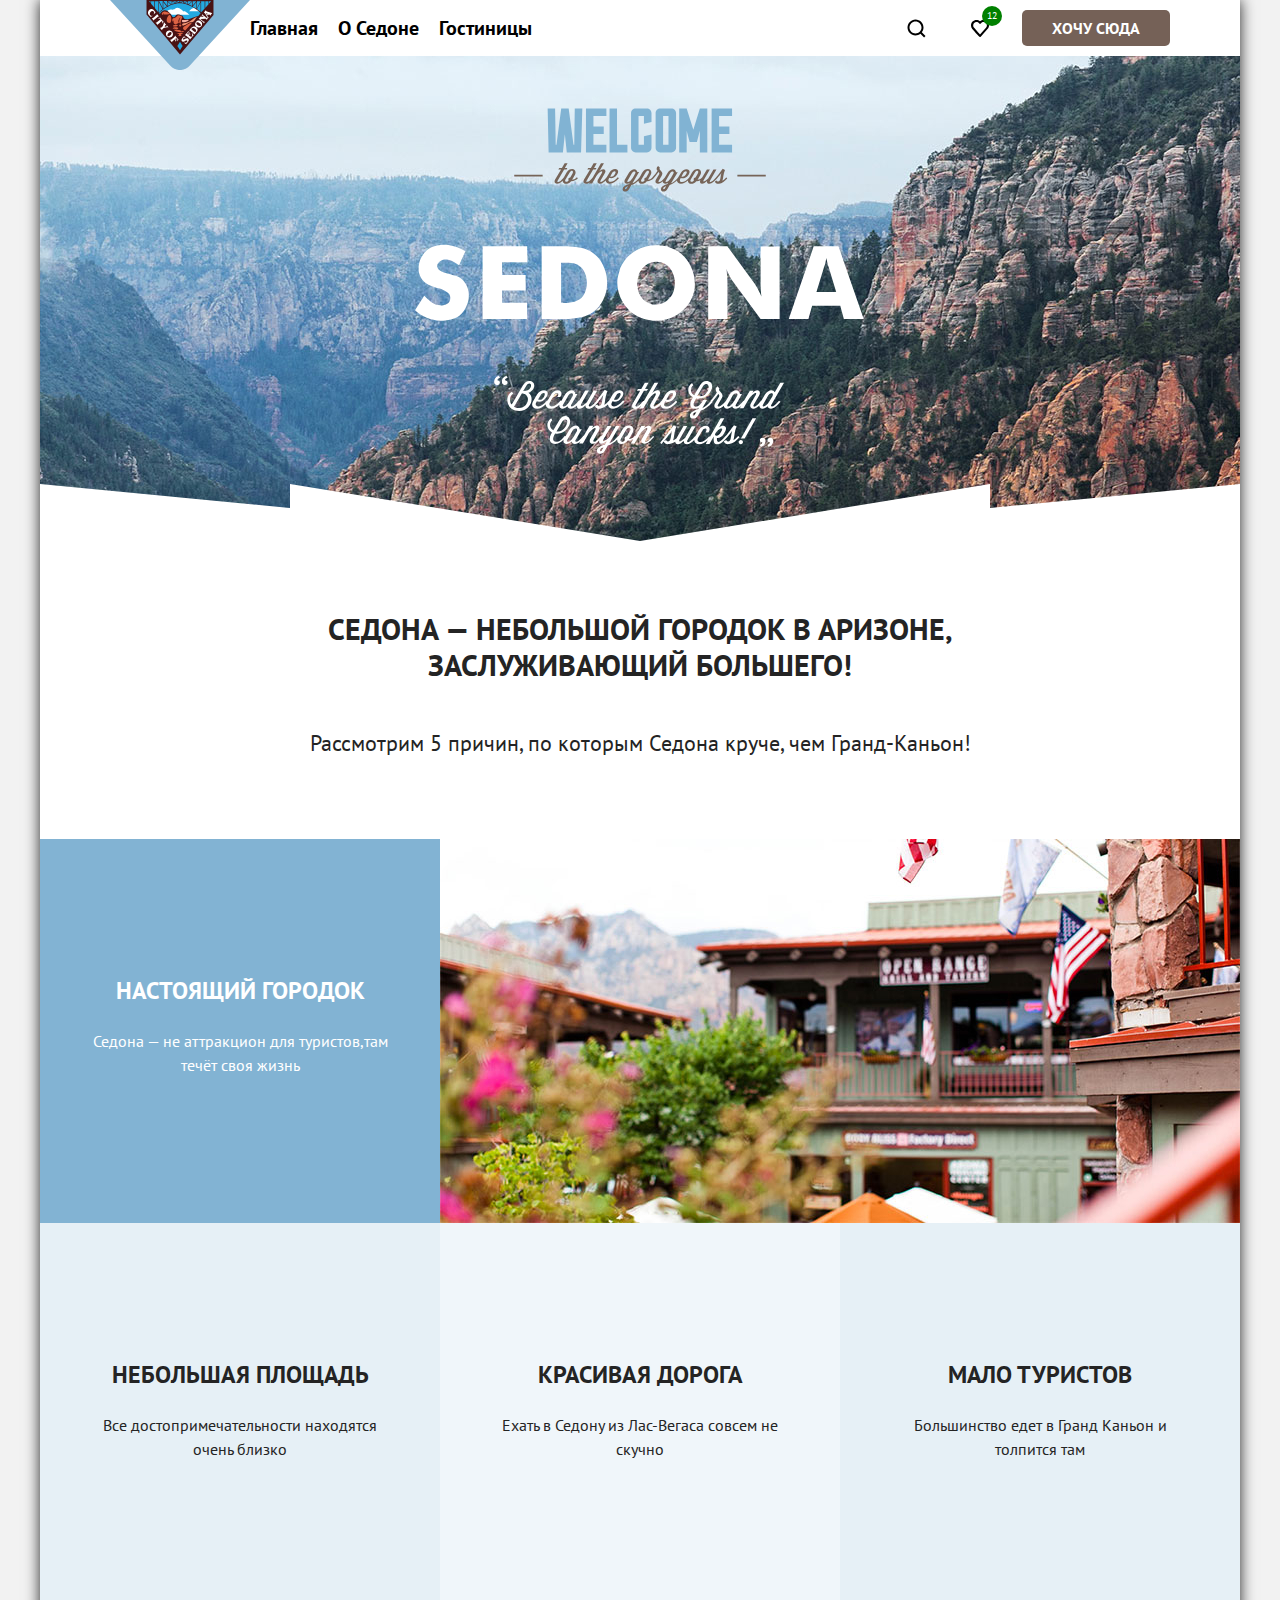
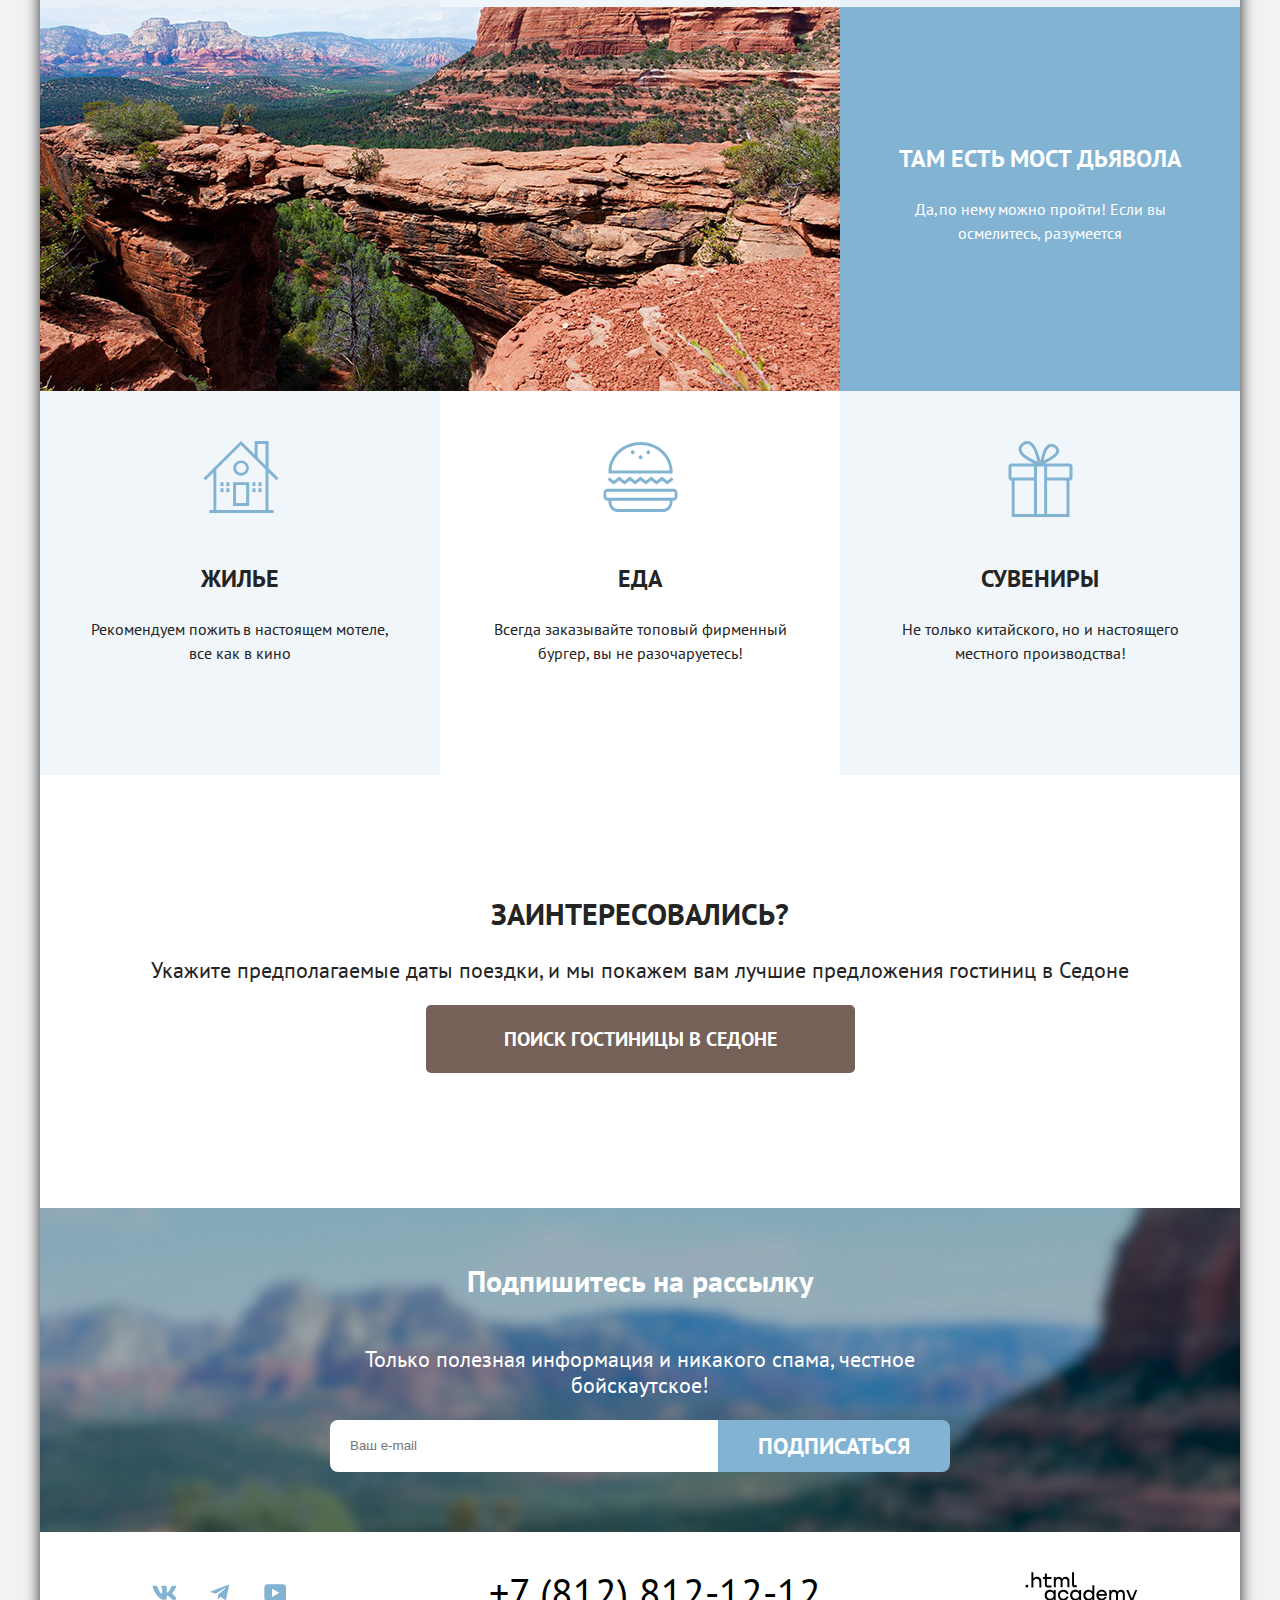
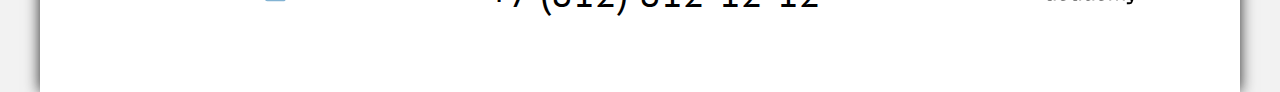
<file: index.html>
<!DOCTYPE html>
<html lang="ru">
  <head>
    <meta charset="utf-8">
    <title>HTML Academy: Седона</title>
    <link rel="stylesheet" href="./styles/styles.css">
    <script src="js/script.js"></script>
  </head>
  <body>
    <div class="container">
      <header class="page-header">
        <a class ="navigation-logo-link" href="index.html">
          <img class="navigation-logo" src="./images/logo.svg" width="140" height="70" alt="logo of the City of Sedona">
        </a>
        <ul class="navigation-list">
          <li class="navigation-item">
            <a class="navigation-link" href="index.html">Главная</a>
          </li>
          <li class="navigation-item">
            <a class="navigation-link" href="#">О Седоне</a>
          </li>
          <li class="navigation-item">
            <a class="navigation-link" href="catalog.html">Гостиницы</a>
          </li>
        </ul>

        <ul class="navigation-list navigation-user">
          <li class="navigation-user-item">
            <a class="navigation-user-link navigation-link-search" href="#">
              <span class="visually-hidden">Search</span>
            </a>
          </li>
          <li class="navigation-user-item">
            <a class="navigation-user-link navigation-link-favorites" href="#">
              <span class="visually-hidden">Favorites</span>
              <span class="likes-counter">12</span>
            </a>
          </li>
          <li class="navigation-user-item">
            <a class="button navigation-button-link button-brown" href="#">Хочу сюда</a>
          </li>
        </ul>
      </header>

    <main class="main-container">

      <section class="title-section">
        <h1 class="visually-hidden">Sedona</h1>
        <img class="title-image" src="./images/title.svg" width="450" height="350"
          alt="welcome to the City of Sedona">
      </section>

      <section class="advantages-header">
        <h2 class="advantages-header-title">Седона — небольшой городок в Аризоне,<br>
          заслуживающий большего!</h2>
        <p class="advantages-header-text">Рассмотрим 5 причин,
          по которым Седона круче, чем Гранд-Каньон! </p>
      </section>

      <section class="advantages">
        <h2 class="visually-hidden">Advantages</h2>
        <ul class="advantages-list">
          <li class="advantages-item-image dark-color color4">
            <div class="advantages-item">
              <h3 class="advantages-title">Настоящий городок</h3>
              <p class="advantages-text">Седона — не аттракцион для туристов,там течёт своя жизнь</p>
            </div>
            <img class="advantages1" src="./images/photos/advantages1.jpg" width="800" height="384" alt="City of Sedona">
          </li>
          <li class="advantages-item light-color2">
            <h3 class="advantages-title">Небольшая площадь</h3>
            <p class="advantages-text">Все достопримечательности находятся очень близко</p>
          </li>
          <li class="advantages-item light-color1">
            <h3 class="advantages-title">Красивая дорога</h3>
            <p class="advantages-text">Ехать в Седону из Лас-Вегаса совсем не скучно</p>
          </li>
          <li class="advantages-item light-color2">
            <h3 class="advantages-title">Мало туристов</h3>
            <p class="advantages-text">Большинство едет в Гранд Каньон и толпится там</p>
          </li>
          <li class="advantages-item-image dark-color color4">
            <img class="advantages2" src="./images/photos/advantages2.jpg" width="800" height="384" alt="bridge">
            <div class="advantages-item">
              <h3 class="advantages-title">Там есть мост дьявола</h3>
              <p class="advantages-text">Да,по нему можно пройти! Если вы осмелитесь, разумеется</p>
            </div>
          </li>
          <li class="accomodation-item house-icon light-color1">
            <h3 class="advantages-title">Жилье</h3>
            <p class="advantages-text">Рекомендуем пожить в настоящем мотеле, все как в кино</p>
          </li>
          <li class="accomodation-item hamburger-icon">
            <h3 class="advantages-title">Еда</h3>
            <p class="advantages-text">Всегда заказывайте топовый фирменный бургер,
              вы не разочаруетесь!</p>
          </li>
          <li class="accomodation-item gift-icon light-color1">
            <h3 class="advantages-title">Сувениры</h3>
            <p class="advantages-text">Не только китайского, но и настоящего местного производства!</p>
          </li>
        </ul>
      </section>

      <section class="search">
        <h2 class="search-title">Заинтересовались?</h2>
        <p class="search-text">Укажите предполагаемые даты поездки,
          и мы покажем вам лучшие предложения гостиниц в Седоне</p>
        <a class="button search-button" href="#">поиск гостиницы в седоне</a>
      </section>

      <section class="subscription">
        <h2 class="subscription-title">Подпишитесь на рассылку</h2>
        <p class="subscription-text">Только полезная информация и никакого спама, честное бойскаутское!</p>
        <form class="subscription-form" action="https://echo.htmlacademy.ru/"  method="post">
          <input class="subscription-email" type="email" name="email" placeholder="Ваш e-mail">
          <button class="button subscription-button" type="submit">Подписаться</button>
        </form>
      </section>
    </main>

    <footer class="footer">
      <section class="footer-social-media">
        <ul class="footer-social-list">
          <h2 class="visually-hidden">Social media</h2>
          <li class="footer-social-item">
            <a class="button-social vk-icon" href="https://vk.com/htmlacademy">
              <span class="visually-hidden">V Kontakte</span>
            </a>
          </li>
          <li class="footer-social-item">
            <a class="button-social telegram-icon" href="https://t.me/htmlacademy">
              <span class="visually-hidden">Telegram</span>
            </a>
          </li>
          <li class="footer-social-item">
            <a class="button-social youtube-icon" href="https://www.youtube.com/user/htmlacademyru">
              <span class="visually-hidden">YouTube</span>
            </a>
          </li>
        </ul>
      </section>

      <section class="footer-contacts">
        <h2 class="visually-hidden">Phone</h2>
        <a class="footer-contacts-phone" href="tel:+78128121212">+7 (812) 812-12-12</a>
      </section>

      <section class="footer-logo">
        <h2 class="visually-hidden">Logo of HTML Academy</h2>
        <a class="footer-logo-link" href="https://htmlacademy.ru/">
          <img class="footer-logo-item" src="./images/logo-html-academy.svg" width="115" height="33" alt="html academy">
        </a>
      </section>
    </footer>
    </div>

    <div class="modal modal-close">
      <div class="modal-content">
        <button class="button modal-close-button" type="button">
          <span class="visually-hidden">Закрыть</span>
          <svg class="close-button-icon" aria-hidden="true" focusable="false" width="15" height="15" viewBox="0 0 15 15" fill="none" xmlns="http://www.w3.org/2000/svg">
            <path
             d="M14.4905 1.78288L13.1982 0.49057L7.49048 6.19826L1.78279 0.49057L0.490479 1.78288L6.19817 7.49057L0.490479 13.1983L1.78279
             14.4906L7.49048 8.78288L13.1982 14.4906L14.4905 13.1983L8.78279 7.49057L14.4905 1.78288Z" fill="#000000"/>
          </svg>
        </button>

        <h2 class="modal-title">Поиск гостиницы в Седоне</h2>

        <form class="modal-form" action="https://echo.htmlacademy.ru/" method="post">
          <p class="control-field control-field-text">
            <label class="modal-control" for="check-in">Дата Заезда:</label>
            <span class="input-wrapper-text">
              <input class="modal-input" type="text" id="check-in" name="check-in-date" placeholder="Укажите дату"
                value="27 апреля 2020" required>
              <span class="modal-alert error">Мы не можем отправить вас в прошлое.</span>
            </span>
          </p>
          <p class="control-field control-field-text">
            <label class="modal-control" for="departure">Дата Выезда:</label>
            <span class="input-wrapper-text">
              <input class="modal-input" type="text" id="departure" name="departure-date" placeholder="Укажите дату"
                value="1 сентября 2023" required>
              <span class="modal-alert">На эти даты есть свободные номера. Пока есть.</span>
            </span>
          </p>
          <p class="control-field control-field-number">
            <label class="modal-control" for="adult"> Взрослые:</label>
            <span class="input-wrapper-number">
              <input class="modal-input" type="number" id="adult" name="adults" value="2" required>
            </span>
          </p>
          <p class="control-field control-field-number">
            <label class="modal-control" for="child"> Дети: </label>
            <span class="input-wrapper-number">
              <input class="modal-input" type="number" id="child" name="children" value="2" required>
            </span>
          </p>
          <button class="button modal-button" type="submit">Найти</button>
        </form>
      </div>
    </div>
  </body>
</html>
</file>
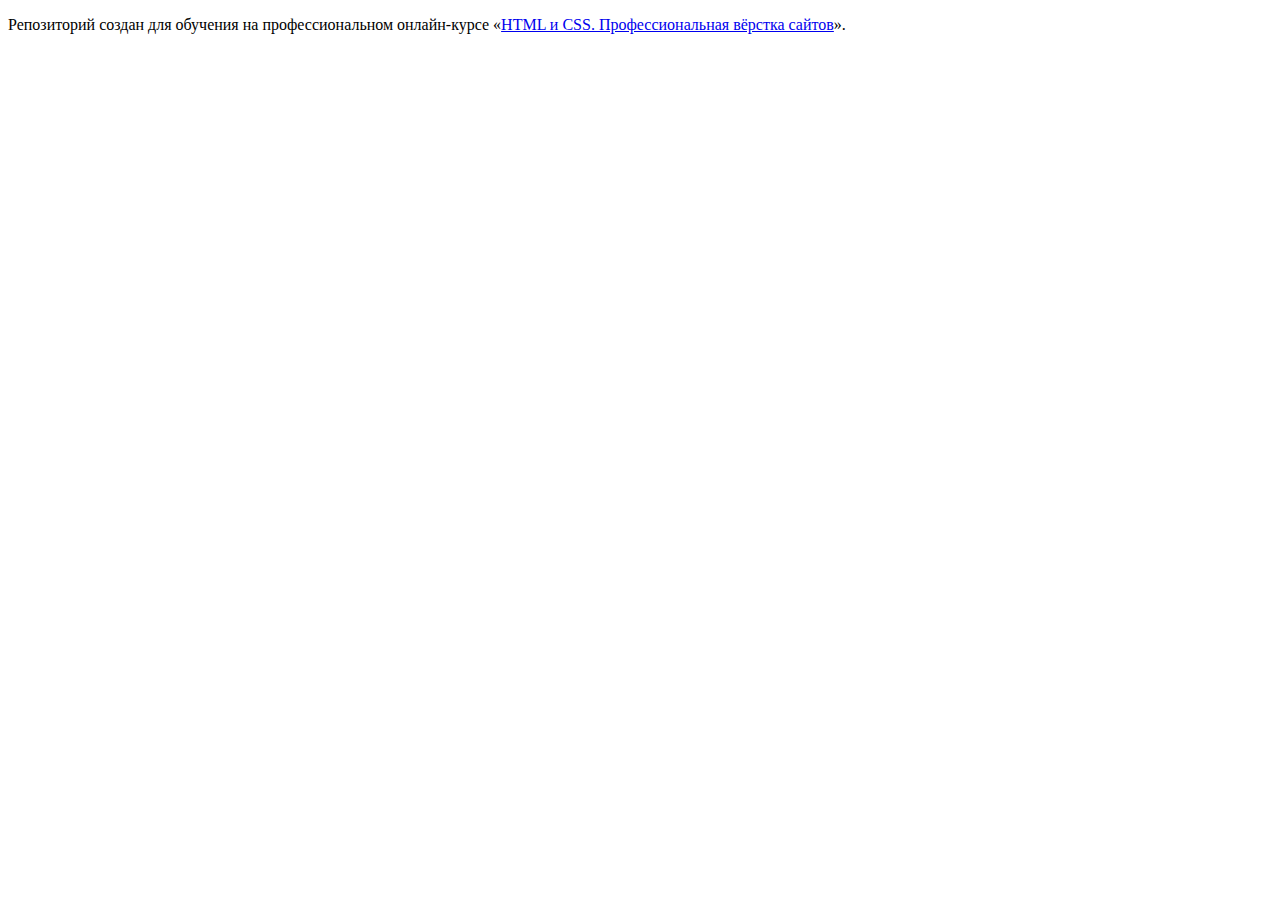
<file: 1/index.html>
<!DOCTYPE html>
<html lang="ru">
  <head>
    <meta charset="utf-8">
    <title>HTML Academy: Седона</title>
    <base href="https://htmlacademy-htmlcss.github.io/2158053-sedona-35/1/">
</head>
  <body>

    <p>Репозиторий создан для обучения на профессиональном онлайн‑курсе «<a href="https://htmlacademy.ru/intensive/htmlcss">HTML и CSS. Профессиональная вёрстка сайтов</a>».</p>

  </body>
</html>
</file>
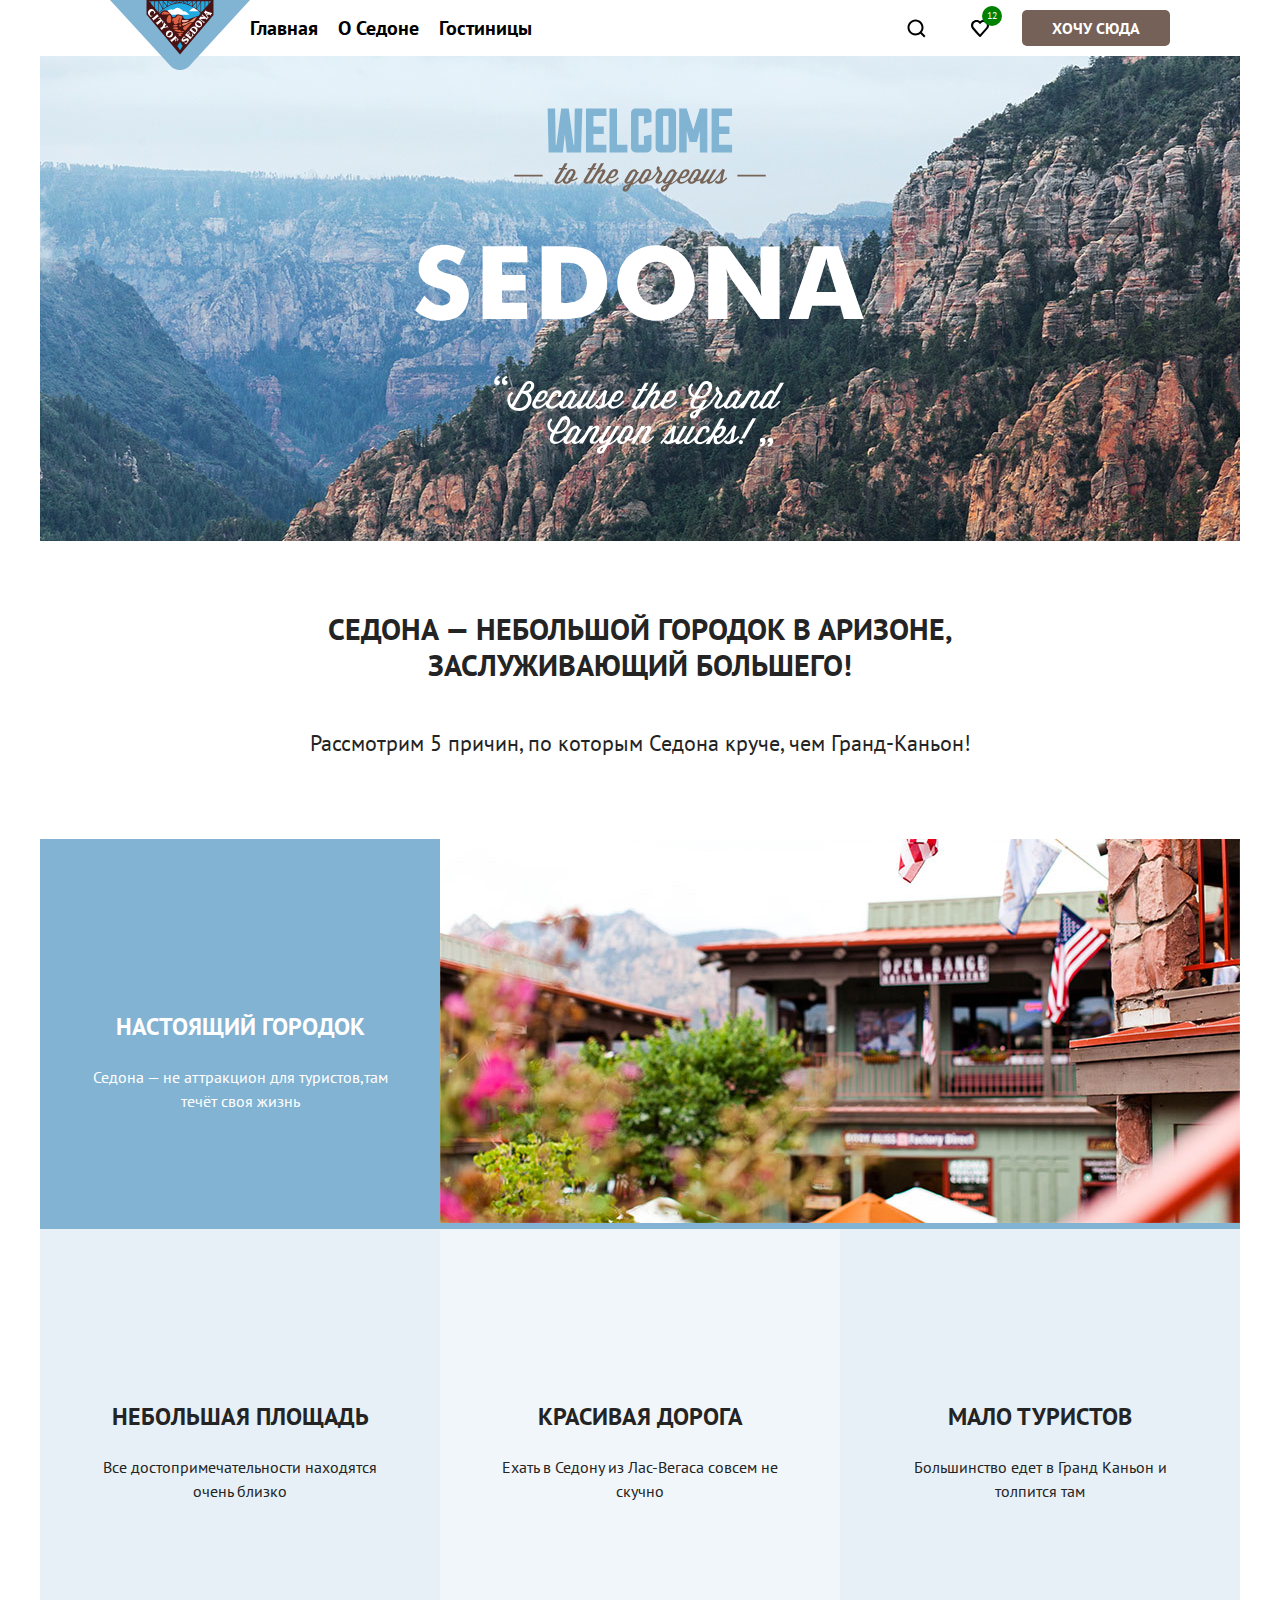
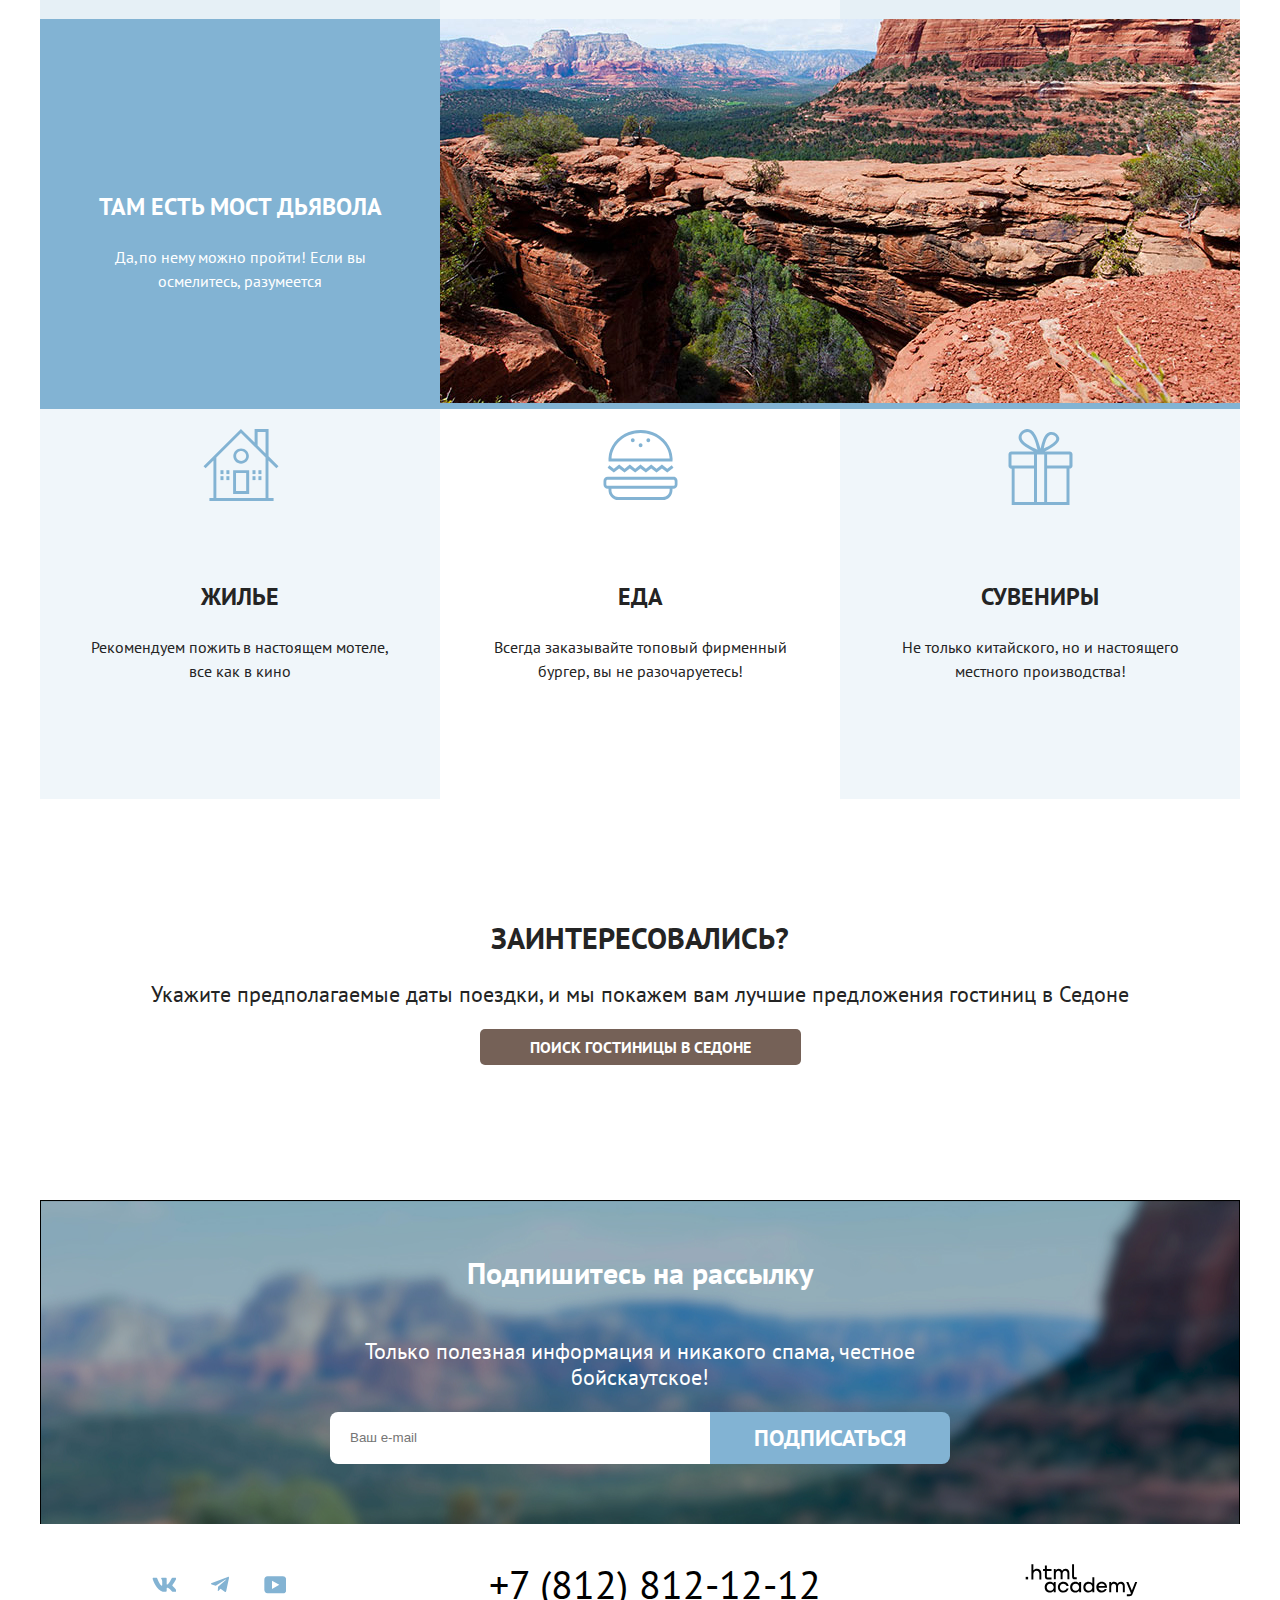
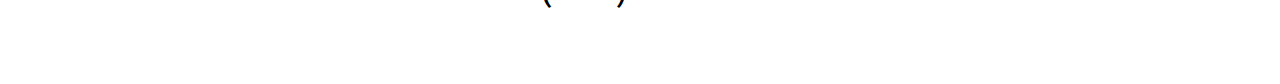
<file: 8/index.html>
<!DOCTYPE html>
<html lang="ru">
  <head>
    <meta charset="utf-8">
    <title>HTML Academy: Седона</title>
    <link rel="stylesheet" href="./styles/styles.css">
    <base href="https://htmlacademy-htmlcss.github.io/2158053-sedona-35/8/">
</head>
  <body>
    <div class="container">
      <header class="page-header">
        <a class ="navigation-logo-link" href="index.html">
          <img class="navigation-logo" src="./images/logo.svg" width="140" height="70" alt="logo of the City of Sedona">
        </a>
        <ul class="navigation-list">
          <li class="navigation-item">
            <a class="navigation-link" href="index.html">Главная</a>
          </li>
          <li class="navigation-item">
            <a class="navigation-link" href="#">О Седоне</a>
          </li>
          <li class="navigation-item">
            <a class="navigation-link" href="catalog.html">Гостиницы</a>
          </li>
        </ul>

        <ul class="navigation-list navigation-user">
          <li class="navigation-user-item">
            <a class="navigation-user-link navigation-link-search" href="#">
              <span class="visually-hidden">Search</span>
            </a>
          </li>
          <li class="navigation-user-item">
            <a class="navigation-user-link navigation-link-favorites" href="#">
              <span class="visually-hidden">Favorites</span>
              <span class="likes-counter">12</span>
            </a>
          </li>
          <li class="navigation-user-item">
            <a class="button navigation-button-link button-brown" href="#">Хочу сюда</a>
          </li>
        </ul>
      </header>

    <main class="main-container">

      <section class="title-section">
        <h1 class="visually-hidden">Sedona</h1>
        <img class="title-image" src="./images/title.svg" width="450" height="350"
          alt="welcome to the City of Sedona">
      </section>

      <section class="advantages-header">
        <h2 class="advantages-header-title">Седона — небольшой городок в Аризоне,<br>
          заслуживающий большего!</h2>
        <p class="advantages-header-text">Рассмотрим 5 причин,
          по которым Седона круче, чем Гранд-Каньон! </p>
      </section>

      <section class="advantages">
        <h2 class="visually-hidden">Advantages</h2>
        <ul class="advantages-list">
          <li class="advantages-item-image dark-color color4">
            <div class="advantages-item">
              <h3 class="advantages-title">Настоящий городок</h3>
              <p class="advantages-text">Седона — не аттракцион для туристов,там течёт своя жизнь</p>
            </div>
            <img class="advantages1" src="./images/photos/advantages1.jpg" width="800" height="384" alt="City of Sedona">
          </li>
          <li class="advantages-item light-color2">
            <h3 class="advantages-title">Небольшая площадь</h3>
            <p class="advantages-text">Все достопримечательности находятся очень близко</p>
          </li>
          <li class="advantages-item light-color1">
            <h3 class="advantages-title">Красивая дорога</h3>
            <p class="advantages-text">Ехать в Седону из Лас-Вегаса совсем не скучно</p>
          </li>
          <li class="advantages-item light-color2">
            <h3 class="advantages-title">Мало туристов</h3>
            <p class="advantages-text">Большинство едет в Гранд Каньон и толпится там</p>
          </li>
          <li class="advantages-item-image dark-color color4">
            <div class="advantages-item">
              <h3 class="advantages-title">Там есть мост дьявола</h3>
              <p class="advantages-text">Да,по нему можно пройти! Если вы осмелитесь, разумеется</p>
            </div>
            <img class="advantages2" src="./images/photos/advantages2.jpg" width="800" height="384" alt="bridge">
          </li>
          <li class="advantages-item house-icon light-color1">
            <h3 class="advantages-title">Жилье</h3>
            <p class="advantages-text">Рекомендуем пожить в настоящем мотеле, все как в кино</p>
          </li>
          <li class="advantages-item hamburger-icon">
            <h3 class="advantages-title">Еда</h3>
            <p class="advantages-text">Всегда заказывайте топовый фирменный бургер,
              вы не разочаруетесь!</p>
          </li>
          <li class="advantages-item gift-icon light-color1">
            <h3 class="advantages-title">Сувениры</h3>
            <p class="advantages-text">Не только китайского, но и настоящего местного производства!</p>
          </li>
        </ul>
      </section>

      <section class="search">
        <h2 class="search-title">Заинтересовались?</h2>
        <p class="search-text">Укажите предполагаемые даты поездки,
          и мы покажем вам лучшие предложения гостиниц в Седоне</p>
        <a class="button button-search-link" href="#">поиск гостиницы в седоне</a>
      </section>

      <section class="subscription">
        <h2 class="subscription-title">Подпишитесь на рассылку</h2>
        <p class="subscription-text">Только полезная информация и никакого спама, честное бойскаутское!</p>
        <form class="subscription-form" action="https://echo.htmlacademy.ru/"  method="post">
          <input class="subscription-email" type="email" name="email" placeholder="Ваш e-mail">
          <button class="button subscription-button" type="submit">Подписаться</button>
        </form>
      </section>
    </main>

    <footer class="footer">
      <section class="footer-social-media">
        <ul class="footer-social-list">
          <h2 class="visually-hidden">Social media</h2>
          <li class="footer-social-item">
            <a class="button-social vk-icon" href="https://vk.com/htmlacademy">
              <span class="visually-hidden">V Kontakte</span>
            </a>
          </li>
          <li class="footer-social-item">
            <a class="button-social telegram-icon" href="https://t.me/htmlacademy">
              <span class="visually-hidden">Telegram</span>
            </a>
          </li>
          <li class="footer-social-item">
            <a class="button-social youtube-icon" href="https://www.youtube.com/user/htmlacademyru">
              <span class="visually-hidden">YouTube</span>
            </a>
          </li>
        </ul>
      </section>

      <section class="footer-contacts">
        <h2 class="visually-hidden">Phone</h2>
        <a class="footer-contacts-phone" href="tel:+78128121212">+7 (812) 812-12-12</a>
      </section>

      <section class="footer-logo">
        <h2 class="visually-hidden">Logo of HTML Academy</h2>
        <a class="footer-logo-link" href="https://htmlacademy.ru/">
          <img class="footer-logo-item" src="./images/logo-html-academy.svg" width="115" height="33" alt="html academy">
        </a>
      </section>
    </footer>
    </div>
  </body>
</html>
</file>
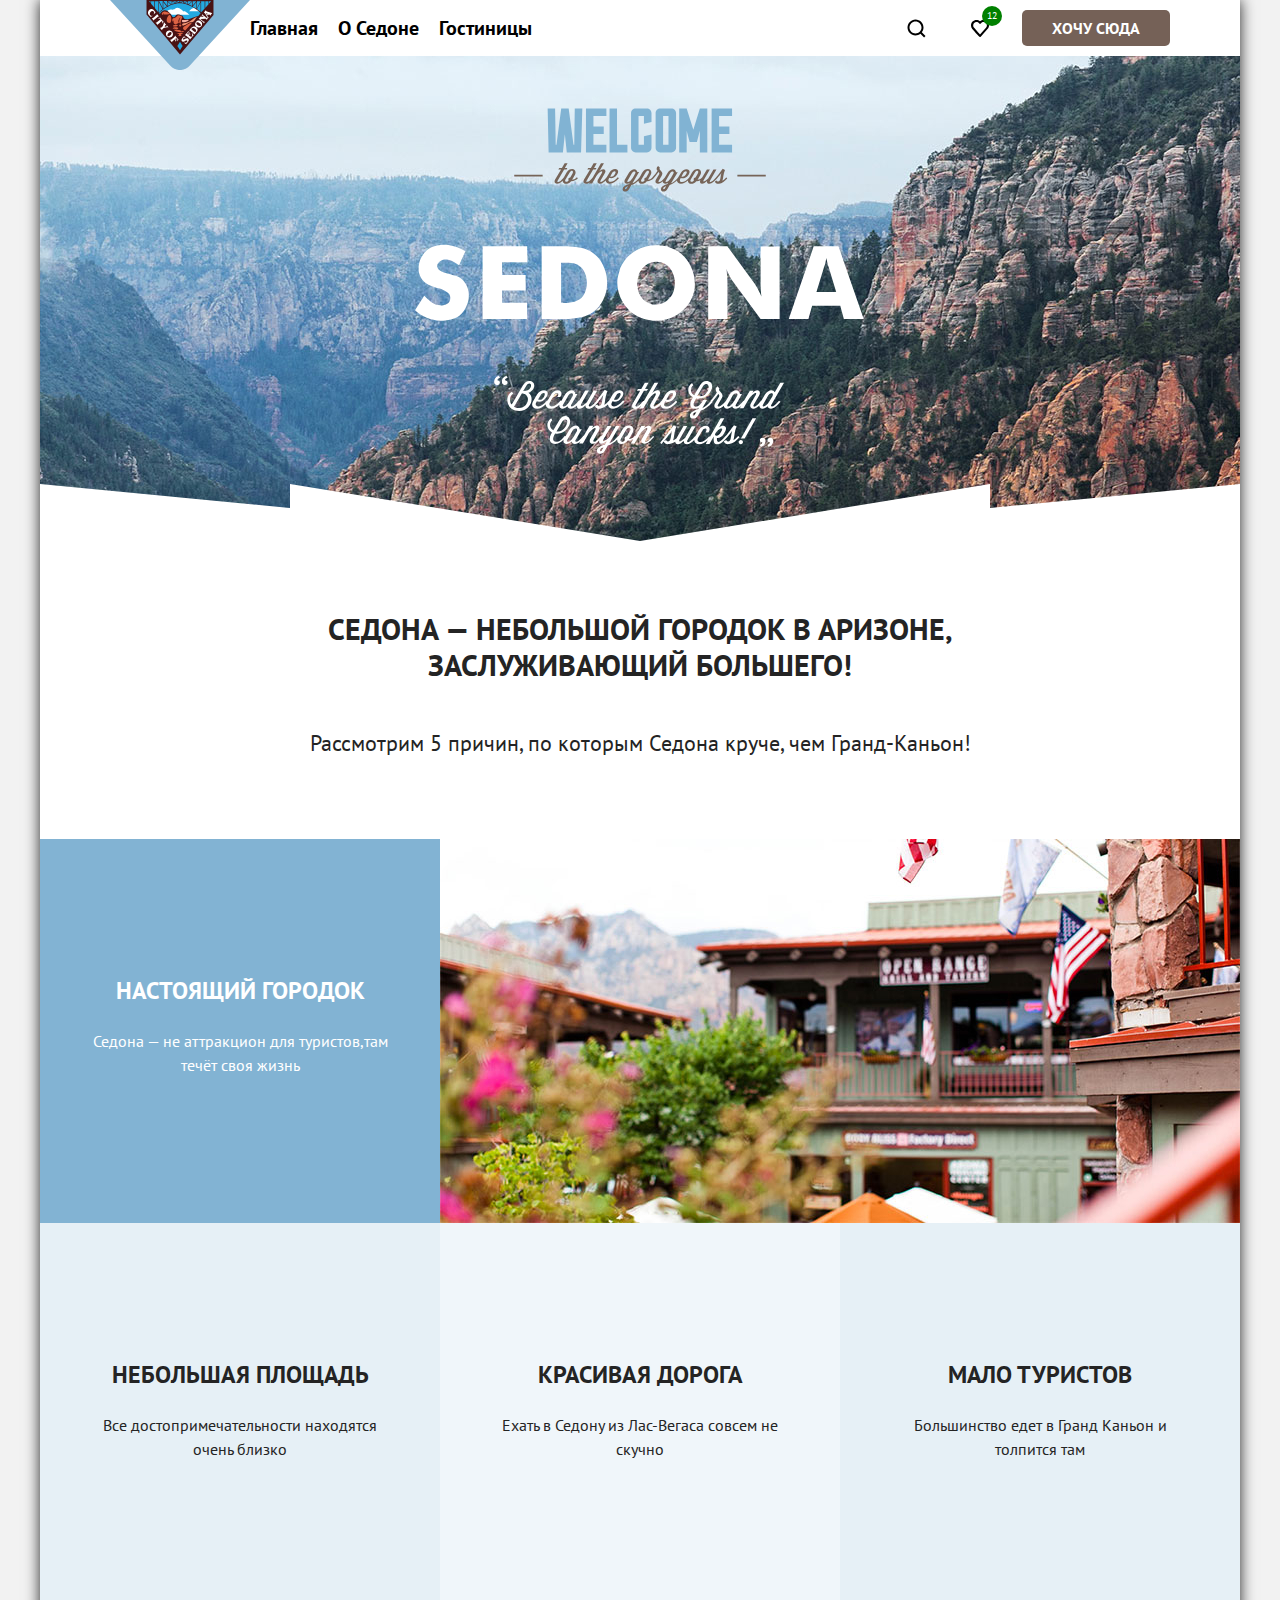
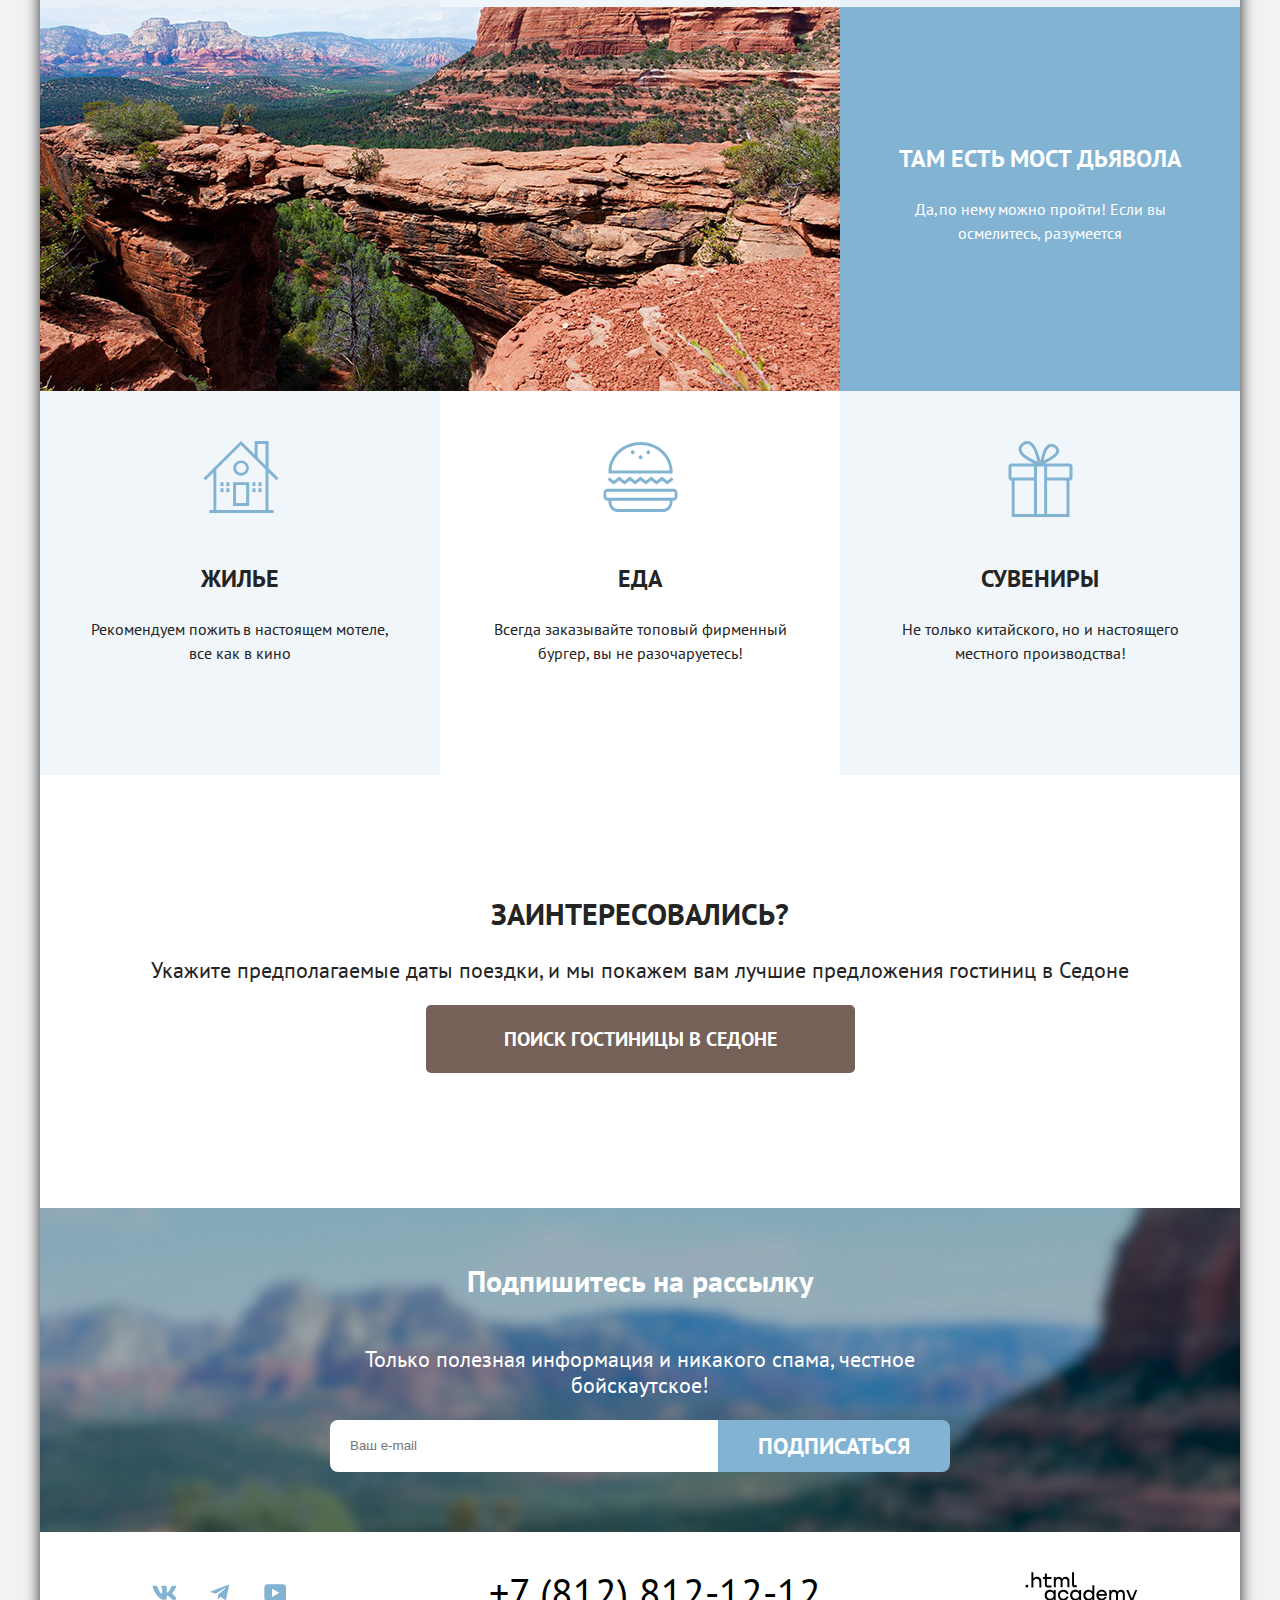
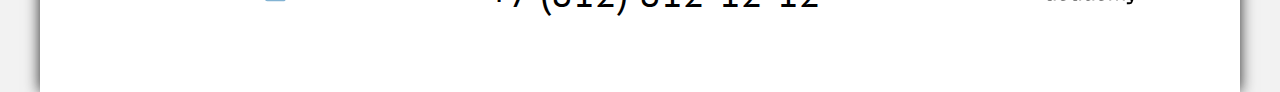
<file: 9/index.html>
<!DOCTYPE html>
<html lang="ru">
  <head>
    <meta charset="utf-8">
    <title>HTML Academy: Седона</title>
    <link rel="stylesheet" href="./styles/styles.css">
    <script src="js/script.js"></script>
    <base href="https://htmlacademy-htmlcss.github.io/2158053-sedona-35/9/">
</head>
  <body>
    <div class="container">
      <header class="page-header">
        <a class ="navigation-logo-link" href="index.html">
          <img class="navigation-logo" src="./images/logo.svg" width="140" height="70" alt="logo of the City of Sedona">
        </a>
        <ul class="navigation-list">
          <li class="navigation-item">
            <a class="navigation-link" href="index.html">Главная</a>
          </li>
          <li class="navigation-item">
            <a class="navigation-link" href="#">О Седоне</a>
          </li>
          <li class="navigation-item">
            <a class="navigation-link" href="catalog.html">Гостиницы</a>
          </li>
        </ul>

        <ul class="navigation-list navigation-user">
          <li class="navigation-user-item">
            <a class="navigation-user-link navigation-link-search" href="#">
              <span class="visually-hidden">Search</span>
            </a>
          </li>
          <li class="navigation-user-item">
            <a class="navigation-user-link navigation-link-favorites" href="#">
              <span class="visually-hidden">Favorites</span>
              <span class="likes-counter">12</span>
            </a>
          </li>
          <li class="navigation-user-item">
            <a class="button navigation-button-link button-brown" href="#">Хочу сюда</a>
          </li>
        </ul>
      </header>

    <main class="main-container">

      <section class="title-section">
        <h1 class="visually-hidden">Sedona</h1>
        <img class="title-image" src="./images/title.svg" width="450" height="350"
          alt="welcome to the City of Sedona">
      </section>

      <section class="advantages-header">
        <h2 class="advantages-header-title">Седона — небольшой городок в Аризоне,<br>
          заслуживающий большего!</h2>
        <p class="advantages-header-text">Рассмотрим 5 причин,
          по которым Седона круче, чем Гранд-Каньон! </p>
      </section>

      <section class="advantages">
        <h2 class="visually-hidden">Advantages</h2>
        <ul class="advantages-list">
          <li class="advantages-item-image dark-color color4">
            <div class="advantages-item">
              <h3 class="advantages-title">Настоящий городок</h3>
              <p class="advantages-text">Седона — не аттракцион для туристов,там течёт своя жизнь</p>
            </div>
            <img class="advantages1" src="./images/photos/advantages1.jpg" width="800" height="384" alt="City of Sedona">
          </li>
          <li class="advantages-item light-color2">
            <h3 class="advantages-title">Небольшая площадь</h3>
            <p class="advantages-text">Все достопримечательности находятся очень близко</p>
          </li>
          <li class="advantages-item light-color1">
            <h3 class="advantages-title">Красивая дорога</h3>
            <p class="advantages-text">Ехать в Седону из Лас-Вегаса совсем не скучно</p>
          </li>
          <li class="advantages-item light-color2">
            <h3 class="advantages-title">Мало туристов</h3>
            <p class="advantages-text">Большинство едет в Гранд Каньон и толпится там</p>
          </li>
          <li class="advantages-item-image dark-color color4">
            <img class="advantages2" src="./images/photos/advantages2.jpg" width="800" height="384" alt="bridge">
            <div class="advantages-item">
              <h3 class="advantages-title">Там есть мост дьявола</h3>
              <p class="advantages-text">Да,по нему можно пройти! Если вы осмелитесь, разумеется</p>
            </div>
          </li>
          <li class="accomodation-item house-icon light-color1">
            <h3 class="advantages-title">Жилье</h3>
            <p class="advantages-text">Рекомендуем пожить в настоящем мотеле, все как в кино</p>
          </li>
          <li class="accomodation-item hamburger-icon">
            <h3 class="advantages-title">Еда</h3>
            <p class="advantages-text">Всегда заказывайте топовый фирменный бургер,
              вы не разочаруетесь!</p>
          </li>
          <li class="accomodation-item gift-icon light-color1">
            <h3 class="advantages-title">Сувениры</h3>
            <p class="advantages-text">Не только китайского, но и настоящего местного производства!</p>
          </li>
        </ul>
      </section>

      <section class="search">
        <h2 class="search-title">Заинтересовались?</h2>
        <p class="search-text">Укажите предполагаемые даты поездки,
          и мы покажем вам лучшие предложения гостиниц в Седоне</p>
        <a class="button search-button" href="#">поиск гостиницы в седоне</a>
      </section>

      <section class="subscription">
        <h2 class="subscription-title">Подпишитесь на рассылку</h2>
        <p class="subscription-text">Только полезная информация и никакого спама, честное бойскаутское!</p>
        <form class="subscription-form" action="https://echo.htmlacademy.ru/"  method="post">
          <input class="subscription-email" type="email" name="email" placeholder="Ваш e-mail">
          <button class="button subscription-button" type="submit">Подписаться</button>
        </form>
      </section>
    </main>

    <footer class="footer">
      <section class="footer-social-media">
        <ul class="footer-social-list">
          <h2 class="visually-hidden">Social media</h2>
          <li class="footer-social-item">
            <a class="button-social vk-icon" href="https://vk.com/htmlacademy">
              <span class="visually-hidden">V Kontakte</span>
            </a>
          </li>
          <li class="footer-social-item">
            <a class="button-social telegram-icon" href="https://t.me/htmlacademy">
              <span class="visually-hidden">Telegram</span>
            </a>
          </li>
          <li class="footer-social-item">
            <a class="button-social youtube-icon" href="https://www.youtube.com/user/htmlacademyru">
              <span class="visually-hidden">YouTube</span>
            </a>
          </li>
        </ul>
      </section>

      <section class="footer-contacts">
        <h2 class="visually-hidden">Phone</h2>
        <a class="footer-contacts-phone" href="tel:+78128121212">+7 (812) 812-12-12</a>
      </section>

      <section class="footer-logo">
        <h2 class="visually-hidden">Logo of HTML Academy</h2>
        <a class="footer-logo-link" href="https://htmlacademy.ru/">
          <img class="footer-logo-item" src="./images/logo-html-academy.svg" width="115" height="33" alt="html academy">
        </a>
      </section>
    </footer>
    </div>

    <div class="modal modal-close">
      <div class="modal-content">
        <button class="button modal-close-button" type="button">
          <span class="visually-hidden">Закрыть</span>
          <svg class="close-button-icon" aria-hidden="true" focusable="false" width="15" height="15" viewBox="0 0 15 15" fill="none" xmlns="http://www.w3.org/2000/svg">
            <path
             d="M14.4905 1.78288L13.1982 0.49057L7.49048 6.19826L1.78279 0.49057L0.490479 1.78288L6.19817 7.49057L0.490479 13.1983L1.78279
             14.4906L7.49048 8.78288L13.1982 14.4906L14.4905 13.1983L8.78279 7.49057L14.4905 1.78288Z" fill="#000000"/>
          </svg>
        </button>

        <h2 class="modal-title">Поиск гостиницы в Седоне</h2>

        <form class="modal-form" action="https://echo.htmlacademy.ru/" method="post">
          <p class="control-field control-field-text">
            <label class="modal-control" for="check-in">Дата Заезда:</label>
            <span class="input-wrapper-text">
              <input class="modal-input" type="text" id="check-in" name="check-in-date" placeholder="Укажите дату"
                value="27 апреля 2020" required>
              <span class="modal-alert error">Мы не можем отправить вас в прошлое.</span>
            </span>
          </p>
          <p class="control-field control-field-text">
            <label class="modal-control" for="departure">Дата Выезда:</label>
            <span class="input-wrapper-text">
              <input class="modal-input" type="text" id="departure" name="departure-date" placeholder="Укажите дату"
                value="1 сентября 2023" required>
              <span class="modal-alert">На эти даты есть свободные номера. Пока есть.</span>
            </span>
          </p>
          <p class="control-field control-field-number">
            <label class="modal-control" for="adult"> Взрослые:</label>
            <span class="input-wrapper-number">
              <input class="modal-input" type="number" id="adult" name="adults" value="2" required>
            </span>
          </p>
          <p class="control-field control-field-number">
            <label class="modal-control" for="child"> Дети: </label>
            <span class="input-wrapper-number">
              <input class="modal-input" type="number" id="child" name="children" value="2" required>
            </span>
          </p>
          <button class="button modal-button" type="submit">Найти</button>
        </form>
      </div>
    </div>
  </body>
</html>
</file>
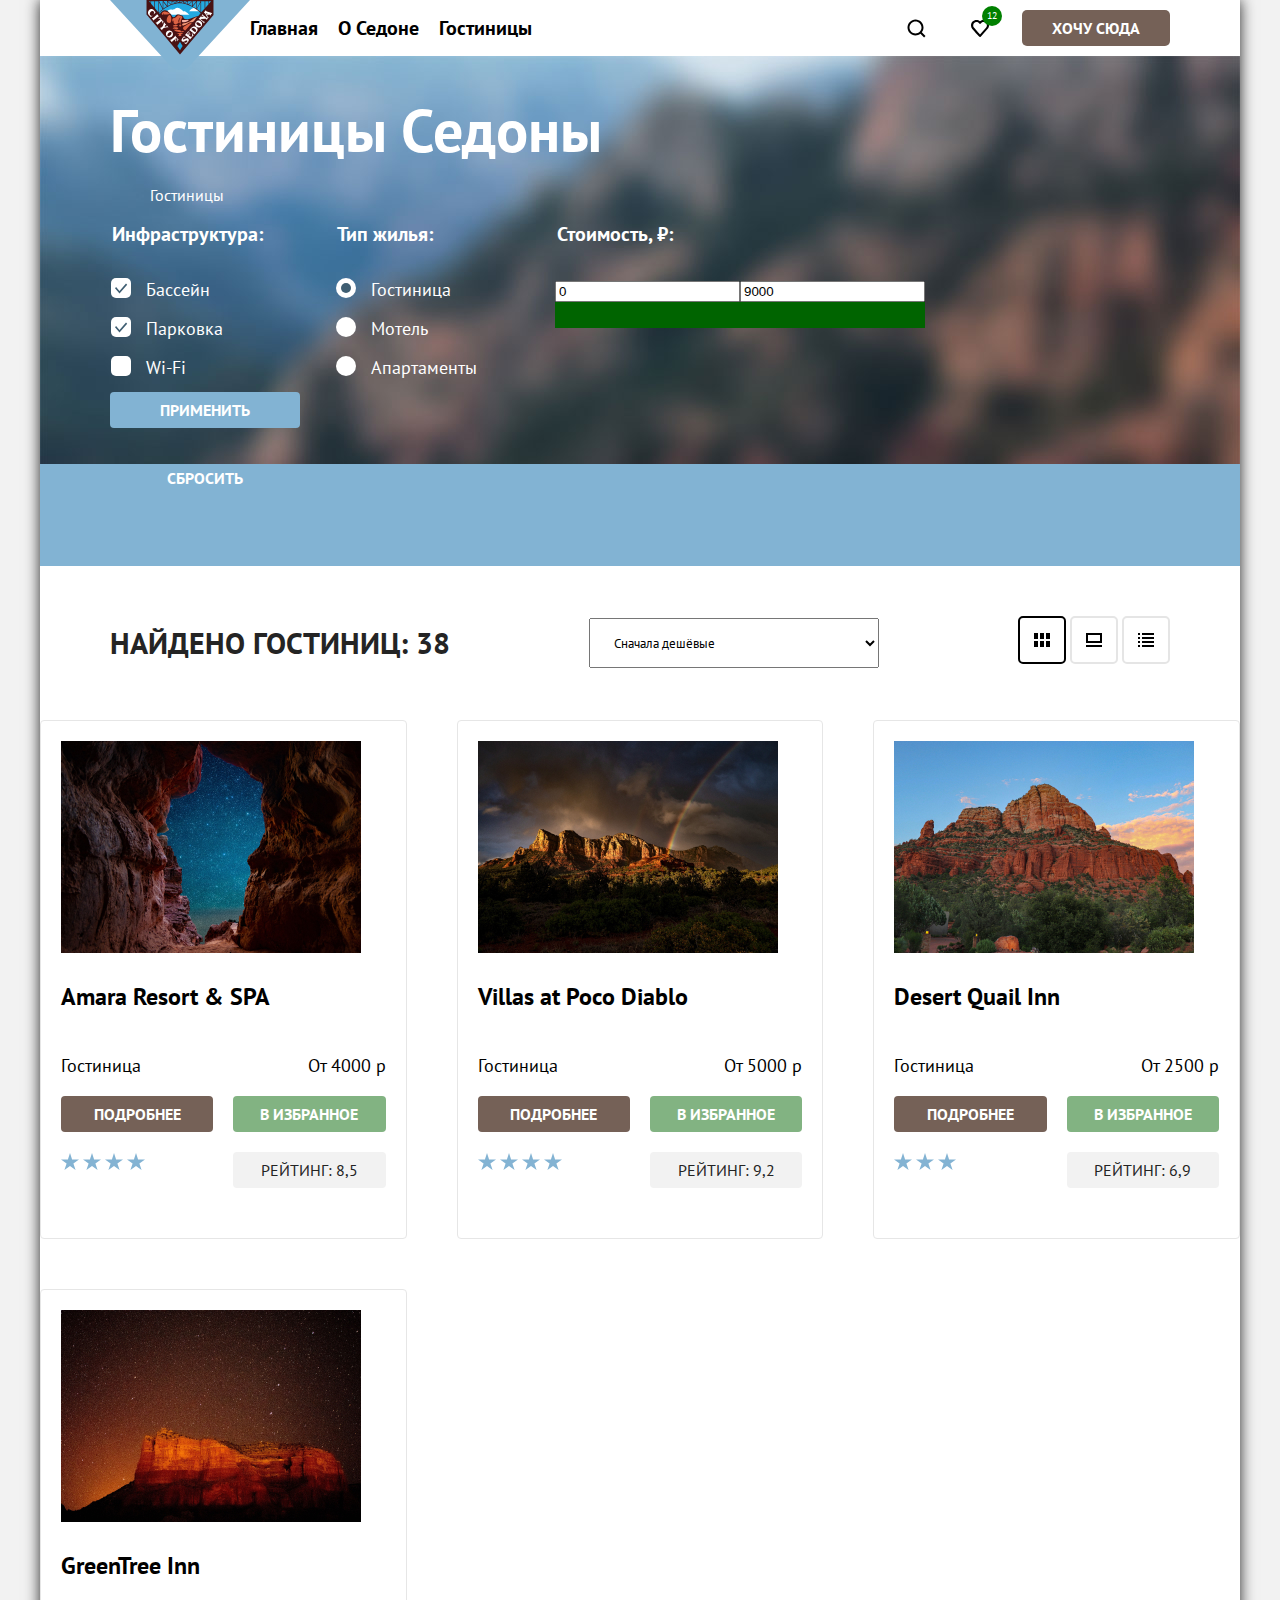
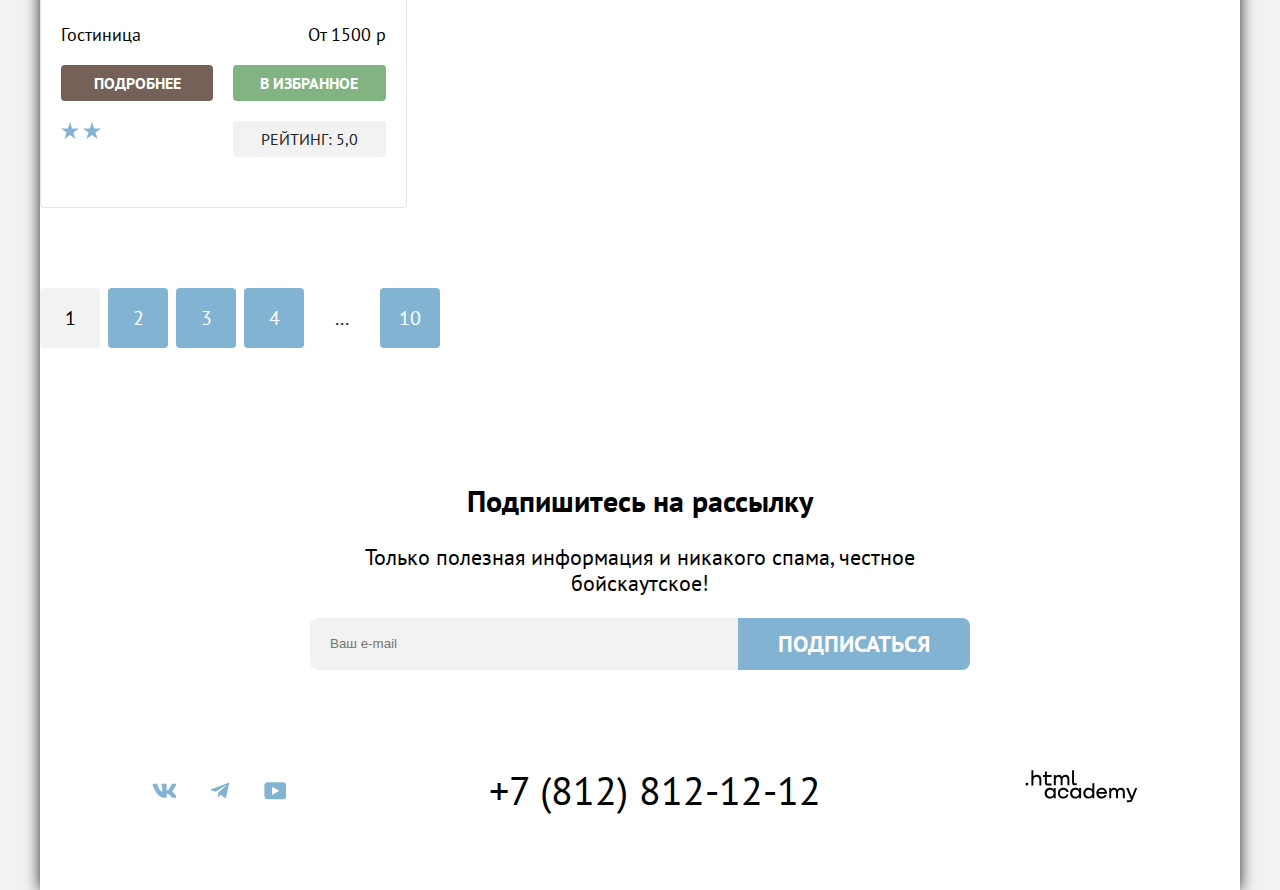
<file: catalog.html>
<!DOCTYPE html>
<html lang="ru">
  <head>
    <meta charset="utf-8">
    <title>Каталог</title>
    <link rel="stylesheet" href="./styles/styles.css">
  </head>
  <body>
  <div class="container">
      <header class="page-header">
        <a class ="navigation-logo-link" href="index.html">
          <img class="navigation-logo" src="./images/logo.svg" width="140" height="70" alt="logo of the City of Sedona">
        </a>
        <ul class="navigation-list">
          <li class="navigation-item">
            <a class="navigation-link" href="index.html">Главная</a>
          </li>
          <li class="navigation-item">
            <a class="navigation-link" href="#">О Седоне</a>
          </li>
          <li class="navigation-item">
            <a class="navigation-link" href="catalog.html">Гостиницы</a>
          </li>
        </ul>

        <ul class="navigation-list navigation-user">
          <li class="navigation-user-item">
            <a class="navigation-user-link navigation-link-search" href="#">
              <span class="visually-hidden">Search</span>
            </a>
          </li>
          <li class="navigation-user-item">
            <a class="navigation-user-link navigation-link-favorites" href="#">
              <span class="visually-hidden">Favorites</span>
              <span class="likes-counter">12</span>
            </a>
          </li>
          <li class="navigation-user-item">
            <a class="button navigation-button-link button-brown" href="#">Хочу сюда</a>
          </li>
        </ul>
      </header>
  <main>
    <div class="filter-wrapper">
    <header class="main-header">
        <h1 class="catalog-title">Гостиницы Седоны</h1>
        <ul class="breadcrumbs">
          <li class="breadcrumbs-item">
            <a class="breadcrumbs-link breadcrumbs-link-home" href="index.html">
              <span class="visually-hidden">Главная</span>
            </a>
          </li>
          <li class="breadcrumbs-item">
            <a class="breadcrumbs-link">Гостиницы</a>
          </li>
        </ul>
    </header>

    <section class="filter">
        <h2 class="visually-hidden">Filter</h2>
        <form class="filter-form" action="https://echo.htmlacademy.ru/" method="post">
          <fieldset class="filter-services">
            <legend class="control-title">Инфраструктура:</legend>
            <div class="control-wrapper">
              <input class="control-input visually-hidden" type="checkbox" name="pool" id="pool" checked>
              <label class="control" for="pool">Бассейн</label>

              <input class="control-input visually-hidden" type="checkbox" name="parking" id="parking" checked>
              <label class="control" for="parking">Парковка</label>

              <input class="control-input visually-hidden" type="checkbox" name="wifi" id="wifi">
              <label class="control" for="wifi">Wi-Fi</label>
            </div>
          </fieldset>

          <fieldset class="filter-housing">
            <legend class="control-title">Тип жилья:</legend>
            <div class="control-wrapper">
                <input class="control-input visually-hidden" type="radio" name="housing" value="hotel" id="hotel" checked>
                <label class="control" for="hotel">Гостиница</label>


                <input class="control-input visually-hidden" type="radio" name="housing" value="motel" id="motel">
                <label class="control" for="motel">Мотель</label>

                <input class="control-input visually-hidden" type="radio" name="housing" value="apartments" id="apartments">
                <label class="control" for="apartments">Апартаменты</label>
            </div>
          </fieldset>

          <fieldset class="filter-price">
            <legend class="control-title">Стоимость, ₽:</legend>
            <div class="control-price-wrapper">
              <label class="control-price-label">
                <input class="control-price min-price" type="number" name="min-price" value="0">
              </label>
              <label class="control-price-label">
                <input class="control-price max-price" type="number" name="max-price" value="9000">
              </label>
            </div>
            <div class="range-slider">
              <div class="range-bar">
                <button class="button range-toggle range-toggle-left" type="button"></button>
                <button class="button range-toggle range-toggle-right" type="button"></button>
              </div>
            </div>
          </fieldset>

          <div class="filter-button-wrapper">
            <button class="button filter-button" type="submit">Применить</button>
            <button class="button filter-button reset-button" type="reset">Сбросить</button>
          </div>
        </form>
    </section>
    </div>

    <section class="catalog-housing">
        <header class="catalog-header">
          <h2 class="visually-hidden">Список гостиниц</h2>
          <p class="catalog-results">Найдено гостиниц: 38</p>
          <select class="cards-sort" aria-label="Сортировка">
            <option value="popular">Сначала популярное</option>
            <option value="cheap" selected>Сначала дешёвые</option>
            <option value="expensive">Сначала дорогие</option>
          </select>
          <div class="cards-display">
            <a class="display-button display-button-current" href="#">
              <span class="visually-hidden">table</span>
            </a>
            <a class="display-button" href="#">
              <span class="visually-hidden">slideshow</span>
            </a>
            <a class="display-button" href="#">
              <span class="visually-hidden">list</span>
            </a>
          </div>
        </header>

        <div class="cards-wrapper">
          <article class="card">
              <a class="card-link" href="#">
                <img class="card-image" src="./images/photos/catalog1.jpg" width="300" height="212" alt="canyon">
                <h3 class="card-title">Amara Resort & SPA</h3>
              </a>
              <span class="card-type">Гостиница</span>
              <span class="card-price">От 4000 р</span>
              <a class="button button-detailes" href="#">подробнее</a>
              <a class="button button-favorites" href="#">в избранное</a>
              <span class="stars">
                <img class="star" src="images/icons/star-icon.svg" alt="" width="18" height="17">
                <img class="star" src="images/icons/star-icon.svg" alt="" width="18" height="17">
                <img class="star" src="images/icons/star-icon.svg" alt="" width="18" height="17">
                <img class="star" src="images/icons/star-icon.svg" alt="" width="18" height="17">
                <span class="visually-hidden">4 звезды</span>
              </span>
              <span class="rating">Рейтинг: 8,5</span>
          </article>
          <article class="card">
            <a class="card-link" href="#">
              <img class="card-image" src="./images/photos/catalog2.jpg" width="300" height="212" alt="mountains">
              <h3 class="card-title">Villas at Poco Diablo</h3>
            </a>
            <span class="card-type">Гостиница</span>
            <span class="card-price">От 5000 р</span>
            <a class="button button-detailes" href="#">подробнее</a>
            <a class="button button-favorites" href="#">в избранное</a>
            <span class="stars">
              <img class="star" src="images/icons/star-icon.svg" alt="" width="18" height="17">
              <img class="star" src="images/icons/star-icon.svg" alt="" width="18" height="17">
              <img class="star" src="images/icons/star-icon.svg" alt="" width="18" height="17">
              <img class="star" src="images/icons/star-icon.svg" alt="" width="18" height="17">
              <span class="visually-hidden">4 звезды</span>
            </span>
            <span class="rating">Рейтинг: 9,2</span>
          </article>
          <article class="card">
            <a class="card-link" href="#">
              <img class="card-image" src="./images/photos/catalog3.jpg" width="300" height="212" alt="mountains">
              <h3 class="card-title">Desert Quail Inn</h3>
            </a>
            <span class="card-type">Гостиница</span>
            <span class="card-price">От 2500 р</span>
            <a class="button button-detailes" href="#">подробнее</a>
            <a class="button button-favorites" href="#">в избранное</a>
            <span class="stars">
              <img class="star" src="images/icons/star-icon.svg" alt="" width="18" height="17">
              <img class="star" src="images/icons/star-icon.svg" alt="" width="18" height="17">
              <img class="star" src="images/icons/star-icon.svg" alt="" width="18" height="17">
              <span class="visually-hidden">3 звезды</span>
            </span>
            <span class="rating">Рейтинг: 6,9</span>
          </article>
          <article class="card">
            <a class="card-link" href="#">
              <img class="card-image" src="./images/photos/catalog4.jpg" width="300" height="212" alt="night sky">
              <h3 class="card-title">GreenTree Inn</h3>
            </a>
            <span class="card-type">Гостиница</span>
            <span class="card-price">От 1500 р</span>
            <a class="button button-detailes" href="#">подробнее</a>
            <a class="button button-favorites" href="#">в избранное</a>
            <span class="stars">
              <img class="star" src="images/icons/star-icon.svg" alt="" width="18" height="17">
              <img class="star" src="images/icons/star-icon.svg" alt="" width="18" height="17">
              <span class="visually-hidden">2 звезды</span>
            </span>
            <span class="rating">Рейтинг: 5,0</span>
          </article>
        </div>


        <div class="pagination">
          <a class="pagination-link pagination-link-current" href="#">1</a>
          <a class="pagination-link" href="#">2</a>
          <a class="pagination-link" href="#">3</a>
          <a class="pagination-link" href="#">4</a>
          <span class="pagination-spacing">...</span>
          <a class="pagination-link" href="#">10</a>
        </div>
      </section>

    </section>

    <section class="subscription-catalog">
      <h2 class="subscription-title-catalog">Подпишитесь на рассылку</h2>
      <p class="subscription-text-catalog">Только полезная информация и никакого спама, честное бойскаутское!</p>
      <form class="subscription-form" action="https://echo.htmlacademy.ru/"  method="post">
        <input class="subscription-email-catalog" type="email" name="email" placeholder="Ваш e-mail">
        <button class="button subscription-button" type="submit">Подписаться</button>
      </form>
    </section>
  </main>


  <footer class="footer">
    <section class="footer-social-media">
      <ul class="footer-social-list">
        <h2 class="visually-hidden">Social media</h2>
        <li class="footer-social-item">
          <a class="button-social vk-icon" href="https://vk.com/htmlacademy">
            <span class="visually-hidden">V Kontakte</span>
          </a>
        </li>
        <li class="footer-social-item">
          <a class="button-social telegram-icon" href="https://t.me/htmlacademy">
            <span class="visually-hidden">Telegram</span>
          </a>
        </li>
        <li class="footer-social-item">
          <a class="button-social youtube-icon" href="https://www.youtube.com/user/htmlacademyru">
            <span class="visually-hidden">YouTube</span>
          </a>
        </li>
      </ul>
    </section>

    <section class="footer-contacts">
      <h2 class="visually-hidden">Phone</h2>
      <a class="footer-contacts-phone" href="tel:+78128121212">+7 (812) 812-12-12</a>
    </section>

    <section class="footer-logo">
      <h2 class="visually-hidden">Logo of HTML Academy</h2>
      <a class="footer-logo-link" href="https://htmlacademy.ru/">
        <img class="footer-logo-item" src="./images/logo-html-academy.svg" width="115" height="33" alt="html academy">
      </a>
    </section>
  </footer>
  </div>
  </body>
</html>
</file>
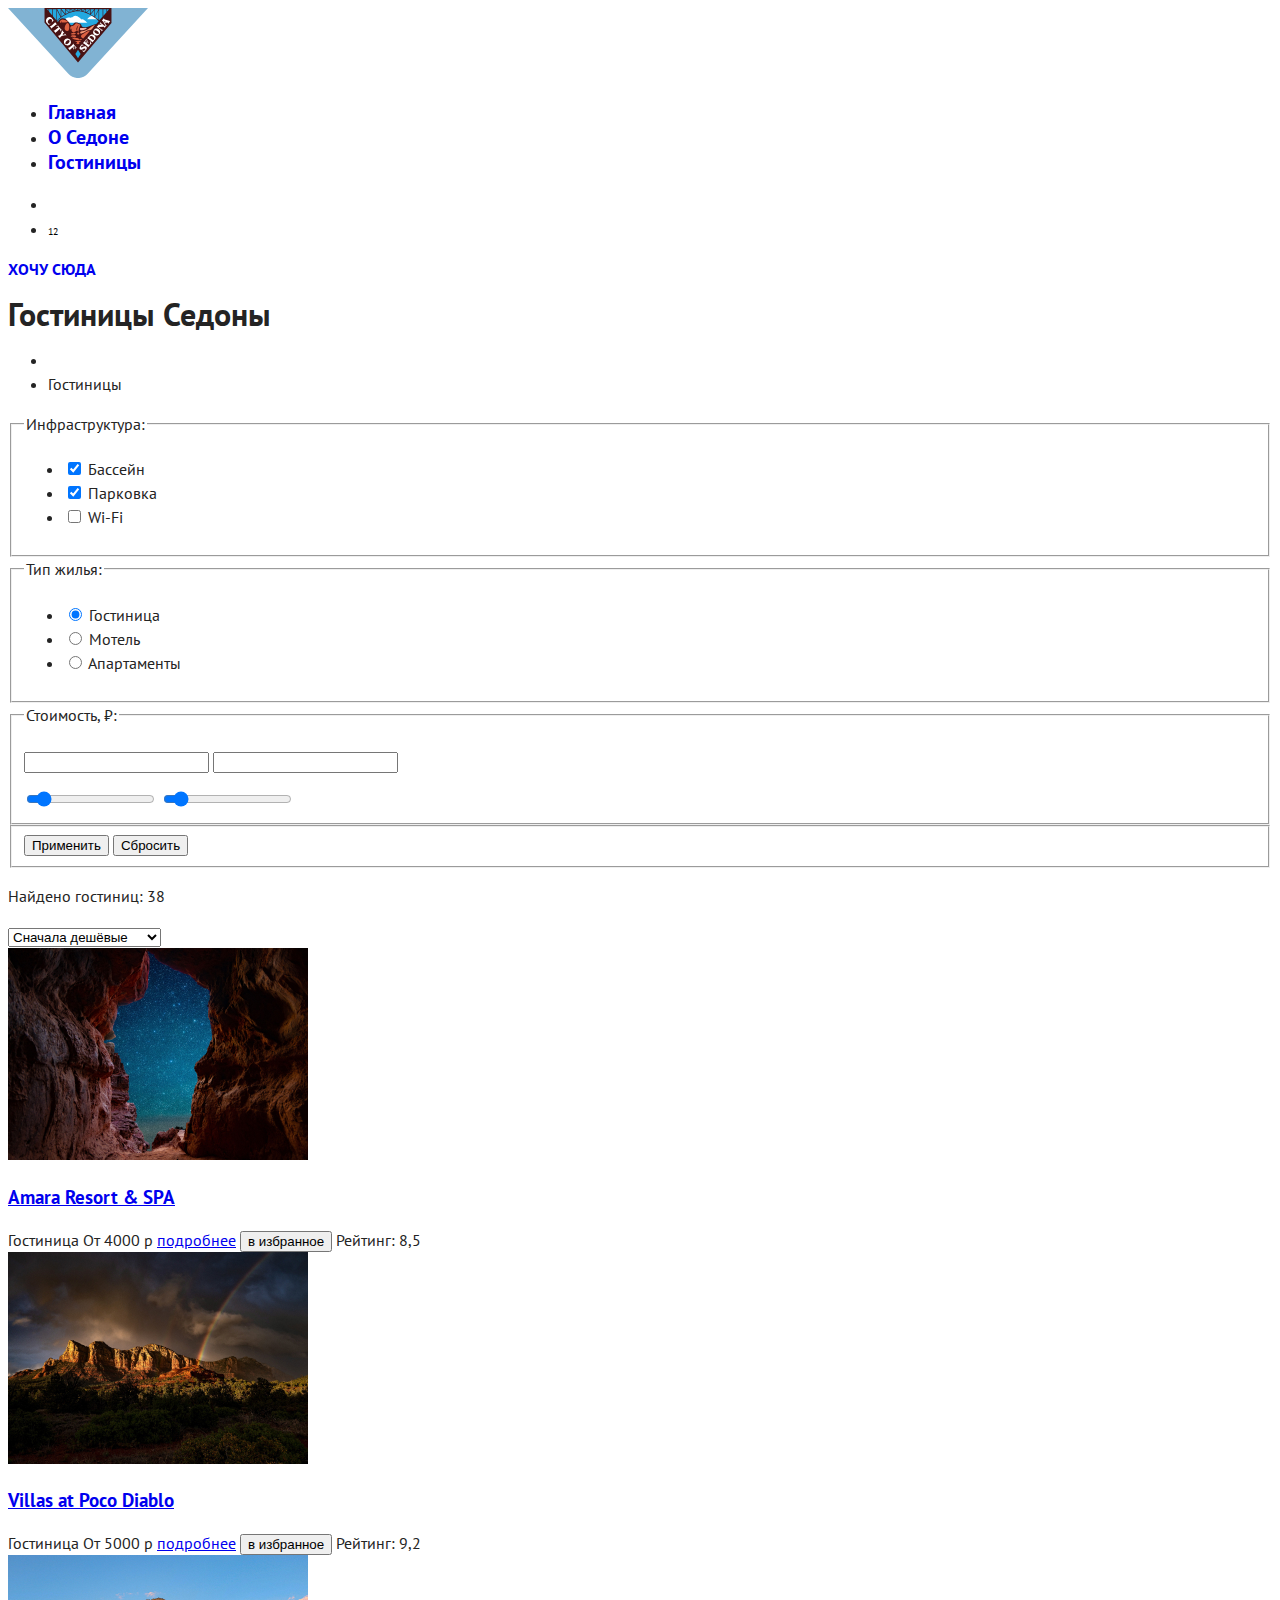
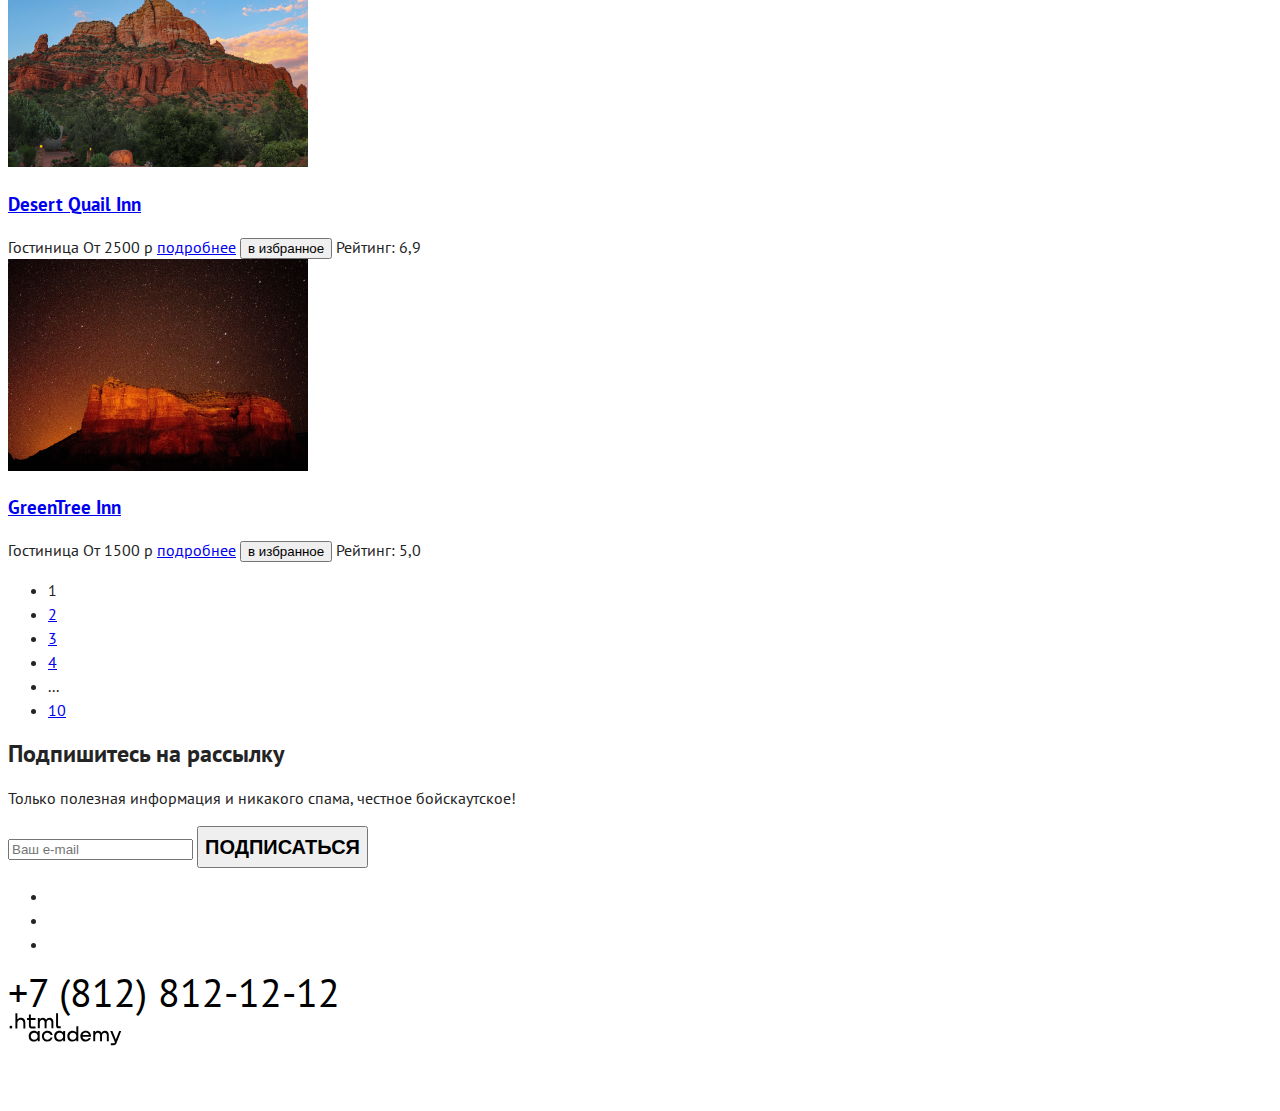
<file: 6/catalog.html>
<!DOCTYPE html>
<html lang="ru">
  <head>
    <meta charset="utf-8">
    <title>Каталог</title>
    <link rel="stylesheet" href="./styles/styles.css">
    <base href="https://htmlacademy-htmlcss.github.io/2158053-sedona-35/6/">
</head>
  <body>
    <header class="page-header">
      <nav class="navigation">
        <a class ="navigation-logo-link" href="index.html">
          <img class="navigation-logo" src="./images/logo.svg" width="140" height="70" alt="logo of the City of Sedona">
        </a>
        <ul class="navigation-list">
          <li class="navigation-item">
            <a class="navigation-link" href="index.html">Главная</a>
          </li>
          <li class="navigation-item">
            <a class="navigation-link" href="#">О Седоне</a>
          </li>
          <li class="navigation-item">
            <a class="navigation-link" href="catalog.html">Гостиницы</a>
          </li>
        </ul>
      </nav>
      <ul class="navigation-user">
        <li class="navigation-user-item">
          <a class="navigation-link" href="#">
            <span class="visually-hidden">Search</span>
          </a>
        </li>
        <li class="'navigation-user-item">
          <a class="navigation-link" href="#">
            <span class="visually-hidden">Favorites</span>
            <span class="likes-counter">12</span>
          </a>
        </li>
      </ul>
      <a class="button navigation-button-link" href="#">Хочу сюда</a>
    </nav>
  </header>

  <main>
    <header class="main-header">
        <h1 class="main-title">Гостиницы Седоны</h1>
        <ul class="breadcrumbs">
          <li class="breadcrumbs-item">
            <a class="breadcrumbs-link" href="index.html">
              <span class="visually-hidden">Главная</span>
            </a>
          </li>
          <li class="breadcrumbs-item">
            <a class="breadcrumbs-link">Гостиницы</a>
          </li>
        </ul>
    </header>

    <section class="filter">
        <h2 class="visually-hidden">Filter</h2>
        <form class="filter-form" action="https://echo.htmlacademy.ru/" method="post">
          <fieldset class="filter-group">
            <legend class="filter-title">Инфраструктура:</legend>
            <ul class="filter-list">
              <li class="filter-item">
                <input class="filter-checkbox" type="checkbox" name="pool" id="pool" checked>
                <label class="filter-label" for="pool">Бассейн</label>
              </li>
              <li class="filter-item">
                <input class="filter-checkbox" type="checkbox" name="parking" id="parking" checked>
                <label class="filter-label" for="parking">Парковка</label>
              </li>
              <li class="filter-item">
                <input class="filter-checkbox" type="checkbox" name="wifi" id="wifi">
                <label class="filter-label" for="wifi">Wi-Fi</label>
              </li>
            </ul>
          </fieldset>

          <fieldset class="filter-group">
            <legend class="filter-title">Тип жилья:</legend>
            <ul class="filter-list">
              <li class="filter-item">
                <input class="filter-radio" type="radio" name="housing" value="hotel" id="hotel" checked>
                <label class="filter-label" for="hotel">Гостиница</label>
              </li>
              <li class="filter-item">
                <input class="filter-radio" type="radio" name="housing" value="motel" id="motel">
                <label class="filter-label" for="motel">Мотель</label>
              </li>
              <li class="filter-item">
                <input class="filter-radio" type="radio" name="housing" value="apartments" id="apartments">
                <label class="filter-label" for="apartments">Апартаменты</label>
              </li>
            </ul>
          </fieldset>

          <fieldset class="filter-group">
            <legend class="filter-title">Стоимость, ₽:</legend>
            <p class="filter-costs">
              <input type="number" name="cost-min" id="cost-min">
              <input type="number" name="cost-max" id="cost-max">
            </p>
            <div class="filter-costs-range">
               <input class="filter-cost" type="range" min="0" max="10000" value="900" id="slider-1">
               <input class="filter-cost" type="range" min="0" max="10000" value="900" id="slider-2">
            </div>
          </fieldset>

          <fieldset class="filter-group">
            <button class="filter-btn-submit" type="submit">Применить</button>
            <button class="filter-btn-reset" type="submit">Сбросить</button>
          </fieldset>
        </form>
    </section>

    <section class="catalog-housing">
        <header class="catalog-header">
          <h2 class="visually-hidden">Список гостиниц</h2>
          <p class="catalog-results">Найдено гостиниц: 38</p>
          <select class="select-control" aria-label="Сортировка">
            <option value="popular">Сначала популярное</option>
            <option value="cheap" selected>Сначала дешёвые</option>
            <option value="expensive">Сначала дорогие</option>
          </select>
          <a class="button-table" href="#">
            <span class="visually-hidden">table</span>
          </a>
          <a class="button-slideshow" href="#">
            <span class="visually-hidden">slideshow</span>
          </a>
          <a class="button-list" href="#">
            <span class="visually-hidden">list</span>
          </a>
        </header>
        <section class="catalog-card-list">
          <article class="catalog-card-item">
              <a class="catalog-card-link" href="#">
                <img class="catalog-card-image" src="./images/photos/catalog1.jpg" width="300" height="212" alt="canyon">
                <h3 class="catalog-card-title">Amara Resort & SPA</h3>
              </a>
              <span class="catalog-card-type">Гостиница</span>
              <span class="catalog-card-price">От 4000 р</span>
              <a class="catalog-btn-detail" href="#">подробнее</a>
              <button class="button catalog-btn-favorites" >в избранное</button>
              <span class="catalog-rating">Рейтинг: 8,5</span>
          </article>
          <article class="catalog-card-item">
            <a class="catalog-card-link" href="#">
              <img class="catalog-card-image" src="./images/photos/catalog2.jpg" width="300" height="212" alt="mountains">
              <h3 class="catalog-card-title">Villas at Poco Diablo</h3>
            </a>
            <span class="catalog-card-type">Гостиница</span>
            <span class="catalog-card-price">От 5000 р</span>
            <a class="catalog-card-btn-detail" href="#">подробнее</a>
            <button class="catalog-btn-favorites" >в избранное</button>
            <span class="catalog-rating">Рейтинг: 9,2</span>
          </article>
          <article class="catalog-card-item">
            <a class="catalog-card-link" href="#">
              <img class="catalog-card-image" src="./images/photos/catalog3.jpg" width="300" height="212" alt="mountains">
              <h3 class="catalog-card-title">Desert Quail Inn</h3>
            </a>
            <span class="catalog-card-type">Гостиница</span>
            <span class="catalog-card-price">От 2500 р</span>
            <a class="catalog-card-btn-detail" href="#">подробнее</a>
            <button class="button catalog-btn-favorites" >в избранное</button>
            <span class="catalog-rating">Рейтинг: 6,9</span>
          </article>
          <article class="product-card-item">
            <a class="product-card-link" href="#">
              <img class="product-card-image" src="./images/photos/catalog4.jpg" width="300" height="212" alt="night sky">
              <h3 class="product-card-title">GreenTree Inn</h3>
            </a>
            <span class="product-card-type">Гостиница</span>
            <span class="product-card-price">От 1500 р</span>
            <a class="catalog-card-btn-detail" href="#">подробнее</a>
            <button class="button catalog-btn-favorites" >в избранное</button>
            <span class="catalog-rating">Рейтинг: 5,0</span>
          </article>
        </section>

        <ul class="pagination">
          <li class="pagination-item">
            <a class="paginagion-link pagination-current">1</a>
          </li>
          <li class="pagination-item">
            <a class="paginagion-link" href="#">2</a>
          </li>
          <li class="pagination-item">
            <a class="paginagion-link" href="#">3</a>
          </li>
          <li class="pagination-item">
            <a class="paginagion-link" href="#">4</a>
          </li>
          <li class="pagination-item">
            <span class="paginagion-link">...</span>
          </li>
          <li class="pagination-item">
            <a class="paginagion-link" href="#">10</a>
          </li>
        </ul>

    </section>

    <section class="subscription">
        <h2 class="subscription-title">Подпишитесь на рассылку</h2>
        <p class="subscription-text">Только полезная информация и никакого спама, честное бойскаутское!</p>
        <form class="subscription-form" action="https://echo.htmlacademy.ru/"  method="post">
          <input class="subscription-email" type="email" name="email" placeholder="Ваш e-mail">
          <button class="button button-subscription" type="submit">Подписаться</button>
        </form>
    </section>
  </main>


  <footer class="footer">
    <section class="footer-social-media">
      <h2 class="visually-hidden">Social media</h2>
      <ul class="footer-social-list">
        <li class="footer-social-item">
          <a class="button-social" href="https://vk.com/htmlacademy">
            <span class="visually-hidden">V Kontakte</span>
          </a>
        </li>
        <li class="footer-social-item">
          <a class="button-social" href="https://t.me/htmlacademy">
            <span class="visually-hidden">Telegram</span>
          </a>
        </li>
        <li class="footer-social-item">
          <a class="button-social" href="https://www.youtube.com/user/htmlacademyru">
            <span class="visually-hidden">YouTube</span>
          </a>
        </li>
      </ul>
    </section>

    <section class="footer-contacts">
      <h2 class="visually-hidden">Phone</h2>
      <a class="footer-contacts-phone" href="tel:+78128121212">+7 (812) 812-12-12</a>
    </section>

    <section class="footer-logo">
      <h2 class="visually-hidden">Logo of HTML Academy</h2>
      <a class="footer-logo-link" href="https://htmlacademy.ru/">
        <img class="footer-logo-item" src="./images/logo-html-academy.svg" width="115" height="33" alt="html academy">
      </a>
    </section>
  </footer>
  </body>
</html>
</file>
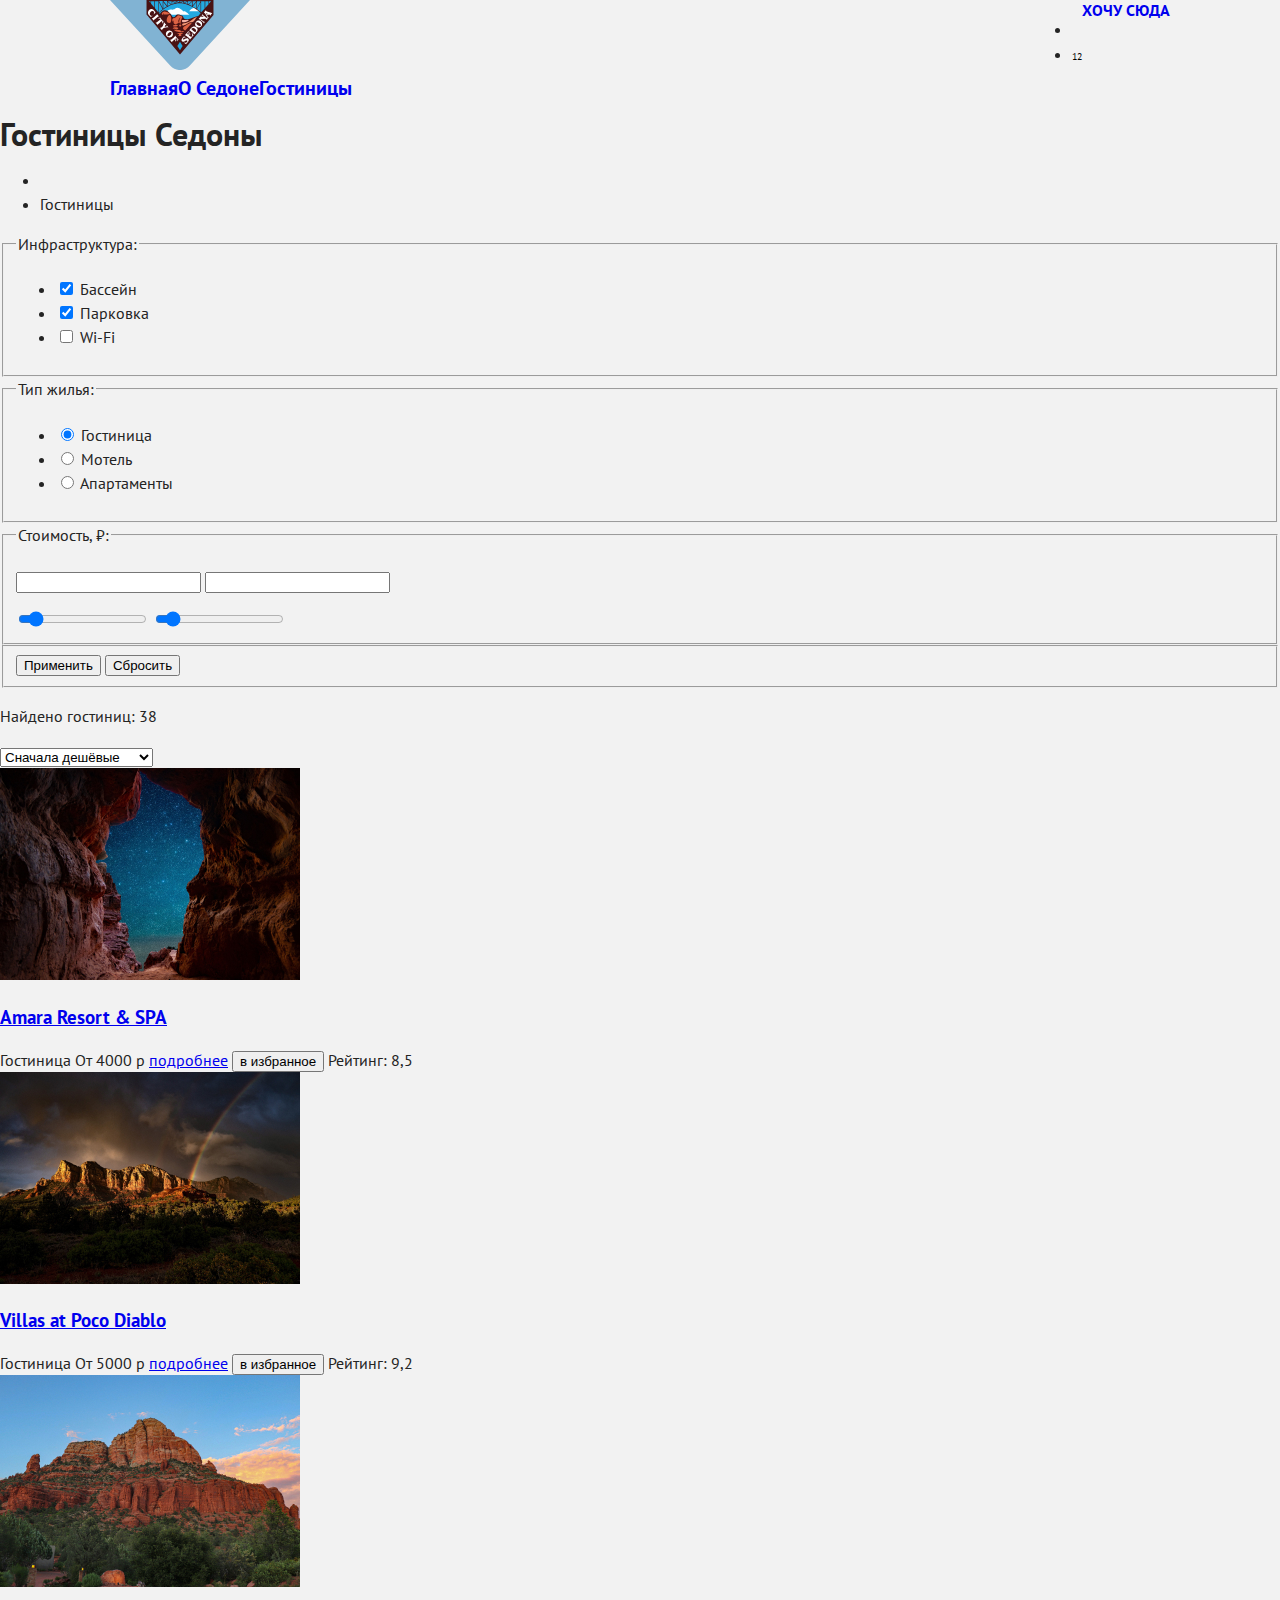
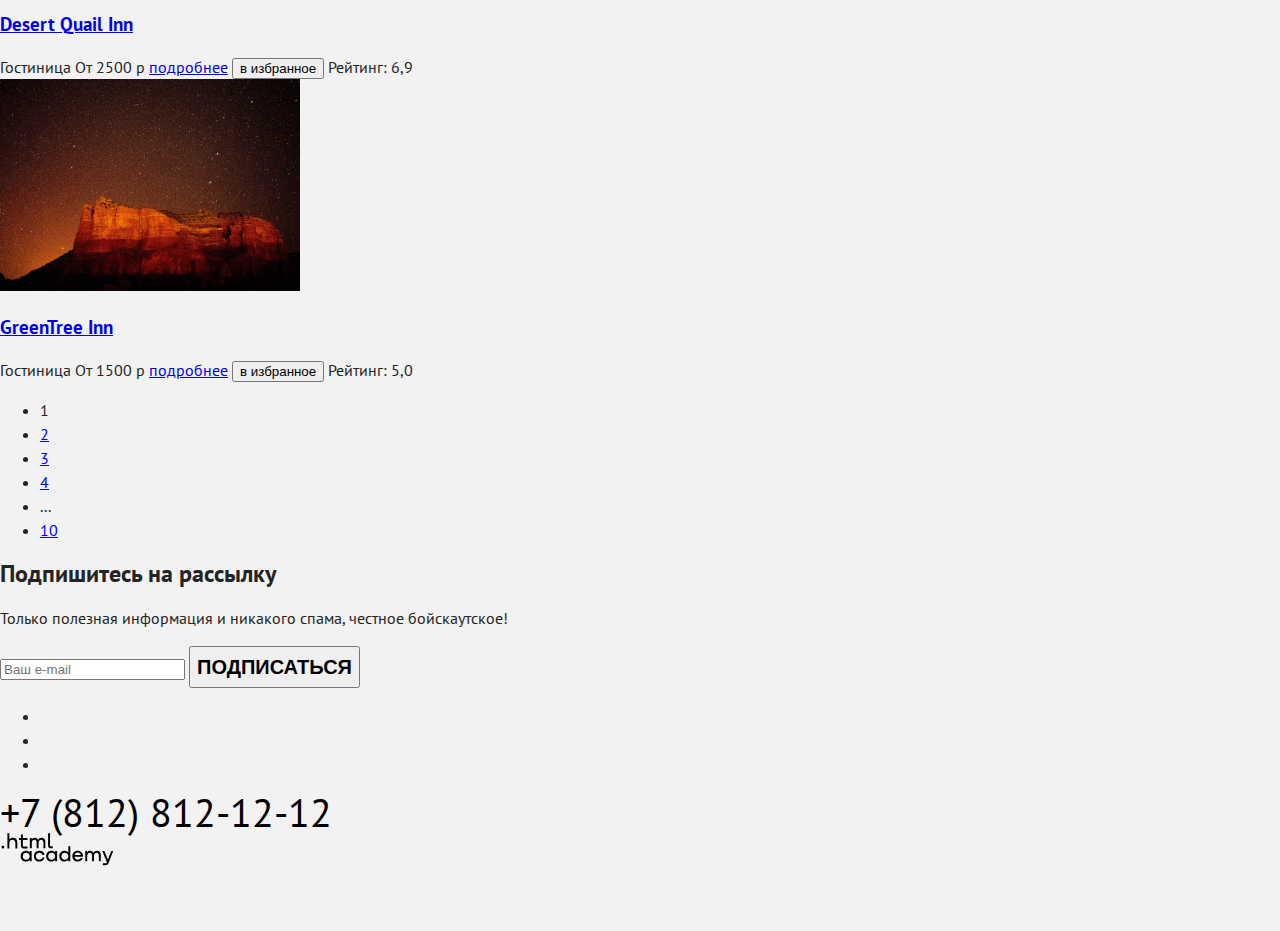
<file: 7/catalog.html>
<!DOCTYPE html>
<html lang="ru">
  <head>
    <meta charset="utf-8">
    <title>Каталог</title>
    <link rel="stylesheet" href="./styles/styles.css">
    <base href="https://htmlacademy-htmlcss.github.io/2158053-sedona-35/7/">
</head>
  <body>
    <header class="page-header">
      <nav class="navigation">
        <a class ="navigation-logo-link" href="index.html">
          <img class="navigation-logo" src="./images/logo.svg" width="140" height="70" alt="logo of the City of Sedona">
        </a>
        <ul class="navigation-list">
          <li class="navigation-item">
            <a class="navigation-link" href="index.html">Главная</a>
          </li>
          <li class="navigation-item">
            <a class="navigation-link" href="#">О Седоне</a>
          </li>
          <li class="navigation-item">
            <a class="navigation-link" href="catalog.html">Гостиницы</a>
          </li>
        </ul>
      </nav>
      <ul class="navigation-user">
        <li class="navigation-user-item">
          <a class="navigation-link" href="#">
            <span class="visually-hidden">Search</span>
          </a>
        </li>
        <li class="'navigation-user-item">
          <a class="navigation-link" href="#">
            <span class="visually-hidden">Favorites</span>
            <span class="likes-counter">12</span>
          </a>
        </li>
      </ul>
      <a class="button navigation-button-link" href="#">Хочу сюда</a>
    </nav>
  </header>

  <main>
    <header class="main-header">
        <h1 class="main-title">Гостиницы Седоны</h1>
        <ul class="breadcrumbs">
          <li class="breadcrumbs-item">
            <a class="breadcrumbs-link" href="index.html">
              <span class="visually-hidden">Главная</span>
            </a>
          </li>
          <li class="breadcrumbs-item">
            <a class="breadcrumbs-link">Гостиницы</a>
          </li>
        </ul>
    </header>

    <section class="filter">
        <h2 class="visually-hidden">Filter</h2>
        <form class="filter-form" action="https://echo.htmlacademy.ru/" method="post">
          <fieldset class="filter-group">
            <legend class="filter-title">Инфраструктура:</legend>
            <ul class="filter-list">
              <li class="filter-item">
                <input class="filter-checkbox" type="checkbox" name="pool" id="pool" checked>
                <label class="filter-label" for="pool">Бассейн</label>
              </li>
              <li class="filter-item">
                <input class="filter-checkbox" type="checkbox" name="parking" id="parking" checked>
                <label class="filter-label" for="parking">Парковка</label>
              </li>
              <li class="filter-item">
                <input class="filter-checkbox" type="checkbox" name="wifi" id="wifi">
                <label class="filter-label" for="wifi">Wi-Fi</label>
              </li>
            </ul>
          </fieldset>

          <fieldset class="filter-group">
            <legend class="filter-title">Тип жилья:</legend>
            <ul class="filter-list">
              <li class="filter-item">
                <input class="filter-radio" type="radio" name="housing" value="hotel" id="hotel" checked>
                <label class="filter-label" for="hotel">Гостиница</label>
              </li>
              <li class="filter-item">
                <input class="filter-radio" type="radio" name="housing" value="motel" id="motel">
                <label class="filter-label" for="motel">Мотель</label>
              </li>
              <li class="filter-item">
                <input class="filter-radio" type="radio" name="housing" value="apartments" id="apartments">
                <label class="filter-label" for="apartments">Апартаменты</label>
              </li>
            </ul>
          </fieldset>

          <fieldset class="filter-group">
            <legend class="filter-title">Стоимость, ₽:</legend>
            <p class="filter-costs">
              <input type="number" name="cost-min" id="cost-min">
              <input type="number" name="cost-max" id="cost-max">
            </p>
            <div class="filter-costs-range">
               <input class="filter-cost" type="range" min="0" max="10000" value="900" id="slider-1">
               <input class="filter-cost" type="range" min="0" max="10000" value="900" id="slider-2">
            </div>
          </fieldset>

          <fieldset class="filter-group">
            <button class="filter-btn-submit" type="submit">Применить</button>
            <button class="filter-btn-reset" type="submit">Сбросить</button>
          </fieldset>
        </form>
    </section>

    <section class="catalog-housing">
        <header class="catalog-header">
          <h2 class="visually-hidden">Список гостиниц</h2>
          <p class="catalog-results">Найдено гостиниц: 38</p>
          <select class="select-control" aria-label="Сортировка">
            <option value="popular">Сначала популярное</option>
            <option value="cheap" selected>Сначала дешёвые</option>
            <option value="expensive">Сначала дорогие</option>
          </select>
          <a class="button-table" href="#">
            <span class="visually-hidden">table</span>
          </a>
          <a class="button-slideshow" href="#">
            <span class="visually-hidden">slideshow</span>
          </a>
          <a class="button-list" href="#">
            <span class="visually-hidden">list</span>
          </a>
        </header>
        <section class="catalog-card-list">
          <article class="catalog-card-item">
              <a class="catalog-card-link" href="#">
                <img class="catalog-card-image" src="./images/photos/catalog1.jpg" width="300" height="212" alt="canyon">
                <h3 class="catalog-card-title">Amara Resort & SPA</h3>
              </a>
              <span class="catalog-card-type">Гостиница</span>
              <span class="catalog-card-price">От 4000 р</span>
              <a class="catalog-btn-detail" href="#">подробнее</a>
              <button class="button catalog-btn-favorites" >в избранное</button>
              <span class="catalog-rating">Рейтинг: 8,5</span>
          </article>
          <article class="catalog-card-item">
            <a class="catalog-card-link" href="#">
              <img class="catalog-card-image" src="./images/photos/catalog2.jpg" width="300" height="212" alt="mountains">
              <h3 class="catalog-card-title">Villas at Poco Diablo</h3>
            </a>
            <span class="catalog-card-type">Гостиница</span>
            <span class="catalog-card-price">От 5000 р</span>
            <a class="catalog-card-btn-detail" href="#">подробнее</a>
            <button class="catalog-btn-favorites" >в избранное</button>
            <span class="catalog-rating">Рейтинг: 9,2</span>
          </article>
          <article class="catalog-card-item">
            <a class="catalog-card-link" href="#">
              <img class="catalog-card-image" src="./images/photos/catalog3.jpg" width="300" height="212" alt="mountains">
              <h3 class="catalog-card-title">Desert Quail Inn</h3>
            </a>
            <span class="catalog-card-type">Гостиница</span>
            <span class="catalog-card-price">От 2500 р</span>
            <a class="catalog-card-btn-detail" href="#">подробнее</a>
            <button class="button catalog-btn-favorites" >в избранное</button>
            <span class="catalog-rating">Рейтинг: 6,9</span>
          </article>
          <article class="product-card-item">
            <a class="product-card-link" href="#">
              <img class="product-card-image" src="./images/photos/catalog4.jpg" width="300" height="212" alt="night sky">
              <h3 class="product-card-title">GreenTree Inn</h3>
            </a>
            <span class="product-card-type">Гостиница</span>
            <span class="product-card-price">От 1500 р</span>
            <a class="catalog-card-btn-detail" href="#">подробнее</a>
            <button class="button catalog-btn-favorites" >в избранное</button>
            <span class="catalog-rating">Рейтинг: 5,0</span>
          </article>
        </section>

        <ul class="pagination">
          <li class="pagination-item">
            <a class="paginagion-link pagination-current">1</a>
          </li>
          <li class="pagination-item">
            <a class="paginagion-link" href="#">2</a>
          </li>
          <li class="pagination-item">
            <a class="paginagion-link" href="#">3</a>
          </li>
          <li class="pagination-item">
            <a class="paginagion-link" href="#">4</a>
          </li>
          <li class="pagination-item">
            <span class="paginagion-link">...</span>
          </li>
          <li class="pagination-item">
            <a class="paginagion-link" href="#">10</a>
          </li>
        </ul>

    </section>

    <section class="subscription">
        <h2 class="subscription-title">Подпишитесь на рассылку</h2>
        <p class="subscription-text">Только полезная информация и никакого спама, честное бойскаутское!</p>
        <form class="subscription-form" action="https://echo.htmlacademy.ru/"  method="post">
          <input class="subscription-email" type="email" name="email" placeholder="Ваш e-mail">
          <button class="button button-subscription" type="submit">Подписаться</button>
        </form>
    </section>
  </main>


  <footer class="footer">
    <section class="footer-social-media">
      <h2 class="visually-hidden">Social media</h2>
      <ul class="footer-social-list">
        <li class="footer-social-item">
          <a class="button-social" href="https://vk.com/htmlacademy">
            <span class="visually-hidden">V Kontakte</span>
          </a>
        </li>
        <li class="footer-social-item">
          <a class="button-social" href="https://t.me/htmlacademy">
            <span class="visually-hidden">Telegram</span>
          </a>
        </li>
        <li class="footer-social-item">
          <a class="button-social" href="https://www.youtube.com/user/htmlacademyru">
            <span class="visually-hidden">YouTube</span>
          </a>
        </li>
      </ul>
    </section>

    <section class="footer-contacts">
      <h2 class="visually-hidden">Phone</h2>
      <a class="footer-contacts-phone" href="tel:+78128121212">+7 (812) 812-12-12</a>
    </section>

    <section class="footer-logo">
      <h2 class="visually-hidden">Logo of HTML Academy</h2>
      <a class="footer-logo-link" href="https://htmlacademy.ru/">
        <img class="footer-logo-item" src="./images/logo-html-academy.svg" width="115" height="33" alt="html academy">
      </a>
    </section>
  </footer>
  </body>
</html>
</file>
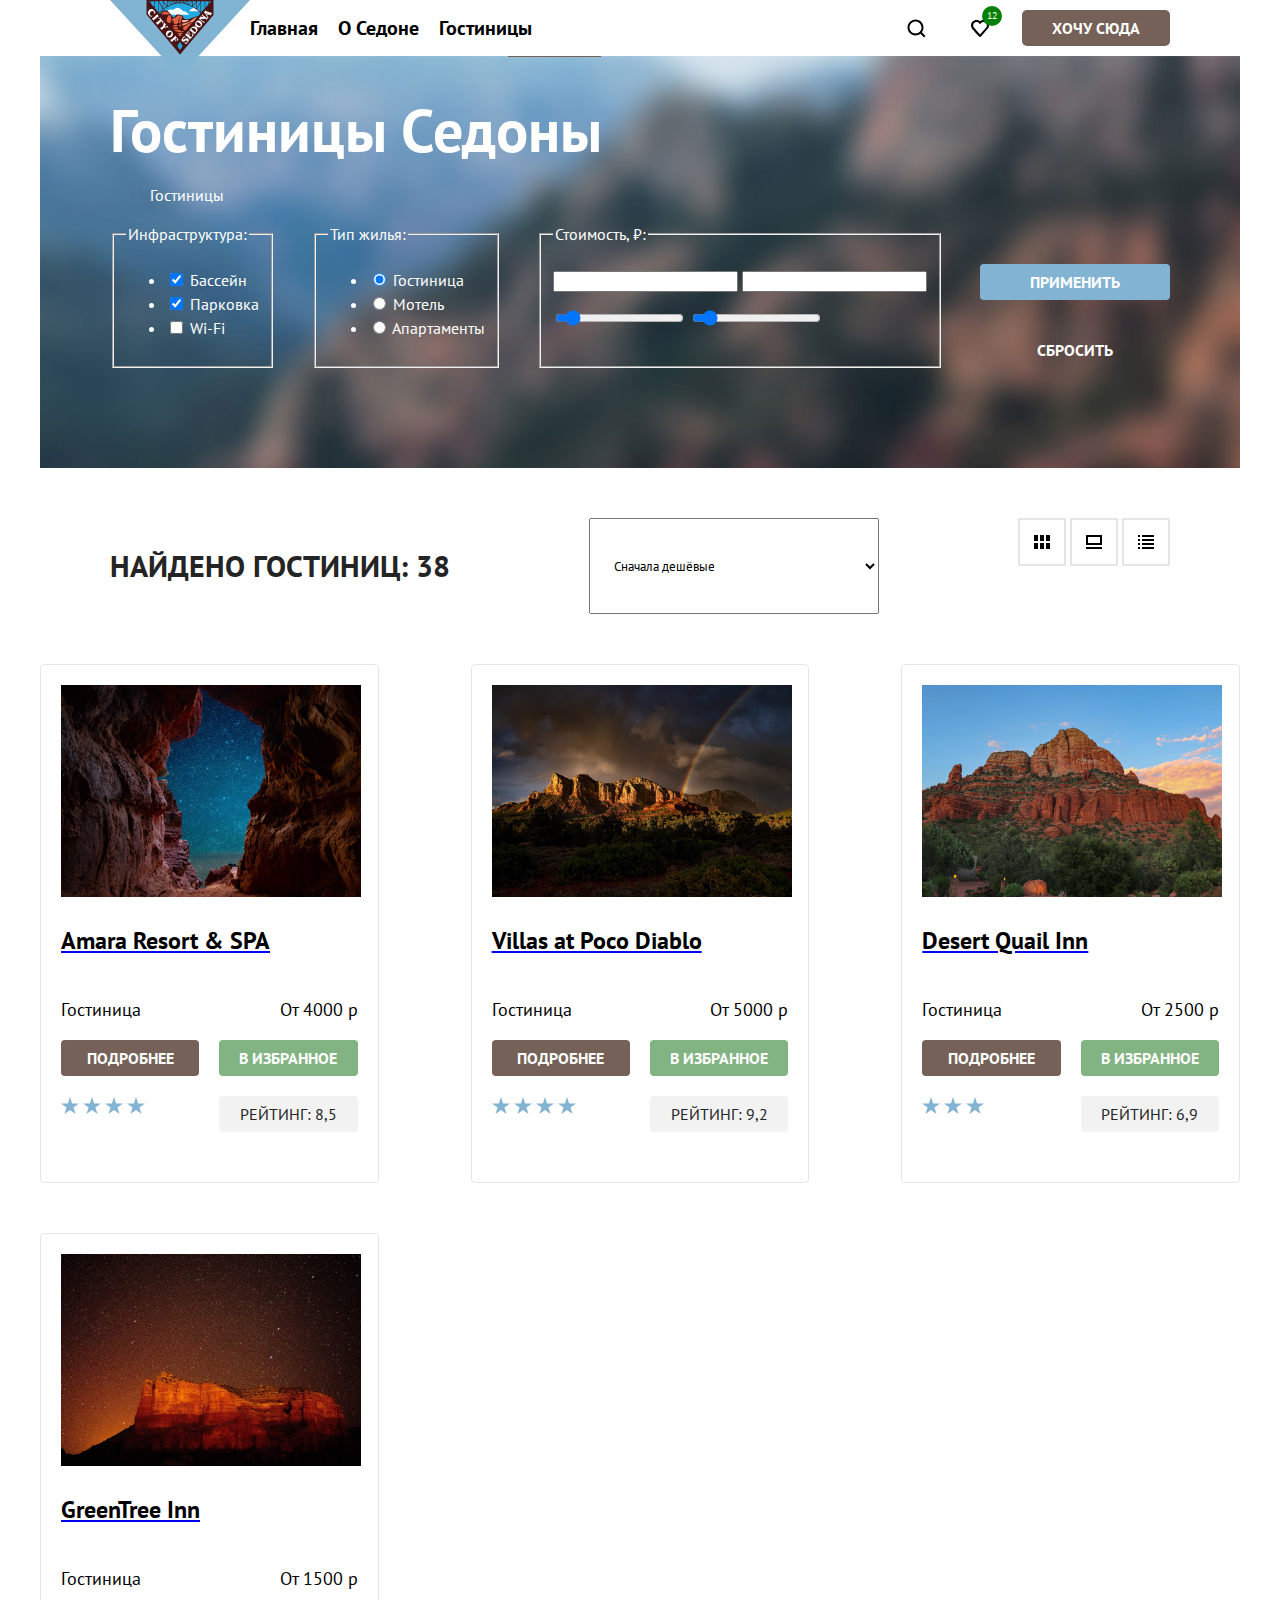
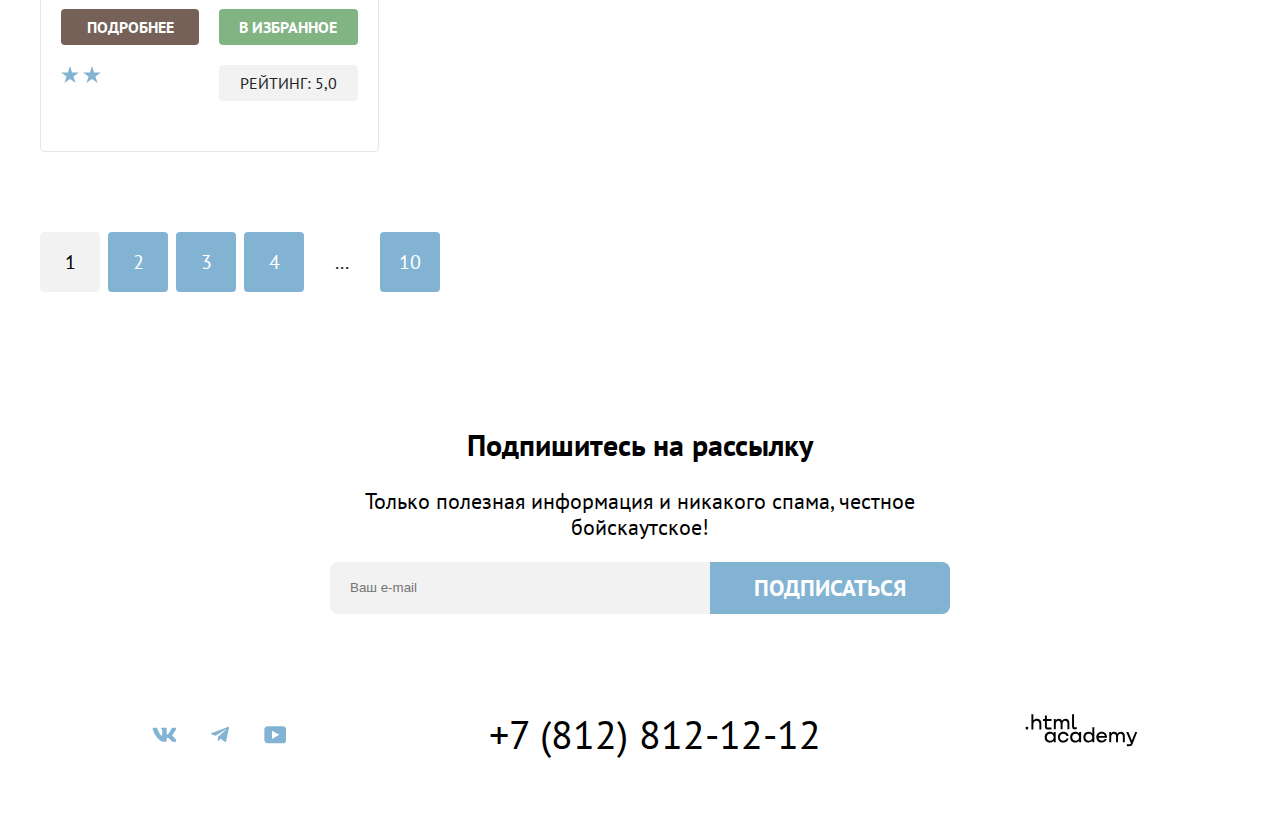
<file: 8/catalog.html>
<!DOCTYPE html>
<html lang="ru">
  <head>
    <meta charset="utf-8">
    <title>Каталог</title>
    <link rel="stylesheet" href="./styles/styles.css">
    <base href="https://htmlacademy-htmlcss.github.io/2158053-sedona-35/8/">
</head>
  <body>
  <div class="container">
      <header class="page-header">
        <a class ="navigation-logo-link" href="index.html">
          <img class="navigation-logo" src="./images/logo.svg" width="140" height="70" alt="logo of the City of Sedona">
        </a>
        <ul class="navigation-list">
          <li class="navigation-item">
            <a class="navigation-link" href="index.html">Главная</a>
          </li>
          <li class="navigation-item">
            <a class="navigation-link" href="#">О Седоне</a>
          </li>
          <li class="navigation-item">
            <a class="navigation-link" href="catalog.html">Гостиницы</a>
          </li>
        </ul>

        <ul class="navigation-list navigation-user">
          <li class="navigation-user-item">
            <a class="navigation-user-link navigation-link-search" href="#">
              <span class="visually-hidden">Search</span>
            </a>
          </li>
          <li class="navigation-user-item">
            <a class="navigation-user-link navigation-link-favorites" href="#">
              <span class="visually-hidden">Favorites</span>
              <span class="likes-counter">12</span>
            </a>
          </li>
          <li class="navigation-user-item">
            <a class="button navigation-button-link button-brown" href="#">Хочу сюда</a>
          </li>
        </ul>
      </header>
  <main>
    <div class="filter-wrapper">
    <header class="main-header">
        <h1 class="catalog-title">Гостиницы Седоны</h1>
        <ul class="breadcrumbs">
          <li class="breadcrumbs-item">
            <a class="breadcrumbs-link breadcrumbs-link-home" href="index.html">
              <span class="visually-hidden">Главная</span>
            </a>
          </li>
          <li class="breadcrumbs-item">
            <a class="breadcrumbs-link">Гостиницы</a>
          </li>
        </ul>
    </header>

    <section class="filter">
        <h2 class="visually-hidden">Filter</h2>
        <form class="filter-form" action="https://echo.htmlacademy.ru/" method="post">
          <fieldset class="filter-group">
            <legend class="filter-title">Инфраструктура:</legend>
            <ul class="filter-list">
              <li class="filter-item">
                <input class="filter-checkbox" type="checkbox" name="pool" id="pool" checked>
                <label class="filter-label" for="pool">Бассейн</label>
              </li>
              <li class="filter-item">
                <input class="filter-checkbox" type="checkbox" name="parking" id="parking" checked>
                <label class="filter-label" for="parking">Парковка</label>
              </li>
              <li class="filter-item">
                <input class="filter-checkbox" type="checkbox" name="wifi" id="wifi">
                <label class="filter-label" for="wifi">Wi-Fi</label>
              </li>
            </ul>
          </fieldset>

          <fieldset class="filter-group">
            <legend class="filter-title">Тип жилья:</legend>
            <ul class="filter-list">
              <li class="filter-item">
                <input class="filter-radio" type="radio" name="housing" value="hotel" id="hotel" checked>
                <label class="filter-label" for="hotel">Гостиница</label>
              </li>
              <li class="filter-item">
                <input class="filter-radio" type="radio" name="housing" value="motel" id="motel">
                <label class="filter-label" for="motel">Мотель</label>
              </li>
              <li class="filter-item">
                <input class="filter-radio" type="radio" name="housing" value="apartments" id="apartments">
                <label class="filter-label" for="apartments">Апартаменты</label>
              </li>
            </ul>
          </fieldset>

          <fieldset class="filter-group">
            <legend class="filter-title">Стоимость, ₽:</legend>
            <p class="filter-costs">
              <input type="number" name="cost-min" id="cost-min">
              <input type="number" name="cost-max" id="cost-max">
            </p>
            <div class="filter-costs-range">
               <input class="filter-cost" type="range" min="0" max="10000" value="900" id="slider-1">
               <input class="filter-cost" type="range" min="0" max="10000" value="900" id="slider-2">
            </div>
          </fieldset>

          <div class="filter-button-wrapper">
            <button class="button filter-button" type="submit">Применить</button>
            <button class="button filter-button reset-button" type="reset">Сбросить</button>
          </div>
        </form>
    </section>
    </div>

    <section class="catalog-housing">
        <header class="catalog-header">
          <h2 class="visually-hidden">Список гостиниц</h2>
          <p class="catalog-results">Найдено гостиниц: 38</p>
          <select class="cards-sort" aria-label="Сортировка">
            <option value="popular">Сначала популярное</option>
            <option value="cheap" selected>Сначала дешёвые</option>
            <option value="expensive">Сначала дорогие</option>
          </select>
          <div class="cards-display">
            <a class="display-button" href="#">
              <span class="visually-hidden">table</span>
            </a>
            <a class="display-button" href="#">
              <span class="visually-hidden">slideshow</span>
            </a>
            <a class="display-button" href="#">
              <span class="visually-hidden">list</span>
            </a>
          </div>
        </header>

        <div class="cards-wrapper">
          <article class="card">
              <a class="card-link" href="#">
                <img class="card-image" src="./images/photos/catalog1.jpg" width="300" height="212" alt="canyon">
                <h3 class="card-title">Amara Resort & SPA</h3>
              </a>
              <span class="card-type">Гостиница</span>
              <span class="card-price">От 4000 р</span>
              <a class="button button-detailes" href="#">подробнее</a>
              <a class="button button-favorites" href="#">в избранное</a>
              <span class="stars">
                <img class="star" src="images/icons/star-icon.svg" alt="" width="18" height="17">
                <img class="star" src="images/icons/star-icon.svg" alt="" width="18" height="17">
                <img class="star" src="images/icons/star-icon.svg" alt="" width="18" height="17">
                <img class="star" src="images/icons/star-icon.svg" alt="" width="18" height="17">
                <span class="visually-hidden">4 звезды</span>
              </span>
              <span class="rating">Рейтинг: 8,5</span>
          </article>
          <article class="card">
            <a class="card-link" href="#">
              <img class="card-image" src="./images/photos/catalog2.jpg" width="300" height="212" alt="mountains">
              <h3 class="card-title">Villas at Poco Diablo</h3>
            </a>
            <span class="card-type">Гостиница</span>
            <span class="card-price">От 5000 р</span>
            <a class="button button-detailes" href="#">подробнее</a>
            <a class="button button-favorites" href="#">в избранное</a>
            <span class="stars">
              <img class="star" src="images/icons/star-icon.svg" alt="" width="18" height="17">
              <img class="star" src="images/icons/star-icon.svg" alt="" width="18" height="17">
              <img class="star" src="images/icons/star-icon.svg" alt="" width="18" height="17">
              <img class="star" src="images/icons/star-icon.svg" alt="" width="18" height="17">
              <span class="visually-hidden">4 звезды</span>
            </span>
            <span class="rating">Рейтинг: 9,2</span>
          </article>
          <article class="card">
            <a class="card-link" href="#">
              <img class="card-image" src="./images/photos/catalog3.jpg" width="300" height="212" alt="mountains">
              <h3 class="card-title">Desert Quail Inn</h3>
            </a>
            <span class="card-type">Гостиница</span>
            <span class="card-price">От 2500 р</span>
            <a class="button button-detailes" href="#">подробнее</a>
            <a class="button button-favorites" href="#">в избранное</a>
            <span class="stars">
              <img class="star" src="images/icons/star-icon.svg" alt="" width="18" height="17">
              <img class="star" src="images/icons/star-icon.svg" alt="" width="18" height="17">
              <img class="star" src="images/icons/star-icon.svg" alt="" width="18" height="17">
              <span class="visually-hidden">3 звезды</span>
            </span>
            <span class="rating">Рейтинг: 6,9</span>
          </article>
          <article class="card">
            <a class="card-link" href="#">
              <img class="card-image" src="./images/photos/catalog4.jpg" width="300" height="212" alt="night sky">
              <h3 class="card-title">GreenTree Inn</h3>
            </a>
            <span class="card-type">Гостиница</span>
            <span class="card-price">От 1500 р</span>
            <a class="button button-detailes" href="#">подробнее</a>
            <a class="button button-favorites" href="#">в избранное</a>
            <span class="stars">
              <img class="star" src="images/icons/star-icon.svg" alt="" width="18" height="17">
              <img class="star" src="images/icons/star-icon.svg" alt="" width="18" height="17">
              <span class="visually-hidden">2 звезды</span>
            </span>
            <span class="rating">Рейтинг: 5,0</span>
          </article>
        </div>


        <div class="pagination">
          <a class="pagination-link pagination-link-current" href="#">1</a>
          <a class="pagination-link" href="#">2</a>
          <a class="pagination-link" href="#">3</a>
          <a class="pagination-link" href="#">4</a>
          <span class="pagination-spacing">...</span>
          <a class="pagination-link" href="#">10</a>
        </div>
      </section>

    </section>

    <section class="subscription-catalog">
      <h2 class="subscription-title-catalog">Подпишитесь на рассылку</h2>
      <p class="subscription-text-catalog">Только полезная информация и никакого спама, честное бойскаутское!</p>
      <form class="subscription-form" action="https://echo.htmlacademy.ru/"  method="post">
        <input class="subscription-email-catalog" type="email" name="email" placeholder="Ваш e-mail">
        <button class="button subscription-button" type="submit">Подписаться</button>
      </form>
    </section>
  </main>


  <footer class="footer">
    <section class="footer-social-media">
      <ul class="footer-social-list">
        <h2 class="visually-hidden">Social media</h2>
        <li class="footer-social-item">
          <a class="button-social vk-icon" href="https://vk.com/htmlacademy">
            <span class="visually-hidden">V Kontakte</span>
          </a>
        </li>
        <li class="footer-social-item">
          <a class="button-social telegram-icon" href="https://t.me/htmlacademy">
            <span class="visually-hidden">Telegram</span>
          </a>
        </li>
        <li class="footer-social-item">
          <a class="button-social youtube-icon" href="https://www.youtube.com/user/htmlacademyru">
            <span class="visually-hidden">YouTube</span>
          </a>
        </li>
      </ul>
    </section>

    <section class="footer-contacts">
      <h2 class="visually-hidden">Phone</h2>
      <a class="footer-contacts-phone" href="tel:+78128121212">+7 (812) 812-12-12</a>
    </section>

    <section class="footer-logo">
      <h2 class="visually-hidden">Logo of HTML Academy</h2>
      <a class="footer-logo-link" href="https://htmlacademy.ru/">
        <img class="footer-logo-item" src="./images/logo-html-academy.svg" width="115" height="33" alt="html academy">
      </a>
    </section>
  </footer>
  </div>
  </body>
</html>
</file>
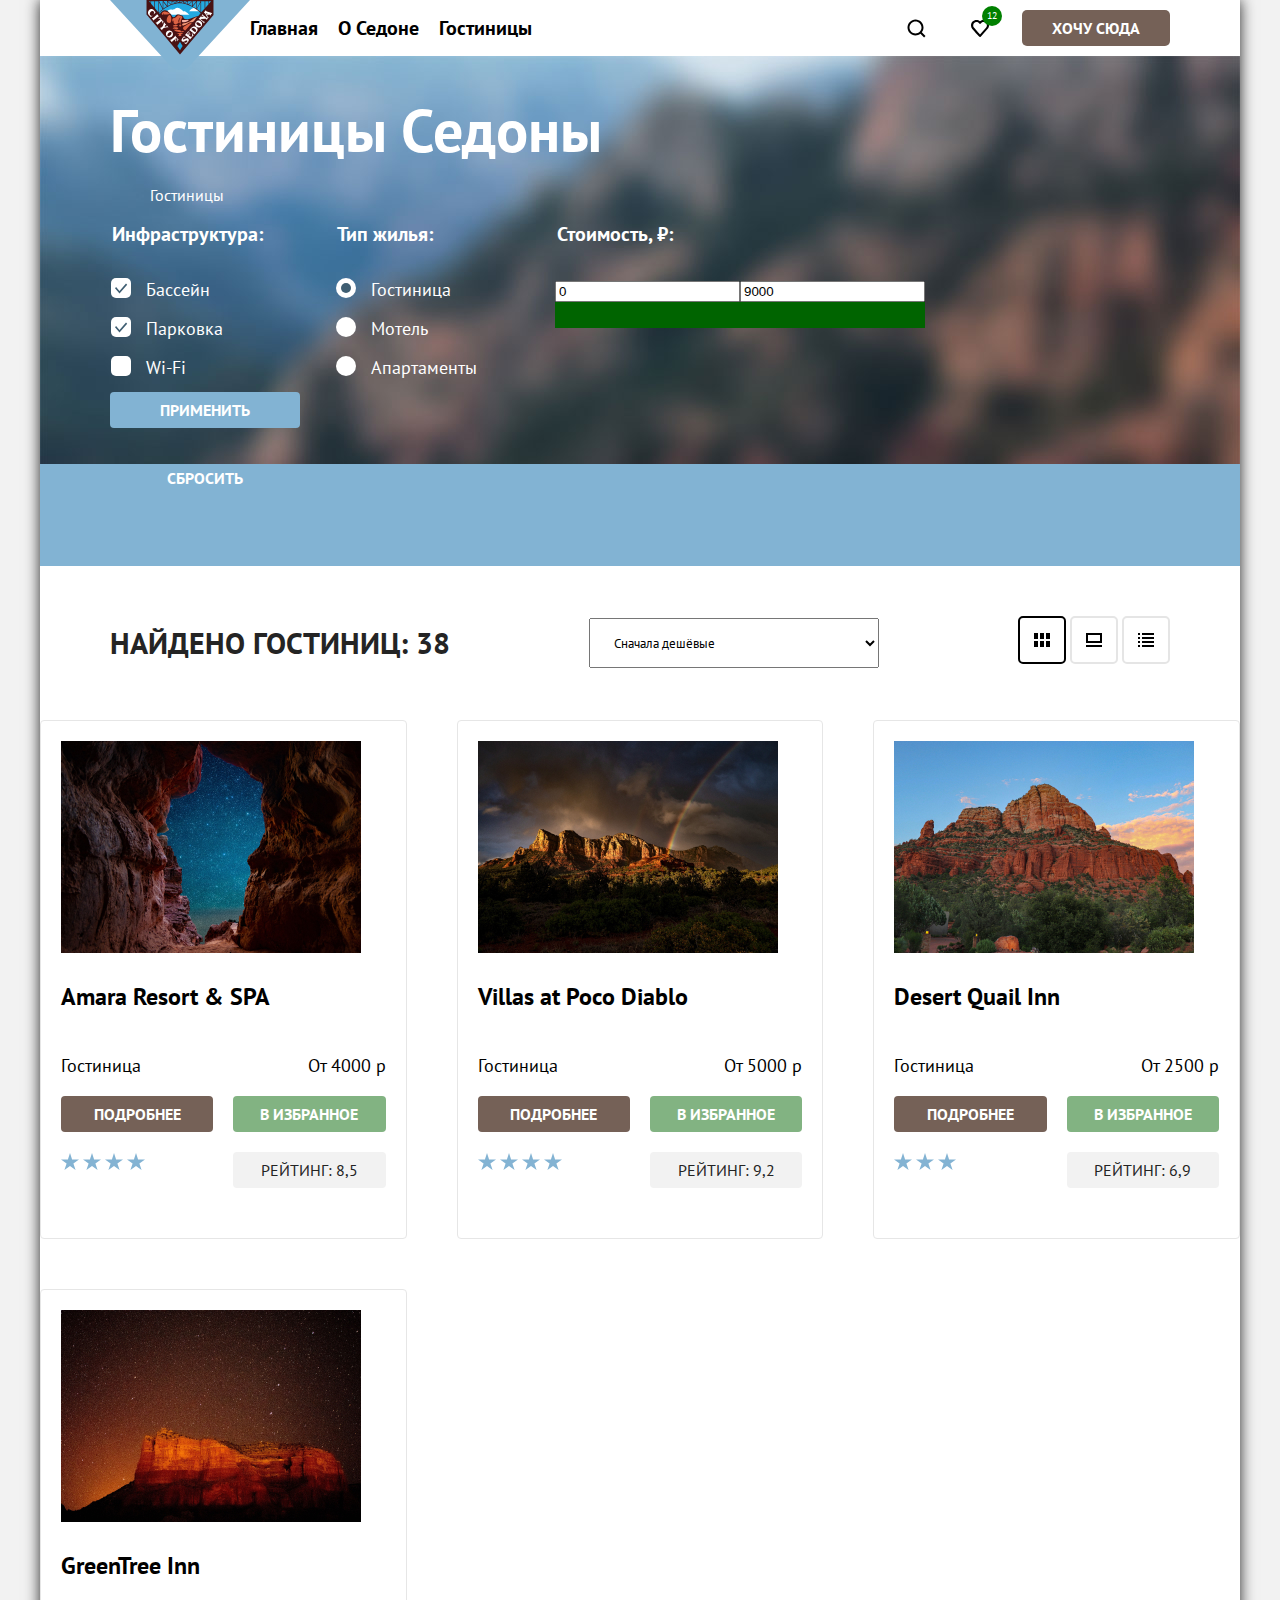
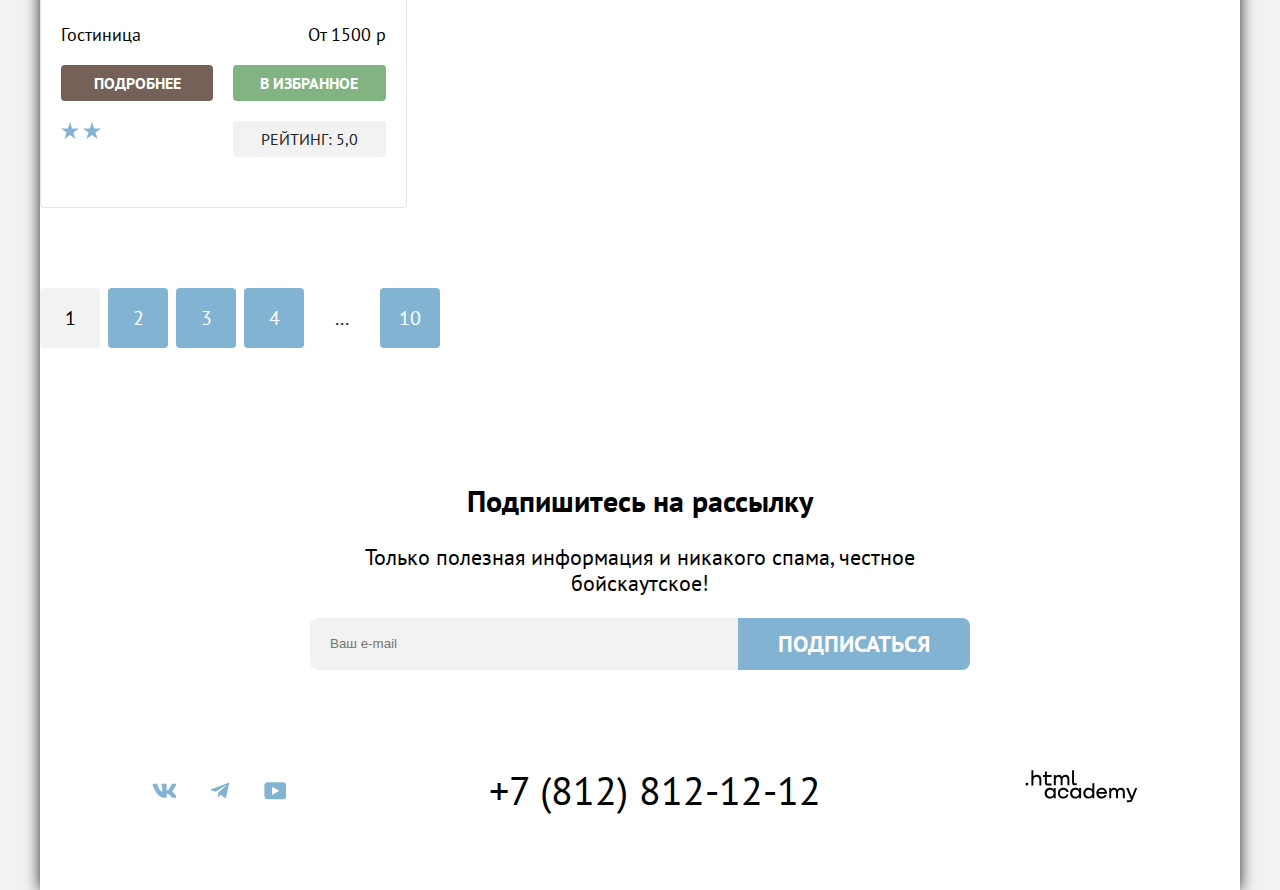
<file: 9/catalog.html>
<!DOCTYPE html>
<html lang="ru">
  <head>
    <meta charset="utf-8">
    <title>Каталог</title>
    <link rel="stylesheet" href="./styles/styles.css">
    <base href="https://htmlacademy-htmlcss.github.io/2158053-sedona-35/9/">
</head>
  <body>
  <div class="container">
      <header class="page-header">
        <a class ="navigation-logo-link" href="index.html">
          <img class="navigation-logo" src="./images/logo.svg" width="140" height="70" alt="logo of the City of Sedona">
        </a>
        <ul class="navigation-list">
          <li class="navigation-item">
            <a class="navigation-link" href="index.html">Главная</a>
          </li>
          <li class="navigation-item">
            <a class="navigation-link" href="#">О Седоне</a>
          </li>
          <li class="navigation-item">
            <a class="navigation-link" href="catalog.html">Гостиницы</a>
          </li>
        </ul>

        <ul class="navigation-list navigation-user">
          <li class="navigation-user-item">
            <a class="navigation-user-link navigation-link-search" href="#">
              <span class="visually-hidden">Search</span>
            </a>
          </li>
          <li class="navigation-user-item">
            <a class="navigation-user-link navigation-link-favorites" href="#">
              <span class="visually-hidden">Favorites</span>
              <span class="likes-counter">12</span>
            </a>
          </li>
          <li class="navigation-user-item">
            <a class="button navigation-button-link button-brown" href="#">Хочу сюда</a>
          </li>
        </ul>
      </header>
  <main>
    <div class="filter-wrapper">
    <header class="main-header">
        <h1 class="catalog-title">Гостиницы Седоны</h1>
        <ul class="breadcrumbs">
          <li class="breadcrumbs-item">
            <a class="breadcrumbs-link breadcrumbs-link-home" href="index.html">
              <span class="visually-hidden">Главная</span>
            </a>
          </li>
          <li class="breadcrumbs-item">
            <a class="breadcrumbs-link">Гостиницы</a>
          </li>
        </ul>
    </header>

    <section class="filter">
        <h2 class="visually-hidden">Filter</h2>
        <form class="filter-form" action="https://echo.htmlacademy.ru/" method="post">
          <fieldset class="filter-services">
            <legend class="control-title">Инфраструктура:</legend>
            <div class="control-wrapper">
              <input class="control-input visually-hidden" type="checkbox" name="pool" id="pool" checked>
              <label class="control" for="pool">Бассейн</label>

              <input class="control-input visually-hidden" type="checkbox" name="parking" id="parking" checked>
              <label class="control" for="parking">Парковка</label>

              <input class="control-input visually-hidden" type="checkbox" name="wifi" id="wifi">
              <label class="control" for="wifi">Wi-Fi</label>
            </div>
          </fieldset>

          <fieldset class="filter-housing">
            <legend class="control-title">Тип жилья:</legend>
            <div class="control-wrapper">
                <input class="control-input visually-hidden" type="radio" name="housing" value="hotel" id="hotel" checked>
                <label class="control" for="hotel">Гостиница</label>


                <input class="control-input visually-hidden" type="radio" name="housing" value="motel" id="motel">
                <label class="control" for="motel">Мотель</label>

                <input class="control-input visually-hidden" type="radio" name="housing" value="apartments" id="apartments">
                <label class="control" for="apartments">Апартаменты</label>
            </div>
          </fieldset>

          <fieldset class="filter-price">
            <legend class="control-title">Стоимость, ₽:</legend>
            <div class="control-price-wrapper">
              <label class="control-price-label">
                <input class="control-price min-price" type="number" name="min-price" value="0">
              </label>
              <label class="control-price-label">
                <input class="control-price max-price" type="number" name="max-price" value="9000">
              </label>
            </div>
            <div class="range-slider">
              <div class="range-bar">
                <button class="button range-toggle range-toggle-left" type="button"></button>
                <button class="button range-toggle range-toggle-right" type="button"></button>
              </div>
            </div>
          </fieldset>

          <div class="filter-button-wrapper">
            <button class="button filter-button" type="submit">Применить</button>
            <button class="button filter-button reset-button" type="reset">Сбросить</button>
          </div>
        </form>
    </section>
    </div>

    <section class="catalog-housing">
        <header class="catalog-header">
          <h2 class="visually-hidden">Список гостиниц</h2>
          <p class="catalog-results">Найдено гостиниц: 38</p>
          <select class="cards-sort" aria-label="Сортировка">
            <option value="popular">Сначала популярное</option>
            <option value="cheap" selected>Сначала дешёвые</option>
            <option value="expensive">Сначала дорогие</option>
          </select>
          <div class="cards-display">
            <a class="display-button display-button-current" href="#">
              <span class="visually-hidden">table</span>
            </a>
            <a class="display-button" href="#">
              <span class="visually-hidden">slideshow</span>
            </a>
            <a class="display-button" href="#">
              <span class="visually-hidden">list</span>
            </a>
          </div>
        </header>

        <div class="cards-wrapper">
          <article class="card">
              <a class="card-link" href="#">
                <img class="card-image" src="./images/photos/catalog1.jpg" width="300" height="212" alt="canyon">
                <h3 class="card-title">Amara Resort & SPA</h3>
              </a>
              <span class="card-type">Гостиница</span>
              <span class="card-price">От 4000 р</span>
              <a class="button button-detailes" href="#">подробнее</a>
              <a class="button button-favorites" href="#">в избранное</a>
              <span class="stars">
                <img class="star" src="images/icons/star-icon.svg" alt="" width="18" height="17">
                <img class="star" src="images/icons/star-icon.svg" alt="" width="18" height="17">
                <img class="star" src="images/icons/star-icon.svg" alt="" width="18" height="17">
                <img class="star" src="images/icons/star-icon.svg" alt="" width="18" height="17">
                <span class="visually-hidden">4 звезды</span>
              </span>
              <span class="rating">Рейтинг: 8,5</span>
          </article>
          <article class="card">
            <a class="card-link" href="#">
              <img class="card-image" src="./images/photos/catalog2.jpg" width="300" height="212" alt="mountains">
              <h3 class="card-title">Villas at Poco Diablo</h3>
            </a>
            <span class="card-type">Гостиница</span>
            <span class="card-price">От 5000 р</span>
            <a class="button button-detailes" href="#">подробнее</a>
            <a class="button button-favorites" href="#">в избранное</a>
            <span class="stars">
              <img class="star" src="images/icons/star-icon.svg" alt="" width="18" height="17">
              <img class="star" src="images/icons/star-icon.svg" alt="" width="18" height="17">
              <img class="star" src="images/icons/star-icon.svg" alt="" width="18" height="17">
              <img class="star" src="images/icons/star-icon.svg" alt="" width="18" height="17">
              <span class="visually-hidden">4 звезды</span>
            </span>
            <span class="rating">Рейтинг: 9,2</span>
          </article>
          <article class="card">
            <a class="card-link" href="#">
              <img class="card-image" src="./images/photos/catalog3.jpg" width="300" height="212" alt="mountains">
              <h3 class="card-title">Desert Quail Inn</h3>
            </a>
            <span class="card-type">Гостиница</span>
            <span class="card-price">От 2500 р</span>
            <a class="button button-detailes" href="#">подробнее</a>
            <a class="button button-favorites" href="#">в избранное</a>
            <span class="stars">
              <img class="star" src="images/icons/star-icon.svg" alt="" width="18" height="17">
              <img class="star" src="images/icons/star-icon.svg" alt="" width="18" height="17">
              <img class="star" src="images/icons/star-icon.svg" alt="" width="18" height="17">
              <span class="visually-hidden">3 звезды</span>
            </span>
            <span class="rating">Рейтинг: 6,9</span>
          </article>
          <article class="card">
            <a class="card-link" href="#">
              <img class="card-image" src="./images/photos/catalog4.jpg" width="300" height="212" alt="night sky">
              <h3 class="card-title">GreenTree Inn</h3>
            </a>
            <span class="card-type">Гостиница</span>
            <span class="card-price">От 1500 р</span>
            <a class="button button-detailes" href="#">подробнее</a>
            <a class="button button-favorites" href="#">в избранное</a>
            <span class="stars">
              <img class="star" src="images/icons/star-icon.svg" alt="" width="18" height="17">
              <img class="star" src="images/icons/star-icon.svg" alt="" width="18" height="17">
              <span class="visually-hidden">2 звезды</span>
            </span>
            <span class="rating">Рейтинг: 5,0</span>
          </article>
        </div>


        <div class="pagination">
          <a class="pagination-link pagination-link-current" href="#">1</a>
          <a class="pagination-link" href="#">2</a>
          <a class="pagination-link" href="#">3</a>
          <a class="pagination-link" href="#">4</a>
          <span class="pagination-spacing">...</span>
          <a class="pagination-link" href="#">10</a>
        </div>
      </section>

    </section>

    <section class="subscription-catalog">
      <h2 class="subscription-title-catalog">Подпишитесь на рассылку</h2>
      <p class="subscription-text-catalog">Только полезная информация и никакого спама, честное бойскаутское!</p>
      <form class="subscription-form" action="https://echo.htmlacademy.ru/"  method="post">
        <input class="subscription-email-catalog" type="email" name="email" placeholder="Ваш e-mail">
        <button class="button subscription-button" type="submit">Подписаться</button>
      </form>
    </section>
  </main>


  <footer class="footer">
    <section class="footer-social-media">
      <ul class="footer-social-list">
        <h2 class="visually-hidden">Social media</h2>
        <li class="footer-social-item">
          <a class="button-social vk-icon" href="https://vk.com/htmlacademy">
            <span class="visually-hidden">V Kontakte</span>
          </a>
        </li>
        <li class="footer-social-item">
          <a class="button-social telegram-icon" href="https://t.me/htmlacademy">
            <span class="visually-hidden">Telegram</span>
          </a>
        </li>
        <li class="footer-social-item">
          <a class="button-social youtube-icon" href="https://www.youtube.com/user/htmlacademyru">
            <span class="visually-hidden">YouTube</span>
          </a>
        </li>
      </ul>
    </section>

    <section class="footer-contacts">
      <h2 class="visually-hidden">Phone</h2>
      <a class="footer-contacts-phone" href="tel:+78128121212">+7 (812) 812-12-12</a>
    </section>

    <section class="footer-logo">
      <h2 class="visually-hidden">Logo of HTML Academy</h2>
      <a class="footer-logo-link" href="https://htmlacademy.ru/">
        <img class="footer-logo-item" src="./images/logo-html-academy.svg" width="115" height="33" alt="html academy">
      </a>
    </section>
  </footer>
  </div>
  </body>
</html>
</file>
<file: styles/styles.css>
/* Fonts */

@font-face {
  font-family: "PT Sans";
  font-style: normal;
  font-weight: 400;
  src: url("../fonts/ptsans-400.woff2") format("woff2");
  font-display: swap;
}

@font-face {
  font-family: "PT Sans";
  font-style: normal;
  font-weight: 700;
  src: url("../fonts/ptsans-700.woff2") format("woff2");
  font-display: swap;
}

/* Colors */

.light-color1 {
  background-color: #f0f6fa;
}

.light-color2 {
  background-color: #e6f0f6;
}

.dark-color {
  background-color: #82b3d3;
}

.color4 {
  color: #ffffff;
}

html {
  height: 100%;
}

body {
  margin: 0;
  display: flex;
  flex-direction: column;
  min-height: 100%;
  font-family: "PT Sans", "Arial", sans-serif;
  font-size: 16px;
  line-height: 24px;
  color: #242424;
  background: #f2f2f2;
}

.container {
  margin: 0 auto;
  width: 1200px;
  box-shadow: 0 0 14px;
  background-color: #ffffff;
}

.main-container{
  flex-grow: 1;
  text-align: center;
}

.button {
  display: inline-block;
  padding: 8px 0;
  font-family: inherit;
  font-weight: 700;
  text-align: center;
  text-decoration: none;
  text-transform: uppercase;
  border-radius: 4px;
  border: none;
  cursor: pointer;
  color: #ffffff;
}

/* Header */

.page-header {
  width: 1060px;
  display: flex;
  margin: 0 auto;
}

.navigation-logo {
  margin-bottom: -20px;
}

.navigation-list {
  display: flex;
  max-width: 480px;
  margin: 0;
  padding: 0;
  list-style-type: none;
  gap: 20px;
  align-items: center;
}


.navigation-user {
  max-width: 280px;
  margin-left: auto;
}

.navigation-user-link {
  display: block;
  width: 44px;
  height: 44px;
  margin: 0;
}

.navigation-link-search {
  background-image: url('../images/icons/seach_icon.svg');
  background-repeat: no-repeat;
  background-position: center;
}

.navigation-link-favorites {
  background-image: url('../images/icons/favorites-icon.svg');
  background-repeat: no-repeat;
  background-position: center;
  position: relative;
}

.likes-counter {
  font-size: 10px;
  line-height: 10px;
  background-color: green;
  border-radius: 50%;
  padding: 5px;
  color: white;
  position: absolute;
  right: 0;
}

.button-brown {
  display: inline-block;
  padding: 8px 30px;
  border-radius: 5px;
  font-family: 'PT Sans';
  font-weight: 700;
  font-size: 16px;
  line-height: 20px;
  color: #ffffff;
  background-color: #756157;
}

/* Advantages */

.advantages-list {
  list-style-type: none;
  display: flex;
  flex-wrap: wrap;
  padding-left: 0;
}

.advantages-item {
  width: 400px;
  box-sizing: border-box;
  padding: 114px 50px 130px;
}

.accomodation-item {
  width: 400px;
  box-sizing: border-box;
  padding: 150px 50px 94px;
}

.advantages-item-image {
  display: flex;
}

.visually-hidden {
  position: absolute;
  width: 1px;
  height: 1px;
  margin: -1px;
  padding: 0;
  border: 0;
  visibility: hidden;
}

.navigation-link {
  font-weight: 700;
  font-size: 20px;
  line-height: 24px;
  text-decoration: none;
  color: #000000;
}

.navigation-button-link {
  font-weight: 700;
  font-size: 16px;
  line-height: 20px;
  text-decoration-line: none;
  text-transform: uppercase;
}

.advantages-header {
  display: flex;
  flex-direction: column;
  justify-content: center;
  height: 282px;
}

.advantages-header-title {
  font-weight: 700;
  font-size: 30px;
  line-height: 36px;
  text-transform: uppercase;
}

.advantages-header-text {
  font-size: 22px;
  line-height: 26px;
}

.advantages-title {
  font-weight: 700;
  font-size: 24px;
  line-height: 28px;
  text-transform: uppercase;
}

.search-button {
  display: inline-block;
  padding: 16px 78px;
  border-radius: 5px;
  font-family: "PT Sans", "Arial", sans-serif;
  font-weight: 700;
  font-size: 20px;
  line-height: 36px;
  color: #ffffff;
  background-color: #756157;
}


/* Backgrounds */

.title-section {
  width: 1200px;
  height: 485px;
  display: flex;
  align-content: center;
  justify-content: center;
  background: #83b3d3;
  background: url("../images/divider.svg") 0 100%/100% no-repeat,
   url("../images/title-background.jpg") 0 0/cover no-repeat;
}

.title-image {
  margin-top: 50px;
}

.house-icon {
  background-image: url('../images/icons/house-icon.svg');
  background-repeat: no-repeat;
  background-position: 50% 50px;
}

.hamburger-icon {
  background-image: url('../images/icons/hamburger-icon.svg');
  background-repeat: no-repeat;
  background-position: 50% 50px;
}

.gift-icon {
  background-image: url('../images/icons/gift-icon.svg');
  background-repeat: no-repeat;
  background-position: 50% 50px;
}

.search {
  font-family: "PT Sans", "Arial", sans-serif;
  margin: 16px 0;
  padding: 80px 34px;
}

.search-title {
  font-weight: 700;
  font-size: 30px;
  line-height: 36px;
  text-transform: uppercase;
}

.search-text {
  font-size: 22px;
  line-height: 26px;
}

.subscription {
  display: flex;
  flex-direction: column;
  justify-content: center;
  background: #83b3d3;
  background-image: url('../images/subscription-background.jpg');
  background-repeat: no-repeat;
  padding: 30px 270px 60px;
  margin: 55px 0 40px;
}

.subscription-title {
  font-family: "PT Sans", "Arial", sans-serif;
  font-weight: 700;
  font-size: 30px;
  line-height: 36px;
  color: #ffffff;
}

.subscription-text {
  font-family: "PT Sans", "Arial", sans-serif;
  font-weight: 400;
  font-size: 22px;
  line-height: 26px;
  color: #ffffff;
}

.subscription-form {
  display: flex;
}

.subscription-email {
  flex-grow: 1;
  padding: 14px 20px;
  border-radius: 8px 0 0 8px;
  border: none;
}

.subscription-button {
  padding: 8px 40px;
  border-radius: 0 8px 8px 0;
  text-decoration-line: none;
  text-transform: uppercase;
  color: #ffffff;
  background-color: #82b3d3;
  border: none;
  font-family: inherit;
  font-size: 23px;
  line-height: 36px;
}

.footer {
  height: 120px;
  margin-top: 40px;
  display: flex;
  justify-content: space-around;
}

.footer-social-list {
  display: flex;
  max-width: 480px;
  margin: 0;
  padding: 0;
  list-style-type: none;
  gap: 20px;
  align-items: center;
}

.vk-icon {
  background-image: url('../images/icons/vk-icon.svg');
  display: inline-block;
  height: 35px;
  width: 35px;
}

.telegram-icon {
  background-image: url('../images/icons/telegram-icon.svg');
  display: inline-block;
  height: 35px;
  width: 35px;
}

.youtube-icon {
  background-image: url('../images/icons/youtube-icon.svg');
  display: inline-block;
  height: 35px;
  width: 35px;
}

.display-button:nth-child(1) {
  background-image: url('../images/icons/sort1-icon.svg');
}

.display-button:nth-child(2) {
  background-image: url('../images/icons/sort2-icon.svg');
}

.display-button:nth-child(3) {
  background-image: url('../images/icons/sort3-icon.svg');
}

.footer-contacts-phone {
  font-size: 40px;
  line-height: 40px;
  text-decoration: none;
  color:#000000;
}

/*Catalog Page*/

.filter-wrapper {
  min-height: 412px;
  padding: 35px 70px 70px 70px;
  box-sizing: border-box;
  color: #ffffff;
  background-color: #82b3d3;
  background-image: url("../images/catalog-background.jpg");
  background-repeat: no-repeat;
}

.catalog-title {
  margin: 0;
  font-family: "PT Sans", "Arial", sans-serif;
  font-weight: 700;
  font-size: 60px;
  line-height: 78px;
}

.breadcrumbs {
  display: flex;
  list-style-type: none;
  font-size: 16px;
  line-height: 21px;
}

.filter-form {
  display: flex;
  flex-wrap: wrap;
  row-gap: 10px;
}

.filter-services,
.filter-housing,
.filter-price {
  min-width: 150px;
  min-height: 160px;
  margin: 0;
  padding: 0;
  border: none;
}

.filter-services {
  margin-right: 70px;
}

.filter-housing {
  margin-right: 70px;
}

.filter-price {
  min-width: 288px;
  margin-right: 70px;
}

.control-title {
  margin-bottom: 32px;
  font-family: inherit;
  font-size: 20px;
  line-height: 24px;
  font-weight: 700;
}

.control-wrapper {
  display: flex;
  flex-direction: column;
}


.control {
  position: relative;
  padding-left: 36px;
  font-family: inherit;
  font-size: 18px;
  line-height: 23px;
  cursor: pointer;
}

.control:not(:last-child) {
  margin-bottom: 16px;
}

.control::before {
  content: "";
  position: absolute;
  left: 1px;
  width: 20px;
  height: 20px;
  border-radius: 5px;
  background-color: #ffffff;
}

.control-input[type="checkbox"]:checked + .control::before {
  background: #ffffff url("../images/icons/checkbox-mark.svg") no-repeat center;
}

.filter-housing .control::before {
  content: "";
  position: absolute;
  left: 1px;
  width: 20px;
  height: 20px;
  background-color: #ffffff;
  border-radius: 50%;
}

.control-input[type="radio"]:checked + .control::after {
  content: "";
  position: absolute;
  top: 5px;
  left: 6px;
  width: 10px;
  height: 10px;
  background-color: #3f5e72;
  border-radius: 50%;
}

.control-price::-webkit-inner-spin-button,
.control-price::-webkit-outer-spin-button {
  appearance: none;
}

.control-price-wrapper {
  display: flex;
}

.range-bar {
  background-color: darkgreen;
}

.filter-button-wrapper {
  display: flex;
  flex-direction: column;
  justify-content: space-between;
  align-self: flex-end;
  min-height: 104px;
}

.filter-button {
  padding: 8px 50px;
  font-size: 16px;
  line-height: 20px;
  background-color: #82b3d3;
  border: none;
}

.reset-button {
  background: none;
}

/* Results */

.catalog-results {
  font-family: "PT Sans", "Arial", sans-serif;
  font-weight: 700;
  font-size: 30px;
  line-height: 36px;
  text-transform: uppercase;
  margin-top: 0;
  margin-bottom: 0;

}

.cards-sort {
  box-sizing: border-box;
  width: 290px;
  padding: 14px 20px 14px 20px;
  font-family: inherit;
}

.catalog-header {
  display: flex;
  justify-content: space-between;
  align-items: center;
  margin: 50px 70px;

}

.display-button {
  box-sizing: border-box;
  min-width: 48px;
  min-height: 48px;
  padding: 0;
  color:#000000;
  border: 2px solid #e5e5e5;
  display: inline-block;
  border-radius: 5px;
}

.display-button-current {
  border: 2px solid #000000;
}

.display-button:hover {
  border: 2px solid #000000;
}

.display-button:nth-child(1) {
  background: url("../images/icons/sort1-icon.svg") no-repeat 50% 50%;
}

.display-button:nth-child(2) {
  background: url("../images/icons/sort2-icon.svg") no-repeat 50% 50%;
}

.display-button:nth-child(3) {
  background: url("../images/icons/sort3-icon.svg") no-repeat 50% 50%;
}

.cards-wrapper{
  display: grid;
  grid-template-columns: repeat(3, 1fr);
  gap: 50px;
}

.card {
  display: grid;
  grid-template-columns: repeat(2, 1fr);
  gap: 20px;
  box-sizing: border-box;
  padding: 20px 20px 50px;
  border: 1px solid #e6e6e6;
  border-radius: 4px;
}

.card-link {
  grid-column: 1 / 3;
  text-decoration: none;
}

.card-type,
.card-price {
  font-size: 18px;
  line-height: 21px;
  color: #000000;
}

.card-price {
  text-align: right;
}

.card-title {
  text-decoration: none;
  font-size: 24px;
  line-height: 28px;
  color: #000000;
}

.button-detailes {
  font-size: 16px;
  line-height: 20px;
  background-color: #756157;
}

.button-favorites {
  font-size: 16px;
  line-height: 20px;
  background-color: #82b382;
}

.rating {
  padding: 8px 0;
  font-size: 16px;
  line-height: 20px;
  text-transform: uppercase;
  text-align: center;
  background-color: #f2f2f2;
  border-radius: 4px;
}



/* Pagination */

.pagination {
  font-size: 20px;
  line-height: 36px;
  display: flex;
  gap: 8px;
  margin: 80px 0;
}

.pagination-link {
  box-sizing: border-box;
  min-width: 60px;
  padding: 12px;
  text-decoration: none;
  text-align: center;
  color: #ffffff;
  background-color: #82b3d3;
  border-radius: 4px;
}

.pagination-spacing {
  min-width: 60px;
  padding: 12px 0;
  text-align: center;
}

.pagination-link-current {
  background-color: #f2f2f2;
  color: #000000;
}

.subscription-catalog {
  margin: 55px 0 40px;
  padding: 30px 270px 60px;
  text-align: center;
  color:#000000;
  box-sizing: border-box;
}

.subscription {
  display: flex;
  flex-direction: column;
  justify-content: center;
  background: #83b3d3;
  background-image: url('../images/subscription-background.jpg');
  background-repeat: no-repeat;
  padding: 30px 290px 60px;
  margin: 55px 0 40px;
}

.subscription-title-catalog {
  font-family: "PT Sans", "Arial", sans-serif;
  font-weight: 700;
  font-size: 30px;
  line-height: 36px;
  color: #000000;
}

.subscription-text-catalog {
  font-family: "PT Sans", "Arial", sans-serif;
  font-weight: 400;
  font-size: 22px;
  line-height: 26px;
  color: #000000;
}

.subscription-email-catalog {
  flex-grow: 1;
  padding: 14px 20px;
  border-radius: 8px 0 0 8px;
  border: none;
  background-color: #f2f2f2;
}

.modal {
  position: fixed;
  top: 0;
  left: 0;
  display: flex;
  width: 100%;
  height: 100%;
  background-color: rgba(242, 242, 242, 0.8);
  overflow: auto;
}

.modal-close {
  display: none;
}

.modal-content {
  position: relative;
  box-sizing: border-box;
  width: 717px;
  margin: auto;
  padding: 64px 70px;
  color: #000000;
  background-color: #ffffff;
  border-radius: 30px;
  box-shadow: 0 25px 50px rgba(0, 0, 0, 0.15);
}

.modal-close-button {
  position: absolute;
  top: 64px;
  right: 52px;
  min-width: 52px;
  height: 52px;
  border-radius: 50%;
  border: none;
}

.modal-close-button svg {
  position: absolute;
  top: 50%;
  left: 50%;
  margin-left: -7px;
  margin-top: -7px;
}

.modal-close-button:hover {
  background-color: #e6e6e6;
}

.modal-close-button:focus-visible {
  outline: 3px solid #83b3d3;
}

.modal-close-button:active {
  background-color: #e6e6e6;
}

.modal-close-button:active svg {
  opacity: 0.3;
}

.modal-title {
  margin: 0;
  margin-bottom: 64px;
  font-size: 30px;
  line-height: 36px;
  text-transform: uppercase;
}

.modal-form {
  display: flex;
  flex-wrap: wrap;
}

.control-field {
  position: relative;
  box-sizing: border-box;
  margin: 0;
  margin-bottom: 48px;
}

.control-field-text {
  display: flex;
  justify-content: space-between;
  align-items: center;
  width: 100%;
}

.control-field-number {
  display: flex;
  justify-content: space-between;
  align-items: center;
}

.control-field-number:nth-of-type(2n-1) {
  width: 247px;
  margin-right: 88px;
}

.control-field-number:nth-of-type(2n) {
  width: 242px;
}

.modal-input::-webkit-inner-spin-button,
.modal-input::-webkit-outer-spin-button {
  appearance: none;
}

.modal-input {
  box-sizing: border-box;
  padding: 12px 20px;
  font-family: inherit;
  font-size: 18px;
  line-height: 24px;
  font-weight: 700;
  color: #000000;
  background-color: #f2f2f2;
  border: none;
  border-radius: 4px;
  appearance: textfield;
}

.input-wrapper-text:hover .modal-input {
  background-color: #e6e6e6;
}

.modal-input:focus {
  outline: 3px solid #83b3d3;
}

.modal-input:active {
  outline: 2px solid #000000;
}

.modal-input[type="text"] {
  width: 440px;
}

.modal-input[type="number"] {
  width: 110px;
  padding: 12px 30px;
  text-align: center;
}

.modal-alert {
  position: absolute;
  left: 157px;
  display: block;
  margin-top: 3px;
  font-size: 16px;
  line-height: 21px;
  color: #333333;
}

.modal-alert.error {
  color: #ff5757;
}

.modal-input:placeholder-shown + .modal-alert {
  display: none;
}

.modal-control {
  box-sizing: border-box;
  max-width: 119px;
  font-size: 20px;
  line-height: 24px;
  font-weight: 700;
  word-wrap: break-word;
  cursor: pointer;
}

.modal-button {
  width: 100%;
  padding: 18px 0;
  background-color: #83b3d3;
  border: none;
  font-size: 20px;
  line-height: 24px;
  word-wrap: break-word;
  border-radius: 10px;
}
</file>
<file: 8/styles/styles.css>
/* Fonts */

@font-face {
  font-family: "PT Sans";
  font-style: normal;
  font-weight: 400;
  src: url("../fonts/ptsans-400.woff2") format("woff2");
  font-display: swap;
}

@font-face {
  font-family: "PT Sans";
  font-style: normal;
  font-weight: 700;
  src: url("../fonts/ptsans-700.woff2") format("woff2");
  font-display: swap;
}

/* Colors */

.light-color1 {
  background-color: #f0f6fa;
}

.light-color2 {
  background-color: #e6f0f6;
}

.dark-color {
  background-color: #82b3d3;
}

.color4 {
  color: #ffffff;
}

html {
  height: 100%;
}

body {
  margin: 0;
  display: flex;
  flex-direction: column;
  min-height: 100%;
  font-family: "PT Sans", "Arial", sans-serif;
  font-size: 16px;
  line-height: 24px;
  color: #242424;
  background: #ffffff;
}

.container {
  margin: 0 auto;
  width: 1200px;
}

.main-container{
  flex-grow: 1;
  text-align: center;
}

.button {
  display: inline-block;
  padding: 8px 0;
  font-family: inherit;
  font-weight: 700;
  text-align: center;
  text-decoration: none;
  text-transform: uppercase;
  border-radius: 4px;
  border: none;
  cursor: pointer;
  color: #ffffff;
}

/* Header */

.page-header {
  width: 1060px;
  display: flex;
  margin: 0 auto;
}

.navigation-logo {
  margin-bottom: -20px;
}

.navigation-list {
  display: flex;
  max-width: 480px;
  margin: 0;
  padding: 0;
  list-style-type: none;
  gap: 20px;
  align-items: center;
}


.navigation-user {
  max-width: 280px;
  margin-left: auto;
}

.navigation-user-link {
  display: block;
  width: 44px;
  height: 44px;
  margin: 0;
}

.navigation-link-search {
  background-image: url('../images/icons/seach_icon.svg');
  background-repeat: no-repeat;
  background-position: center;
}

.navigation-link-favorites {
  background-image: url('../images/icons/favorites-icon.svg');
  background-repeat: no-repeat;
  background-position: center;
  position: relative;
}

.likes-counter {
  font-size: 10px;
  line-height: 10px;
  background-color: green;
  border-radius: 50%;
  padding: 5px;
  color: white;
  position: absolute;
  right: 0;
}

.button-brown {
  display: inline-block;
  padding: 8px 30px;
  border-radius: 5px;
  font-family: 'PT Sans';
  font-weight: 700;
  font-size: 16px;
  line-height: 20px;
  color: #ffffff;
  background-color: #756157;
}

/* Advantages */

.advantages-list {
  list-style-type: none;
  display: flex;
  flex-wrap: wrap;
  padding-left: 0;
}

.advantages-item {
  width: 400px;
  box-sizing: border-box;
  padding: 150px 50px 100px;
}

.advantages-item-image {
  display: flex;
}

.visually-hidden {
  position: absolute;
  width: 1px;
  height: 1px;
  margin: -1px;
  padding: 0;
  border: 0;
  visibility: hidden;
}

.navigation-link {
  font-weight: 700;
  font-size: 20px;
  line-height: 24px;
  text-decoration: none;
  color: #000000;
}

.navigation-button-link {
  font-weight: 700;
  font-size: 16px;
  line-height: 20px;
  text-decoration-line: none;
  text-transform: uppercase;
}

.advantages-header {
  display: flex;
  flex-direction: column;
  justify-content: center;
  height: 282px;
}

.advantages-header-title {
  font-weight: 700;
  font-size: 30px;
  line-height: 36px;
  text-transform: uppercase;
}

.advantages-header-text {
  font-size: 22px;
  line-height: 26px;
}

.advantages-title {
  font-weight: 700;
  font-size: 24px;
  line-height: 28px;
  text-transform: uppercase;
}

.button-search-link {
  display: inline-block;
  padding: 8px 50px;
  border-radius: 5px;
  font-family: 'PT Sans';
  font-style: normal;
  font-weight: 700;
  font-size: 16px;
  line-height: 20px;
  color: #ffffff;
  background-color: #756157;
}


/* Backgrounds */

.title-section {
  width: 1200px;
  height: 485px;
  display: flex;
  align-content: center;
  justify-content: center;
  background: #83b3d3;
  background-image: url('../images/title-background.jpg');
  background-repeat: no-repeat;
}

.title-image {
  margin-top: 50px;
}

.house-icon {
  background-image: url('../images/icons/house-icon.svg');
  background-repeat: no-repeat;
  background-position: 50% 20px;
}

.hamburger-icon {
  background-image: url('../images/icons/hamburger-icon.svg');
  background-repeat: no-repeat;
  background-position: 50% 20px;
}

.gift-icon {
  background-image: url('../images/icons/gift-icon.svg');
  background-repeat: no-repeat;
  background-position: 50% 20px;
}

.search {
  font-family: "PT Sans", "Arial", sans-serif;
  margin: 16px 0;
  padding: 80px 34px;
}

.search-title {
  font-weight: 700;
  font-size: 30px;
  line-height: 36px;
  text-transform: uppercase;
}

.search-text {
  font-size: 22px;
  line-height: 26px;
}

.subscription {
  display: flex;
  flex-direction: column;
  justify-content: center;
  background: #83b3d3;
  background-image: url('../images/subscription-background.jpg');
  background-repeat: no-repeat;
  padding: 30px 290px 60px;
  margin: 55px 0 40px;
}

.subscription-title {
  font-family: "PT Sans", "Arial", sans-serif;
  font-weight: 700;
  font-size: 30px;
  line-height: 36px;
  color: #ffffff;
}

.subscription-text {
  font-family: "PT Sans", "Arial", sans-serif;
  font-weight: 400;
  font-size: 22px;
  line-height: 26px;
  color: #ffffff;
}

.subscription-form {
  display: flex;
}

.subscription-email {
  flex-grow: 1;
  padding: 14px 20px;
  border-radius: 8px 0 0 8px;
  border: none;
}

.subscription-button {
  padding: 8px 44px;
  border-radius: 0 8px 8px 0;
  text-decoration-line: none;
  text-transform: uppercase;
  color: #ffffff;
  background-color: #82b3d3;
  border: none;
  font-family: inherit;
  font-size: 23px;
  line-height: 36px;
}

.footer {
  height: 120px;
  margin-top: 40px;
  display: flex;
  justify-content: space-around;
}

.footer-social-list {
  display: flex;
  max-width: 480px;
  margin: 0;
  padding: 0;
  list-style-type: none;
  gap: 20px;
  align-items: center;
}

.vk-icon {
  background-image: url('../images/icons/vk-icon.svg');
  display: inline-block;
  height: 35px;
  width: 35px;
}

.telegram-icon {
  background-image: url('../images/icons/telegram-icon.svg');
  display: inline-block;
  height: 35px;
  width: 35px;
}

.youtube-icon {
  background-image: url('../images/icons/youtube-icon.svg');
  display: inline-block;
  height: 35px;
  width: 35px;
}

.button-table {
  background-image: url('../images/icons/sort1-icon.svg');
}

.button-slideshow {
  background-image: url('../images/icons/sort2-icon.svg');
}

.button-list {
  background-image: url('../images/icons/sort3-icon.svg');
}

.footer-contacts-phone {
  font-size: 40px;
  line-height: 40px;
  text-decoration: none;
  color:#000000;
}

/*Catalog Page*/

.filter-wrapper {
  min-height: 412px;
  padding: 35px 70px 70px 70px;
  box-sizing: border-box;
  color: #ffffff;
  background-color: #82b3d3;
  background-image: url("../images/catalog-header-background.jpg");
  background-repeat: no-repeat;
}

.catalog-title {
  margin: 0;
  font-family: "PT Sans", "Arial", sans-serif;
  font-weight: 700;
  font-size: 60px;
  line-height: 78px;
}

.breadcrumbs {
  display: flex;
  list-style-type: none;
  font-size: 16px;
  line-height: 21px;
}

.filter-form {
  display: flex;
  justify-content: space-between;
  row-gap: 10px;
}


.filter-button-wrapper {
  display: flex;
  flex-direction: column;
  justify-content: space-between;
  align-self: flex-end;
  min-height: 104px;
}

.filter-button {
  padding: 8px 50px;
  font-size: 16px;
  line-height: 20px;
  background-color: #82b3d3;
  border: none;
}

.reset-button {
  background: none;
}

/* Results */

.catalog-results {
  font-family: "PT Sans", "Arial", sans-serif;
  font-weight: 700;
  font-size: 30px;
  line-height: 36px;
  text-transform: uppercase;
  align-self: center;
}

.cards-sort {
  box-sizing: border-box;
  width: 290px;
  padding: 14px 20px 14px 20px;
  font-family: inherit;

}

.catalog-header {
  display: flex;
  justify-content: space-between;
  margin: 50px 70px;

}

.display-button {
  box-sizing: border-box;
  min-width: 48px;
  min-height: 48px;
  padding: 0;
  color:#000000;
  border: 2px solid #e5e5e5;
  display: inline-block;
}

.display-button:hover {
  border: 2px solid #000000;
}

.display-button:nth-child(1) {
  background: url("/images/icons/sort1-icon.svg") no-repeat 50% 50%;
}

.display-button:nth-child(2) {
  background: url("/images/icons/sort2-icon.svg") no-repeat 50% 50%;
}

.display-button:nth-child(3) {
  background: url("/images/icons/sort3-icon.svg") no-repeat 50% 50%;
}

.cards-wrapper{
  display: grid;
  grid-template-columns: repeat(3, 1fr);
  gap: 50px 92px;
}

.card {
  display: grid;
  grid-template-columns: repeat(2, 1fr);
  gap: 20px;
  box-sizing: border-box;
  padding: 20px 20px 50px;
  border: 1px solid #e6e6e6;
  border-radius: 4px;
}

.card-link {
  grid-column: 1 / 3;
}

.card-type,
.card-price {
  font-size: 18px;
  line-height: 21px;
  color: #000000;
}

.card-price {
  text-align: right;
}

.card-title {
  text-decoration: none;
  font-size: 24px;
  line-height: 28px;
  color: #000000;
}

.button-detailes {
  font-size: 16px;
  line-height: 20px;
  background-color: #756157;
}

.button-favorites {
  font-size: 16px;
  line-height: 20px;
  background-color: #82b382;
}

.rating {
  padding: 8px 0;
  font-size: 16px;
  line-height: 20px;
  text-transform: uppercase;
  text-align: center;
  background-color: #f2f2f2;
  border-radius: 4px;
}



/* Pagination */

.pagination {
  font-size: 20px;
  line-height: 36px;
  display: flex;
  gap: 8px;
  margin: 80px 0;
}

.pagination-link {
  box-sizing: border-box;
  min-width: 60px;
  padding: 12px;
  text-decoration: none;
  text-align: center;
  color: #ffffff;
  background-color: #82b3d3;
  border-radius: 4px;
}

.pagination-spacing {
  min-width: 60px;
  padding: 12px 0;
  text-align: center;
}

.pagination-link-current {
  background-color: #f2f2f2;
  color: #000000;
}

.subscription-catalog {
  margin: 55px 0 40px;
  padding: 30px 290px 60px;
  text-align: center;
  color:#000000;
  box-sizing: border-box;
}

.subscription {
  display: flex;
  flex-direction: column;
  justify-content: center;
  background: #83b3d3;
  background-image: url('../images/subscription-background.jpg');
  background-repeat: no-repeat;
  padding: 30px 290px 60px;
  margin: 55px 0 40px;
}

.subscription-title-catalog {
  font-family: "PT Sans", "Arial", sans-serif;
  font-weight: 700;
  font-size: 30px;
  line-height: 36px;
  color: #000000;
}

.subscription-text-catalog {
  font-family: "PT Sans", "Arial", sans-serif;
  font-weight: 400;
  font-size: 22px;
  line-height: 26px;
  color: #000000;
}

.subscription-email-catalog {
  flex-grow: 1;
  padding: 14px 20px;
  border-radius: 8px 0 0 8px;
  border: none;
  background-color: #f2f2f2;
}
</file>
<file: 9/styles/styles.css>
/* Fonts */

@font-face {
  font-family: "PT Sans";
  font-style: normal;
  font-weight: 400;
  src: url("../fonts/ptsans-400.woff2") format("woff2");
  font-display: swap;
}

@font-face {
  font-family: "PT Sans";
  font-style: normal;
  font-weight: 700;
  src: url("../fonts/ptsans-700.woff2") format("woff2");
  font-display: swap;
}

/* Colors */

.light-color1 {
  background-color: #f0f6fa;
}

.light-color2 {
  background-color: #e6f0f6;
}

.dark-color {
  background-color: #82b3d3;
}

.color4 {
  color: #ffffff;
}

html {
  height: 100%;
}

body {
  margin: 0;
  display: flex;
  flex-direction: column;
  min-height: 100%;
  font-family: "PT Sans", "Arial", sans-serif;
  font-size: 16px;
  line-height: 24px;
  color: #242424;
  background: #f2f2f2;
}

.container {
  margin: 0 auto;
  width: 1200px;
  box-shadow: 0 0 14px;
  background-color: #ffffff;
}

.main-container{
  flex-grow: 1;
  text-align: center;
}

.button {
  display: inline-block;
  padding: 8px 0;
  font-family: inherit;
  font-weight: 700;
  text-align: center;
  text-decoration: none;
  text-transform: uppercase;
  border-radius: 4px;
  border: none;
  cursor: pointer;
  color: #ffffff;
}

/* Header */

.page-header {
  width: 1060px;
  display: flex;
  margin: 0 auto;
}

.navigation-logo {
  margin-bottom: -20px;
}

.navigation-list {
  display: flex;
  max-width: 480px;
  margin: 0;
  padding: 0;
  list-style-type: none;
  gap: 20px;
  align-items: center;
}


.navigation-user {
  max-width: 280px;
  margin-left: auto;
}

.navigation-user-link {
  display: block;
  width: 44px;
  height: 44px;
  margin: 0;
}

.navigation-link-search {
  background-image: url('../images/icons/seach_icon.svg');
  background-repeat: no-repeat;
  background-position: center;
}

.navigation-link-favorites {
  background-image: url('../images/icons/favorites-icon.svg');
  background-repeat: no-repeat;
  background-position: center;
  position: relative;
}

.likes-counter {
  font-size: 10px;
  line-height: 10px;
  background-color: green;
  border-radius: 50%;
  padding: 5px;
  color: white;
  position: absolute;
  right: 0;
}

.button-brown {
  display: inline-block;
  padding: 8px 30px;
  border-radius: 5px;
  font-family: 'PT Sans';
  font-weight: 700;
  font-size: 16px;
  line-height: 20px;
  color: #ffffff;
  background-color: #756157;
}

/* Advantages */

.advantages-list {
  list-style-type: none;
  display: flex;
  flex-wrap: wrap;
  padding-left: 0;
}

.advantages-item {
  width: 400px;
  box-sizing: border-box;
  padding: 114px 50px 130px;
}

.accomodation-item {
  width: 400px;
  box-sizing: border-box;
  padding: 150px 50px 94px;
}

.advantages-item-image {
  display: flex;
}

.visually-hidden {
  position: absolute;
  width: 1px;
  height: 1px;
  margin: -1px;
  padding: 0;
  border: 0;
  visibility: hidden;
}

.navigation-link {
  font-weight: 700;
  font-size: 20px;
  line-height: 24px;
  text-decoration: none;
  color: #000000;
}

.navigation-button-link {
  font-weight: 700;
  font-size: 16px;
  line-height: 20px;
  text-decoration-line: none;
  text-transform: uppercase;
}

.advantages-header {
  display: flex;
  flex-direction: column;
  justify-content: center;
  height: 282px;
}

.advantages-header-title {
  font-weight: 700;
  font-size: 30px;
  line-height: 36px;
  text-transform: uppercase;
}

.advantages-header-text {
  font-size: 22px;
  line-height: 26px;
}

.advantages-title {
  font-weight: 700;
  font-size: 24px;
  line-height: 28px;
  text-transform: uppercase;
}

.search-button {
  display: inline-block;
  padding: 16px 78px;
  border-radius: 5px;
  font-family: "PT Sans", "Arial", sans-serif;
  font-weight: 700;
  font-size: 20px;
  line-height: 36px;
  color: #ffffff;
  background-color: #756157;
}


/* Backgrounds */

.title-section {
  width: 1200px;
  height: 485px;
  display: flex;
  align-content: center;
  justify-content: center;
  background: #83b3d3;
  background: url("../images/divider.svg") 0 100%/100% no-repeat,
   url("../images/title-background.jpg") 0 0/cover no-repeat;
}

.title-image {
  margin-top: 50px;
}

.house-icon {
  background-image: url('../images/icons/house-icon.svg');
  background-repeat: no-repeat;
  background-position: 50% 50px;
}

.hamburger-icon {
  background-image: url('../images/icons/hamburger-icon.svg');
  background-repeat: no-repeat;
  background-position: 50% 50px;
}

.gift-icon {
  background-image: url('../images/icons/gift-icon.svg');
  background-repeat: no-repeat;
  background-position: 50% 50px;
}

.search {
  font-family: "PT Sans", "Arial", sans-serif;
  margin: 16px 0;
  padding: 80px 34px;
}

.search-title {
  font-weight: 700;
  font-size: 30px;
  line-height: 36px;
  text-transform: uppercase;
}

.search-text {
  font-size: 22px;
  line-height: 26px;
}

.subscription {
  display: flex;
  flex-direction: column;
  justify-content: center;
  background: #83b3d3;
  background-image: url('../images/subscription-background.jpg');
  background-repeat: no-repeat;
  padding: 30px 270px 60px;
  margin: 55px 0 40px;
}

.subscription-title {
  font-family: "PT Sans", "Arial", sans-serif;
  font-weight: 700;
  font-size: 30px;
  line-height: 36px;
  color: #ffffff;
}

.subscription-text {
  font-family: "PT Sans", "Arial", sans-serif;
  font-weight: 400;
  font-size: 22px;
  line-height: 26px;
  color: #ffffff;
}

.subscription-form {
  display: flex;
}

.subscription-email {
  flex-grow: 1;
  padding: 14px 20px;
  border-radius: 8px 0 0 8px;
  border: none;
}

.subscription-button {
  padding: 8px 40px;
  border-radius: 0 8px 8px 0;
  text-decoration-line: none;
  text-transform: uppercase;
  color: #ffffff;
  background-color: #82b3d3;
  border: none;
  font-family: inherit;
  font-size: 23px;
  line-height: 36px;
}

.footer {
  height: 120px;
  margin-top: 40px;
  display: flex;
  justify-content: space-around;
}

.footer-social-list {
  display: flex;
  max-width: 480px;
  margin: 0;
  padding: 0;
  list-style-type: none;
  gap: 20px;
  align-items: center;
}

.vk-icon {
  background-image: url('../images/icons/vk-icon.svg');
  display: inline-block;
  height: 35px;
  width: 35px;
}

.telegram-icon {
  background-image: url('../images/icons/telegram-icon.svg');
  display: inline-block;
  height: 35px;
  width: 35px;
}

.youtube-icon {
  background-image: url('../images/icons/youtube-icon.svg');
  display: inline-block;
  height: 35px;
  width: 35px;
}

.display-button:nth-child(1) {
  background-image: url('../images/icons/sort1-icon.svg');
}

.display-button:nth-child(2) {
  background-image: url('../images/icons/sort2-icon.svg');
}

.display-button:nth-child(3) {
  background-image: url('../images/icons/sort3-icon.svg');
}

.footer-contacts-phone {
  font-size: 40px;
  line-height: 40px;
  text-decoration: none;
  color:#000000;
}

/*Catalog Page*/

.filter-wrapper {
  min-height: 412px;
  padding: 35px 70px 70px 70px;
  box-sizing: border-box;
  color: #ffffff;
  background-color: #82b3d3;
  background-image: url("../images/catalog-background.jpg");
  background-repeat: no-repeat;
}

.catalog-title {
  margin: 0;
  font-family: "PT Sans", "Arial", sans-serif;
  font-weight: 700;
  font-size: 60px;
  line-height: 78px;
}

.breadcrumbs {
  display: flex;
  list-style-type: none;
  font-size: 16px;
  line-height: 21px;
}

.filter-form {
  display: flex;
  flex-wrap: wrap;
  row-gap: 10px;
}

.filter-services,
.filter-housing,
.filter-price {
  min-width: 150px;
  min-height: 160px;
  margin: 0;
  padding: 0;
  border: none;
}

.filter-services {
  margin-right: 70px;
}

.filter-housing {
  margin-right: 70px;
}

.filter-price {
  min-width: 288px;
  margin-right: 70px;
}

.control-title {
  margin-bottom: 32px;
  font-family: inherit;
  font-size: 20px;
  line-height: 24px;
  font-weight: 700;
}

.control-wrapper {
  display: flex;
  flex-direction: column;
}


.control {
  position: relative;
  padding-left: 36px;
  font-family: inherit;
  font-size: 18px;
  line-height: 23px;
  cursor: pointer;
}

.control:not(:last-child) {
  margin-bottom: 16px;
}

.control::before {
  content: "";
  position: absolute;
  left: 1px;
  width: 20px;
  height: 20px;
  border-radius: 5px;
  background-color: #ffffff;
}

.control-input[type="checkbox"]:checked + .control::before {
  background: #ffffff url("../images/icons/checkbox-mark.svg") no-repeat center;
}

.filter-housing .control::before {
  content: "";
  position: absolute;
  left: 1px;
  width: 20px;
  height: 20px;
  background-color: #ffffff;
  border-radius: 50%;
}

.control-input[type="radio"]:checked + .control::after {
  content: "";
  position: absolute;
  top: 5px;
  left: 6px;
  width: 10px;
  height: 10px;
  background-color: #3f5e72;
  border-radius: 50%;
}

.control-price::-webkit-inner-spin-button,
.control-price::-webkit-outer-spin-button {
  appearance: none;
}

.control-price-wrapper {
  display: flex;
}

.range-bar {
  background-color: darkgreen;
}

.filter-button-wrapper {
  display: flex;
  flex-direction: column;
  justify-content: space-between;
  align-self: flex-end;
  min-height: 104px;
}

.filter-button {
  padding: 8px 50px;
  font-size: 16px;
  line-height: 20px;
  background-color: #82b3d3;
  border: none;
}

.reset-button {
  background: none;
}

/* Results */

.catalog-results {
  font-family: "PT Sans", "Arial", sans-serif;
  font-weight: 700;
  font-size: 30px;
  line-height: 36px;
  text-transform: uppercase;
  margin-top: 0;
  margin-bottom: 0;

}

.cards-sort {
  box-sizing: border-box;
  width: 290px;
  padding: 14px 20px 14px 20px;
  font-family: inherit;
}

.catalog-header {
  display: flex;
  justify-content: space-between;
  align-items: center;
  margin: 50px 70px;

}

.display-button {
  box-sizing: border-box;
  min-width: 48px;
  min-height: 48px;
  padding: 0;
  color:#000000;
  border: 2px solid #e5e5e5;
  display: inline-block;
  border-radius: 5px;
}

.display-button-current {
  border: 2px solid #000000;
}

.display-button:hover {
  border: 2px solid #000000;
}

.display-button:nth-child(1) {
  background: url("../images/icons/sort1-icon.svg") no-repeat 50% 50%;
}

.display-button:nth-child(2) {
  background: url("../images/icons/sort2-icon.svg") no-repeat 50% 50%;
}

.display-button:nth-child(3) {
  background: url("../images/icons/sort3-icon.svg") no-repeat 50% 50%;
}

.cards-wrapper{
  display: grid;
  grid-template-columns: repeat(3, 1fr);
  gap: 50px;
}

.card {
  display: grid;
  grid-template-columns: repeat(2, 1fr);
  gap: 20px;
  box-sizing: border-box;
  padding: 20px 20px 50px;
  border: 1px solid #e6e6e6;
  border-radius: 4px;
}

.card-link {
  grid-column: 1 / 3;
  text-decoration: none;
}

.card-type,
.card-price {
  font-size: 18px;
  line-height: 21px;
  color: #000000;
}

.card-price {
  text-align: right;
}

.card-title {
  text-decoration: none;
  font-size: 24px;
  line-height: 28px;
  color: #000000;
}

.button-detailes {
  font-size: 16px;
  line-height: 20px;
  background-color: #756157;
}

.button-favorites {
  font-size: 16px;
  line-height: 20px;
  background-color: #82b382;
}

.rating {
  padding: 8px 0;
  font-size: 16px;
  line-height: 20px;
  text-transform: uppercase;
  text-align: center;
  background-color: #f2f2f2;
  border-radius: 4px;
}



/* Pagination */

.pagination {
  font-size: 20px;
  line-height: 36px;
  display: flex;
  gap: 8px;
  margin: 80px 0;
}

.pagination-link {
  box-sizing: border-box;
  min-width: 60px;
  padding: 12px;
  text-decoration: none;
  text-align: center;
  color: #ffffff;
  background-color: #82b3d3;
  border-radius: 4px;
}

.pagination-spacing {
  min-width: 60px;
  padding: 12px 0;
  text-align: center;
}

.pagination-link-current {
  background-color: #f2f2f2;
  color: #000000;
}

.subscription-catalog {
  margin: 55px 0 40px;
  padding: 30px 270px 60px;
  text-align: center;
  color:#000000;
  box-sizing: border-box;
}

.subscription {
  display: flex;
  flex-direction: column;
  justify-content: center;
  background: #83b3d3;
  background-image: url('../images/subscription-background.jpg');
  background-repeat: no-repeat;
  padding: 30px 290px 60px;
  margin: 55px 0 40px;
}

.subscription-title-catalog {
  font-family: "PT Sans", "Arial", sans-serif;
  font-weight: 700;
  font-size: 30px;
  line-height: 36px;
  color: #000000;
}

.subscription-text-catalog {
  font-family: "PT Sans", "Arial", sans-serif;
  font-weight: 400;
  font-size: 22px;
  line-height: 26px;
  color: #000000;
}

.subscription-email-catalog {
  flex-grow: 1;
  padding: 14px 20px;
  border-radius: 8px 0 0 8px;
  border: none;
  background-color: #f2f2f2;
}

.modal {
  position: fixed;
  top: 0;
  left: 0;
  display: flex;
  width: 100%;
  height: 100%;
  background-color: rgba(242, 242, 242, 0.8);
  overflow: auto;
}

.modal-close {
  display: none;
}

.modal-content {
  position: relative;
  box-sizing: border-box;
  width: 717px;
  margin: auto;
  padding: 64px 70px;
  color: #000000;
  background-color: #ffffff;
  border-radius: 30px;
  box-shadow: 0 25px 50px rgba(0, 0, 0, 0.15);
}

.modal-close-button {
  position: absolute;
  top: 64px;
  right: 52px;
  min-width: 52px;
  height: 52px;
  border-radius: 50%;
  border: none;
}

.modal-close-button svg {
  position: absolute;
  top: 50%;
  left: 50%;
  margin-left: -7px;
  margin-top: -7px;
}

.modal-close-button:hover {
  background-color: #e6e6e6;
}

.modal-close-button:focus-visible {
  outline: 3px solid #83b3d3;
}

.modal-close-button:active {
  background-color: #e6e6e6;
}

.modal-close-button:active svg {
  opacity: 0.3;
}

.modal-title {
  margin: 0;
  margin-bottom: 64px;
  font-size: 30px;
  line-height: 36px;
  text-transform: uppercase;
}

.modal-form {
  display: flex;
  flex-wrap: wrap;
}

.control-field {
  position: relative;
  box-sizing: border-box;
  margin: 0;
  margin-bottom: 48px;
}

.control-field-text {
  display: flex;
  justify-content: space-between;
  align-items: center;
  width: 100%;
}

.control-field-number {
  display: flex;
  justify-content: space-between;
  align-items: center;
}

.control-field-number:nth-of-type(2n-1) {
  width: 247px;
  margin-right: 88px;
}

.control-field-number:nth-of-type(2n) {
  width: 242px;
}

.modal-input::-webkit-inner-spin-button,
.modal-input::-webkit-outer-spin-button {
  appearance: none;
}

.modal-input {
  box-sizing: border-box;
  padding: 12px 20px;
  font-family: inherit;
  font-size: 18px;
  line-height: 24px;
  font-weight: 700;
  color: #000000;
  background-color: #f2f2f2;
  border: none;
  border-radius: 4px;
  appearance: textfield;
}

.input-wrapper-text:hover .modal-input {
  background-color: #e6e6e6;
}

.modal-input:focus {
  outline: 3px solid #83b3d3;
}

.modal-input:active {
  outline: 2px solid #000000;
}

.modal-input[type="text"] {
  width: 440px;
}

.modal-input[type="number"] {
  width: 110px;
  padding: 12px 30px;
  text-align: center;
}

.modal-alert {
  position: absolute;
  left: 157px;
  display: block;
  margin-top: 3px;
  font-size: 16px;
  line-height: 21px;
  color: #333333;
}

.modal-alert.error {
  color: #ff5757;
}

.modal-input:placeholder-shown + .modal-alert {
  display: none;
}

.modal-control {
  box-sizing: border-box;
  max-width: 119px;
  font-size: 20px;
  line-height: 24px;
  font-weight: 700;
  word-wrap: break-word;
  cursor: pointer;
}

.modal-button {
  width: 100%;
  padding: 18px 0;
  background-color: #83b3d3;
  border: none;
  font-size: 20px;
  line-height: 24px;
  word-wrap: break-word;
  border-radius: 10px;
}
</file>
<file: 6/styles/styles.css>
/* Fonts */

@font-face {
  font-family: "PT Sans";
  font-style: normal;
  font-weight: 400;
  src: url("../fonts/ptsans-400.woff2") format("woff2");
  font-display: swap;
}

@font-face {
  font-family: "PT Sans";
  font-style: normal;
  font-weight: 700;
  src: url("../fonts/ptsans-700.woff2") format("woff2");
  font-display: swap;
}

body {
  font-family: 'PT Sans', sans-serif;
  font-size: 16px;
  line-height: 24px;
  color: #242424;
  background: #ffffff;
}

.visually-hidden {
  position: absolute;
  width: 1px;
  height: 1px;
  margin: -1px;
  padding: 0;
  border: 0;
  visibility: hidden;
}

.navigation-link{
  font-weight: 700;
  font-size: 20px;
  line-height: 24px;
  text-decoration: none;
}

.navigation-button-link{
  font-weight: 700;
  font-size: 16px;
  line-height: 20px;
  text-decoration-line: none;
  text-transform: uppercase;
}

.likes-counter{
  font-weight: 400;
  font-size: 10px;
  line-height: 10px;
  color:#000000
}

.advantages-header-title{
  font-weight: 700;
  font-size: 30px;
  line-height: 36px;
  text-transform: uppercase;
}

.advantages-header-text{
  font-size: 22px;
  line-height: 26px;
}

.advantages-title {
  font-weight: 700;
  font-size: 24px;
  line-height: 28px;
  text-transform: uppercase;
}

.button-search-link,
.button-subscription{
  font-weight: 700;
  font-size: 20px;
  line-height: 36px;
  text-decoration-line: none;
  text-transform: uppercase;
}

/* Backgrounds */

.title-section{
  background: #83b3d3;
  background-image: url(../images/title-background.jpg);
  background-repeat: no-repeat;
}

.house-icon{
  background-image: url('../images/icons/house-icon.svg');
  background-repeat: no-repeat;
}

.hamburger-icon{
  background-image: url('../images/icons/hamburger-icon.svg');
  background-repeat: no-repeat;
}

.gift-icon{
  background-image: url('../images/icons/gift-icon.svg');
  background-repeat: no-repeat;
}

.vk-icon{
  background-image: url('../images/icons/vk-icon.svg');
}

.telegram-icon{
  background-image: url('../images/icons/telegram-icon.svg');
}

.youtube-icon{
  background-image: url('../images/icons/youtube-icon.svg');
}

.button-table{
  background-image: url('../images/icons/sort1-icon.svg');
}

.button-slideshow{
  background-image: url('../images/icons/sort2-icon.svg');
}

.button-list{
  background-image: url('../images/icons/sort3-icon.svg');
}

.footer-contacts-phone{
  font-size: 40px;
  line-height: 40px;
  text-decoration: none;
  color:#000000;
}
</file>
<file: 7/styles/styles.css>
/* Fonts */

@font-face {
  font-family: "PT Sans";
  font-style: normal;
  font-weight: 400;
  src: url("../fonts/ptsans-400.woff2") format("woff2");
  font-display: swap;
}

@font-face {
  font-family: "PT Sans";
  font-style: normal;
  font-weight: 700;
  src: url("../fonts/ptsans-700.woff2") format("woff2");
  font-display: swap;
}

html {
  height: 100%;
}

body {
  margin: 0;
  display: flex;
  flex-direction: column;
  min-height: 100%;
  font-family: "PT Sans", sans-serif;
  font-size: 16px;
  line-height: 24px;
  color: #242424;
  background: #F2F2F2;
}

.container {
  margin: 0 auto;
  width: 1200px;
}

.main-container{
  flex-grow: 1;
}

/* Header */

.page-header {
  width: 1060px;
  display: flex;
  margin: 0 auto;
}

.navigation-list {
  display: flex;
  max-width: 480px;
  margin: 0;
  padding: 0;
  list-style-type: none;
}


.navigation-user {
  max-width: 280px;
  margin-left: auto;
}

.navigation-user-link {
  display: block;
  width: 44px;
  margin: 0;
}

.navigation-link-search {
  background-image: url('../images/icons/seach_icon.svg');
  background-repeat: no-repeat;
  background-position: center;
}

.navigation-link-favorites {
  background-image: url('../images/icons/favorites-icon.svg');
  background-repeat: no-repeat;
  background-position: center;
}

.visually-hidden {
  position: absolute;
  width: 1px;
  height: 1px;
  margin: -1px;
  padding: 0;
  border: 0;
  visibility: hidden;
}

.navigation-link{
  font-weight: 700;
  font-size: 20px;
  line-height: 24px;
  text-decoration: none;
}

.navigation-button-link{
  font-weight: 700;
  font-size: 16px;
  line-height: 20px;
  text-decoration-line: none;
  text-transform: uppercase;
}

.likes-counter{
  font-weight: 400;
  font-size: 10px;
  line-height: 10px;
  color:#000000
}

.advantages-header-title{
  font-weight: 700;
  font-size: 30px;
  line-height: 36px;
  text-transform: uppercase;
}

.advantages-header-text{
  font-size: 22px;
  line-height: 26px;
}

.advantages-title {
  font-weight: 700;
  font-size: 24px;
  line-height: 28px;
  text-transform: uppercase;
}

.button-search-link,
.button-subscription{
  font-weight: 700;
  font-size: 20px;
  line-height: 36px;
  text-decoration-line: none;
  text-transform: uppercase;
}



/* Backgrounds */

.title-section{
  background: #83b3d3;
  background-image: url('../images/title-background.jpg');
  background-repeat: no-repeat;
}

.house-icon{
  background-image: url('../images/icons/house-icon.svg');
  background-repeat: no-repeat;
}

.hamburger-icon{
  background-image: url('../images/icons/hamburger-icon.svg');
  background-repeat: no-repeat;
}

.gift-icon{
  background-image: url('../images/icons/gift-icon.svg');
  background-repeat: no-repeat;
}

.vk-icon{
  background-image: url('../images/icons/vk-icon.svg');
}

.telegram-icon{
  background-image: url('../images/icons/telegram-icon.svg');
}

.youtube-icon{
  background-image: url('../images/icons/youtube-icon.svg');
}

.button-table{
  background-image: url('../images/icons/sort1-icon.svg');
}

.button-slideshow{
  background-image: url('../images/icons/sort2-icon.svg');
}

.button-list{
  background-image: url('../images/icons/sort3-icon.svg');
}

.footer-contacts-phone{
  font-size: 40px;
  line-height: 40px;
  text-decoration: none;
  color:#000000;
}
</file>
